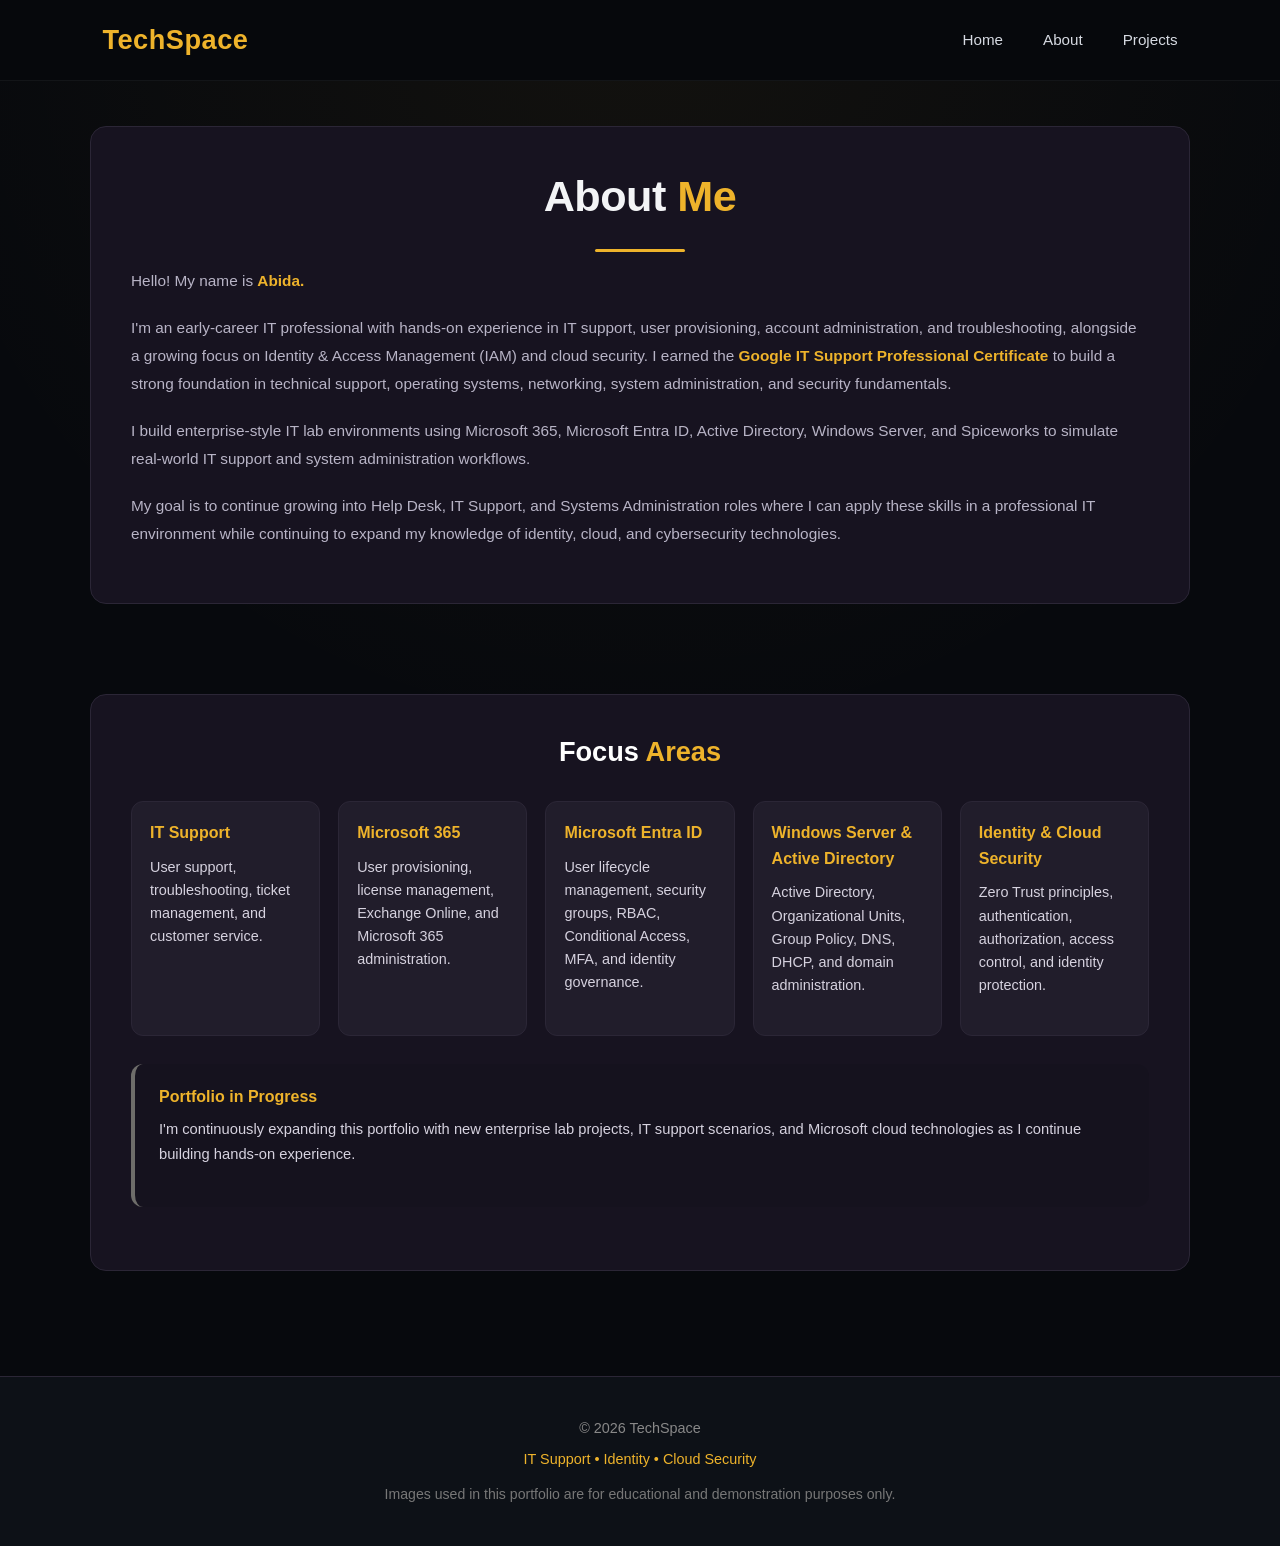
<file: about.html>
<!DOCTYPE html>
<html lang="en">

<head>
  <meta charset="UTF-8">
  <meta name="viewport" content="width=device-width, initial-scale=1.0">
  <link rel="stylesheet" href="./css/style.css">
</head>

<body>

  <nav class="navbar">

    <a href="index.html" class="logo">TechSpace</a>

    <button class="menu-toggle" id="menu-toggle">
      ☰
    </button>

    <ul id="nav-links">
      <li><a href="index.html">home</a></li>
      <li><a href="about.html">about</a></li>
      <li><a href="projects.html">projects</a></li>
    </ul>

  </nav>


  <section class="project-section">

    <h1 class="project-title"> About <span class="gold-text">Me</span></h1>
    <p>
      Hello! My name is <span class="gold-text"><strong>Abida.</strong></span> </p>


    <p>
    I'm an early-career IT professional with hands-on experience in IT support,
    user provisioning, account administration, and troubleshooting, alongside a
    growing focus on Identity & Access Management (IAM) and cloud security.
    I earned the <span class="gold-text"><strong>Google IT Support Professional Certificate</strong></span> to
    build a strong foundation in technical support, operating systems,
    networking, system administration, and security fundamentals.
</p>

    <p>
      I build enterprise-style IT lab environments using Microsoft 365,
      Microsoft Entra ID, Active Directory, Windows Server, and Spiceworks
      to simulate real-world IT support and system administration workflows.
    </p>

    <p>

      My goal is to continue growing into Help Desk, IT Support, and Systems Administration roles where I can apply
      these skills in a professional IT environment while continuing to expand my knowledge of identity, cloud, and
      cybersecurity technologies.

    </p>

  </section>


    <section class="project-section">

      <h2>Focus <span class="gold-text">Areas</span></h2>

      <div class="role-grid">

  <div class="role-card">
    <h4>IT Support</h4>
    <p>User support, troubleshooting, ticket management, and customer service.</p>
  </div>

  <div class="role-card">
    <h4>Microsoft 365</h4>
    <p>User provisioning, license management, Exchange Online, and Microsoft 365 administration.</p>
  </div>

  <div class="role-card">
    <h4>Microsoft Entra ID</h4>
    <p>User lifecycle management, security groups, RBAC, Conditional Access, MFA, and identity governance.</p>
  </div>

  <div class="role-card">
    <h4>Windows Server & Active Directory</h4>
    <p>Active Directory, Organizational Units, Group Policy, DNS, DHCP, and domain administration.</p>
  </div>

  <div class="role-card">
    <h4>Identity & Cloud Security</h4>
    <p>Zero Trust principles, authentication, authorization, access control, and identity protection.</p>
  </div>


</div>

<div class="safe-deployment-note">
  <h4>Portfolio in Progress</h4>
  <p>
    I'm continuously expanding this portfolio with new enterprise lab projects,
    IT support scenarios, and Microsoft cloud technologies as I continue building
    hands-on experience.
  </p>
</div>
    </section>




    <footer class="site-footer">
      <p>© 2026 TechSpace</p>
      <p class="footer-sub">IT Support • Identity • Cloud Security</p>
      <p class="site-disclaimer">
        Images used in this portfolio are for educational and demonstration purposes only.
      </p>
    </footer>


    <div id="lightbox" class="lightbox">
      <span class="lightbox-close">&times;</span>
      <img class="lightbox-content" id="lightbox-img">
    </div>

    <script src="./js/script.js"></script>
</body>
</file>
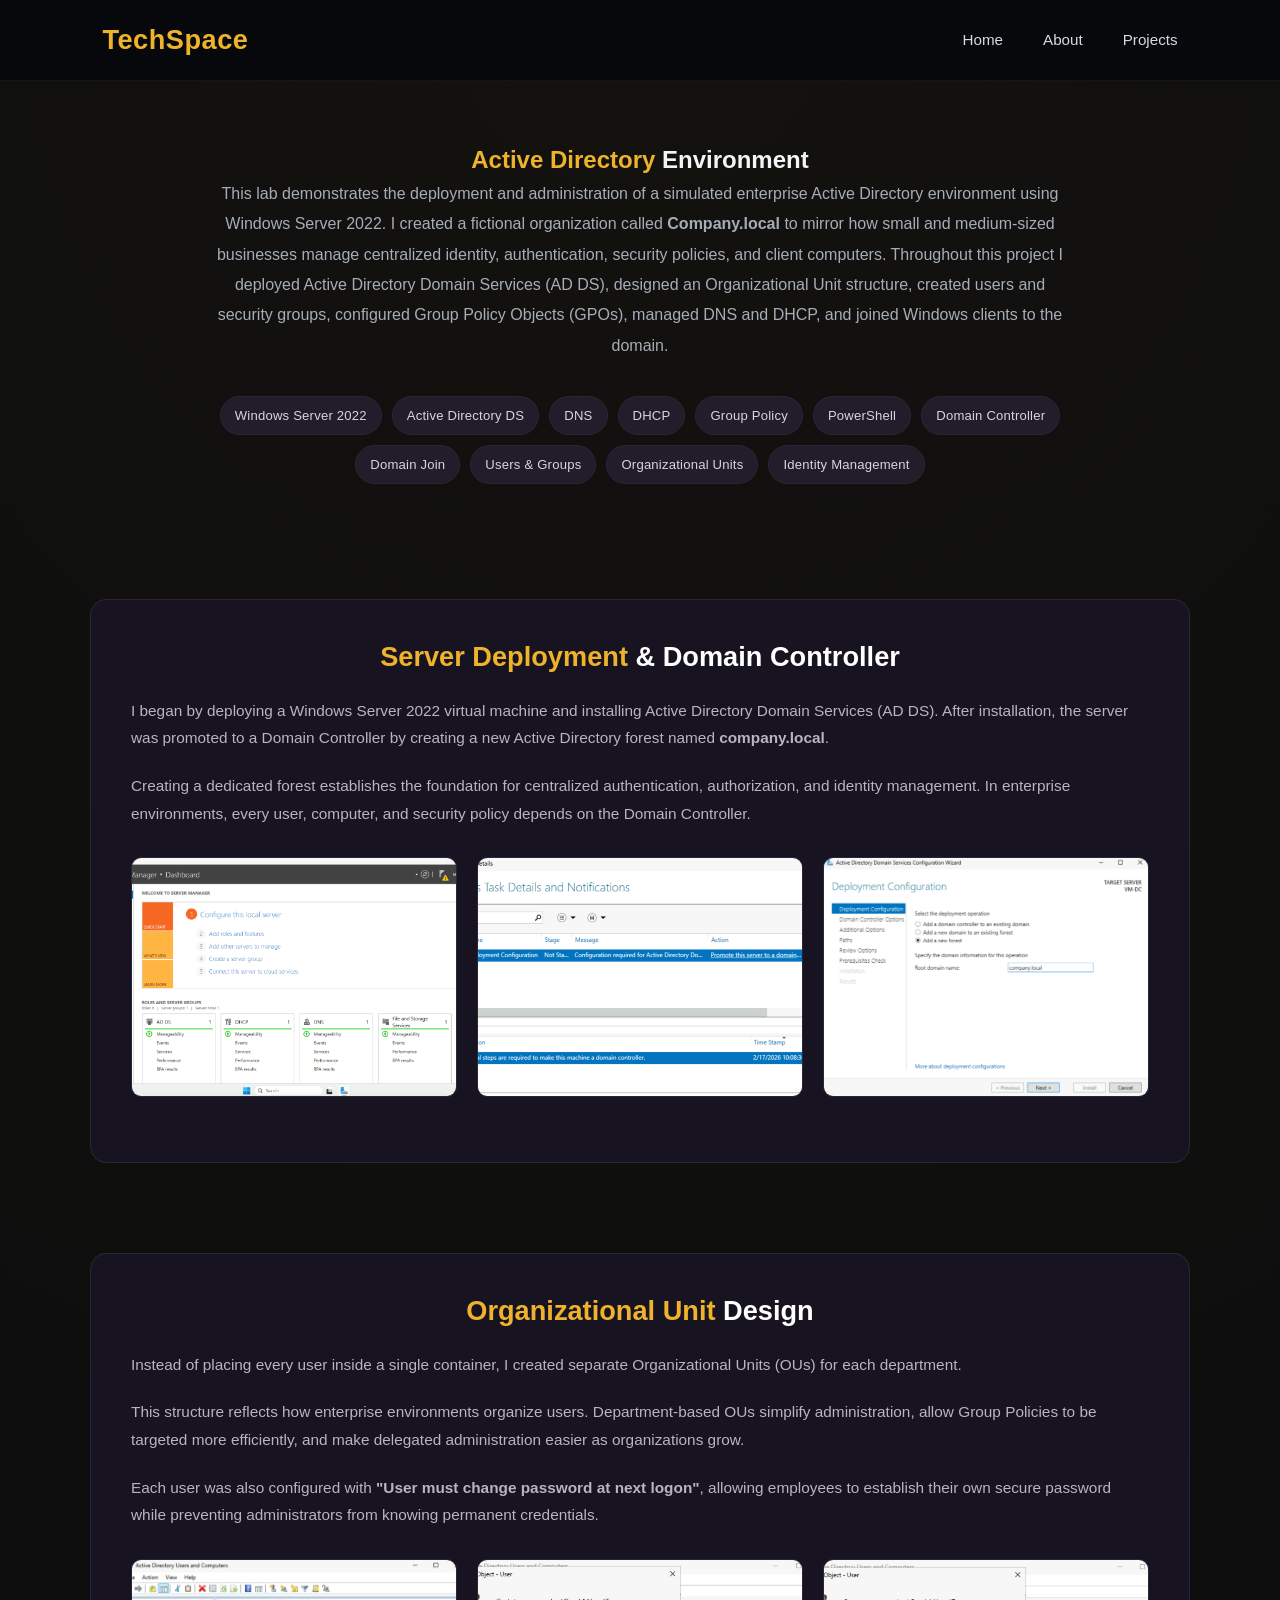
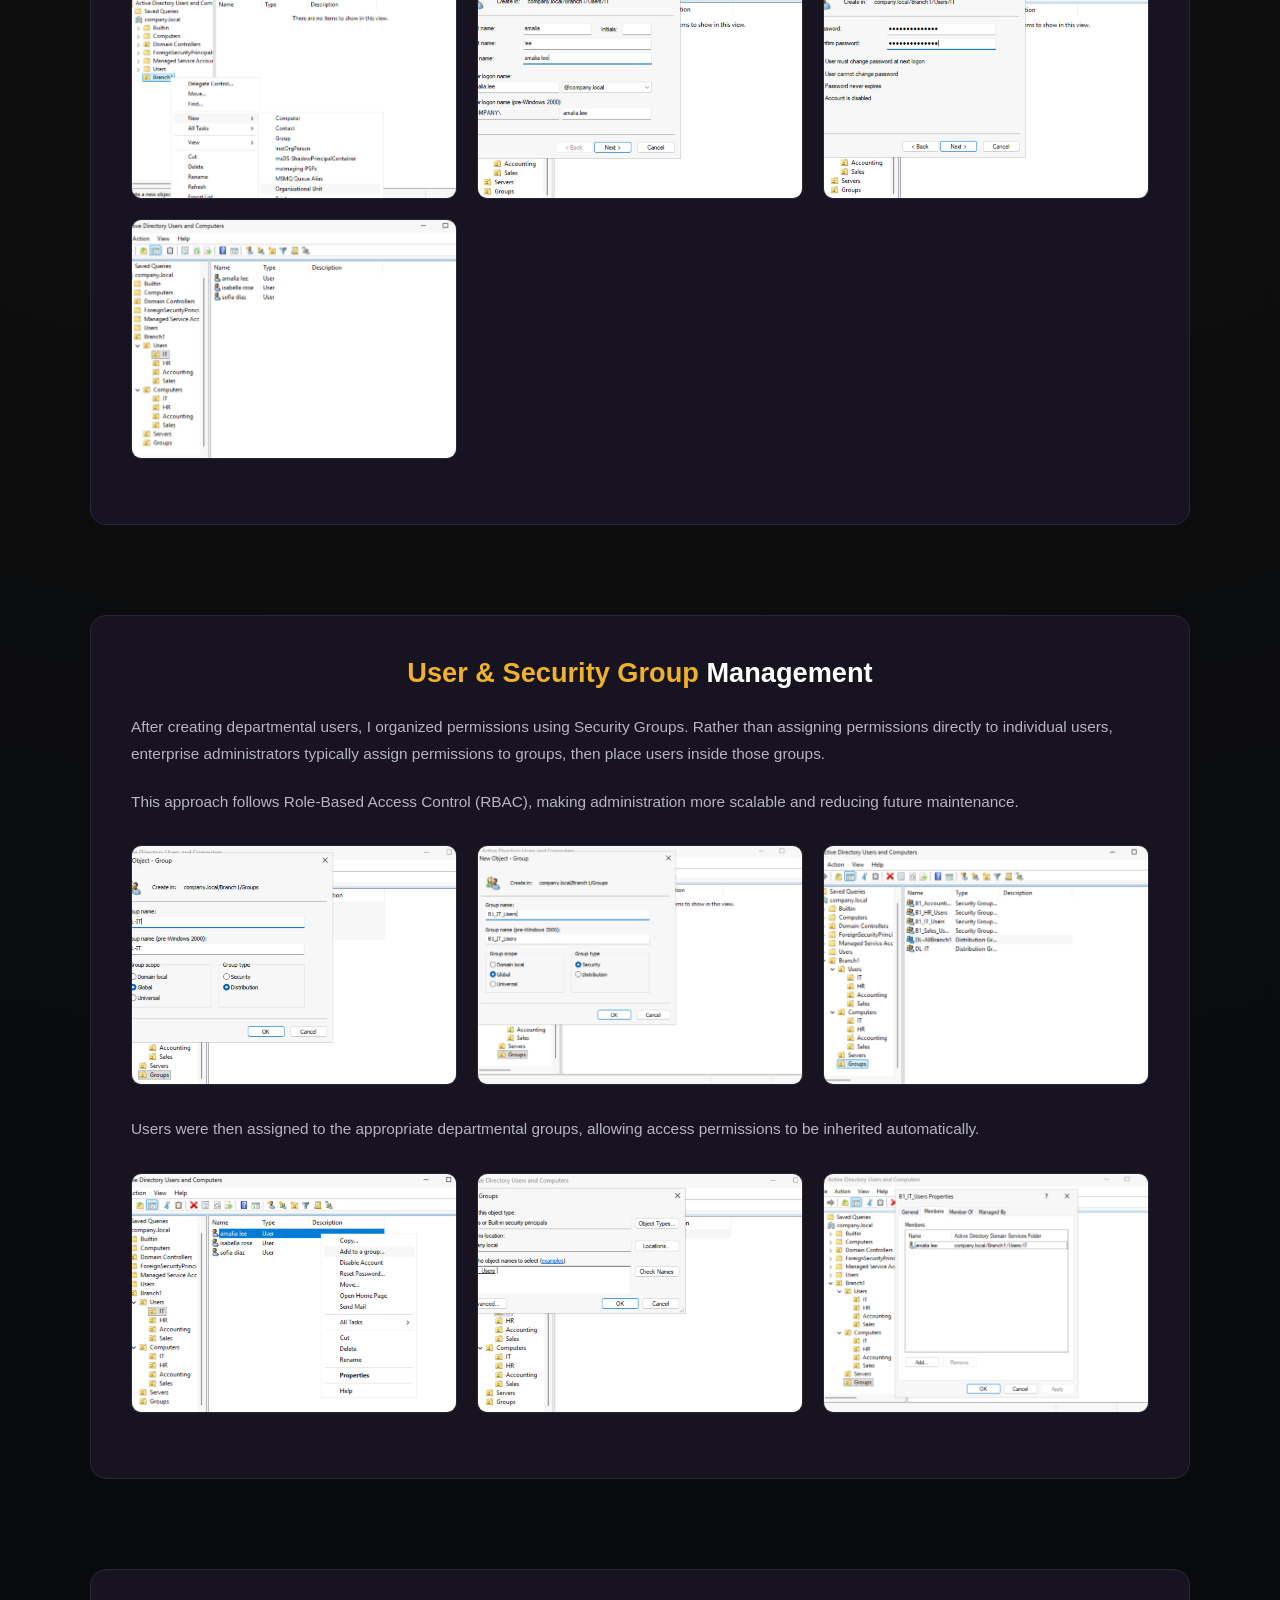
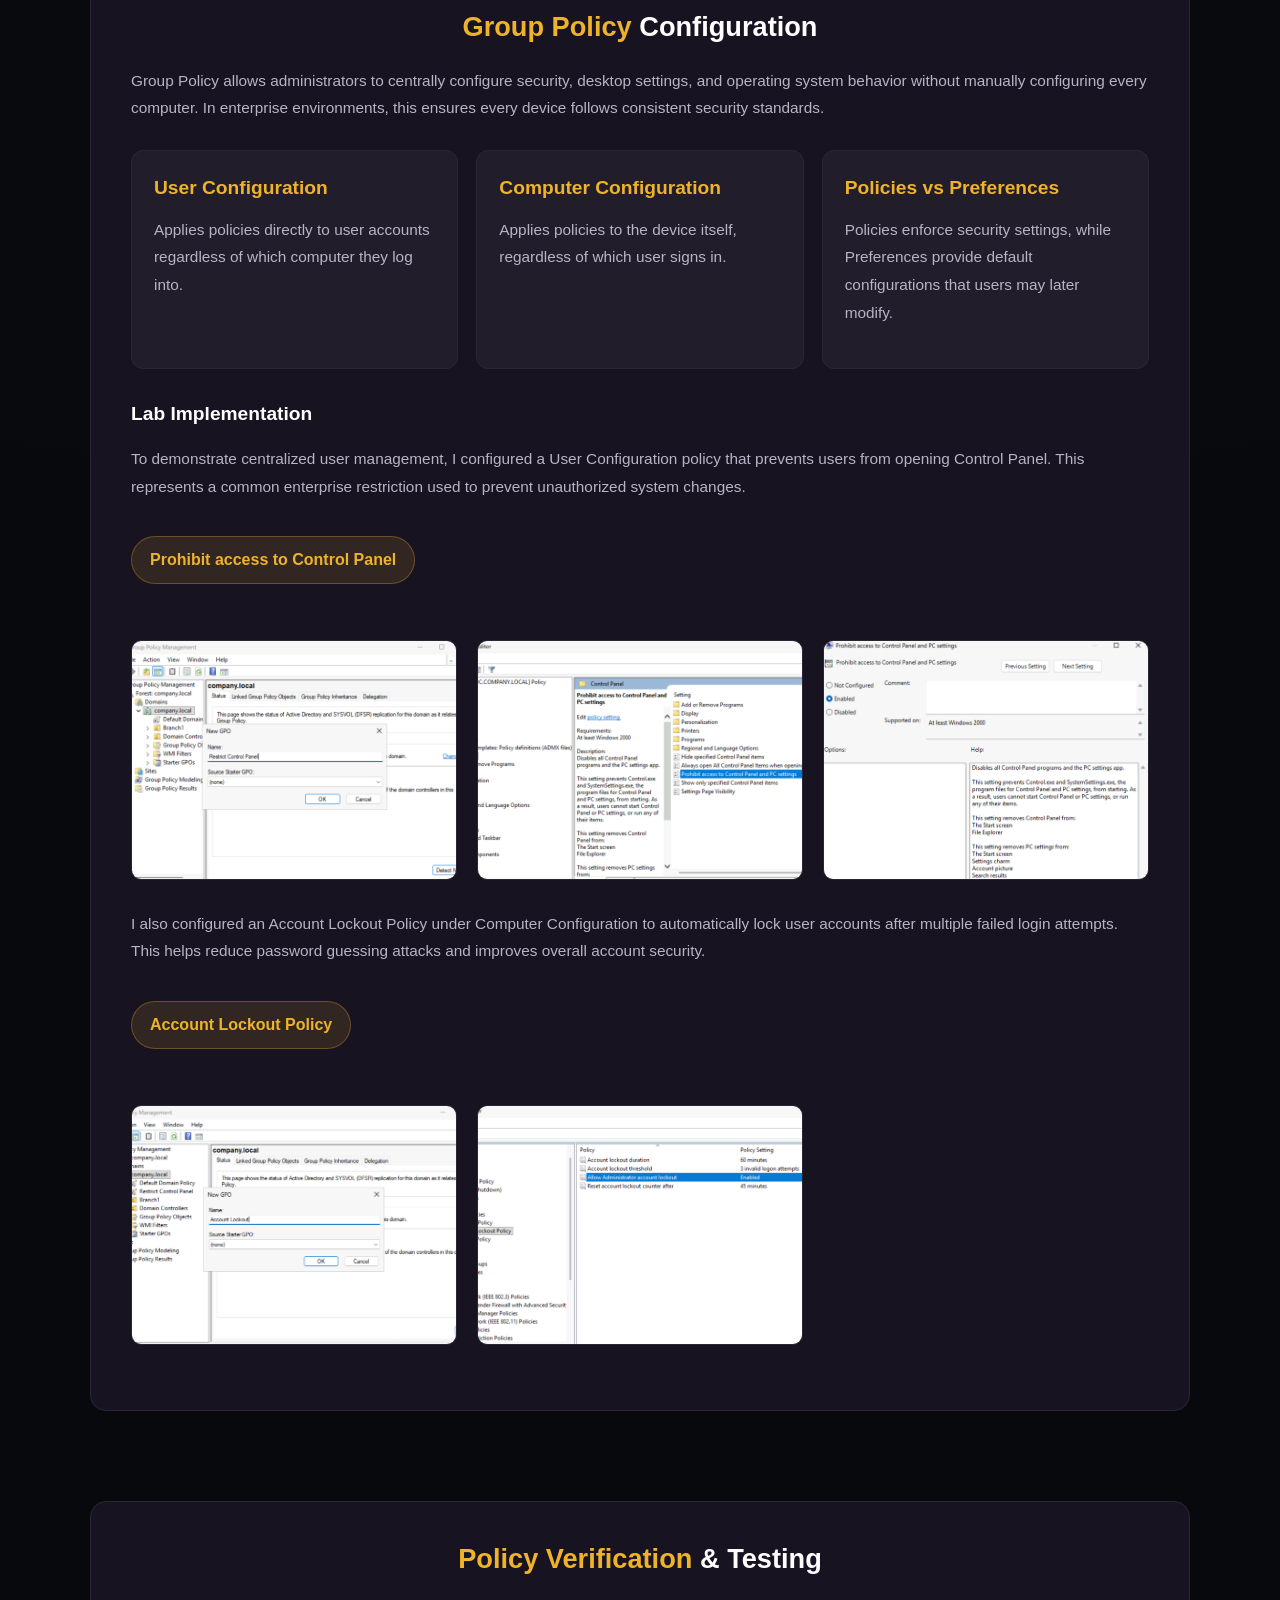
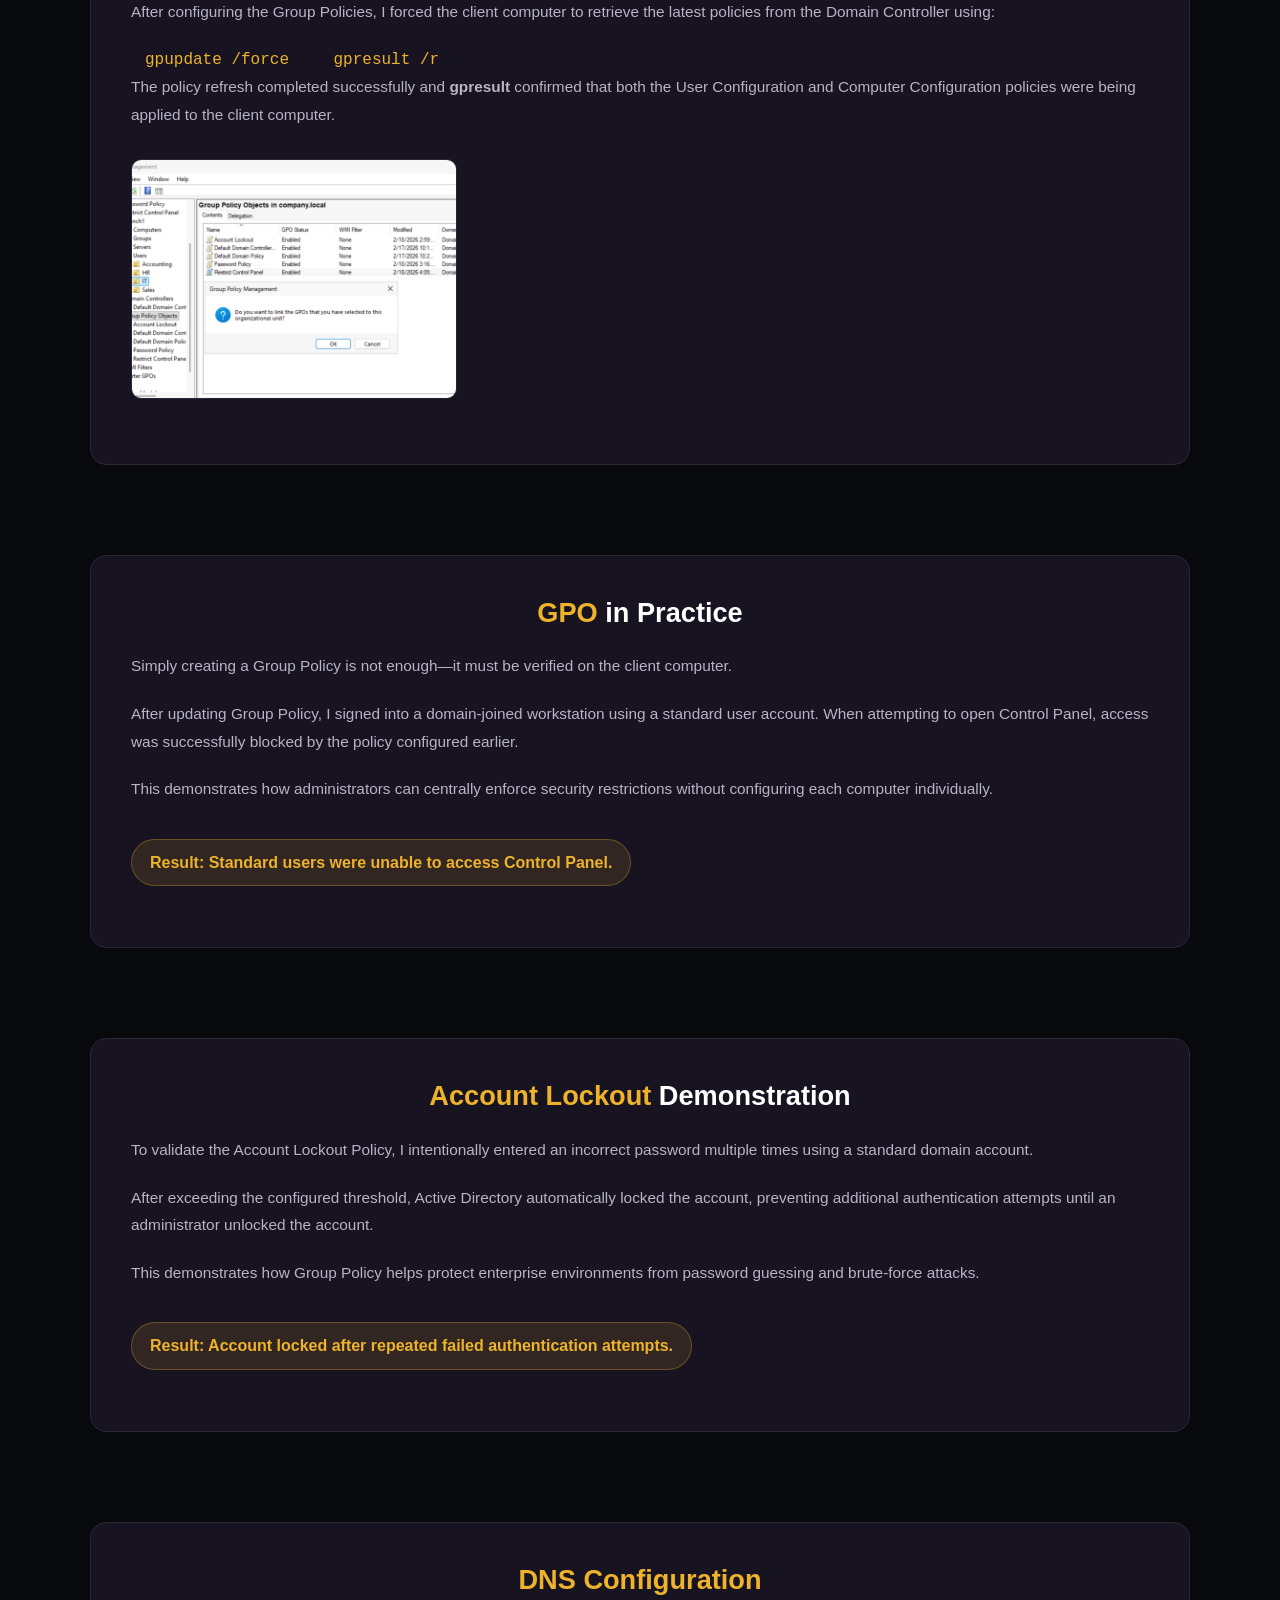
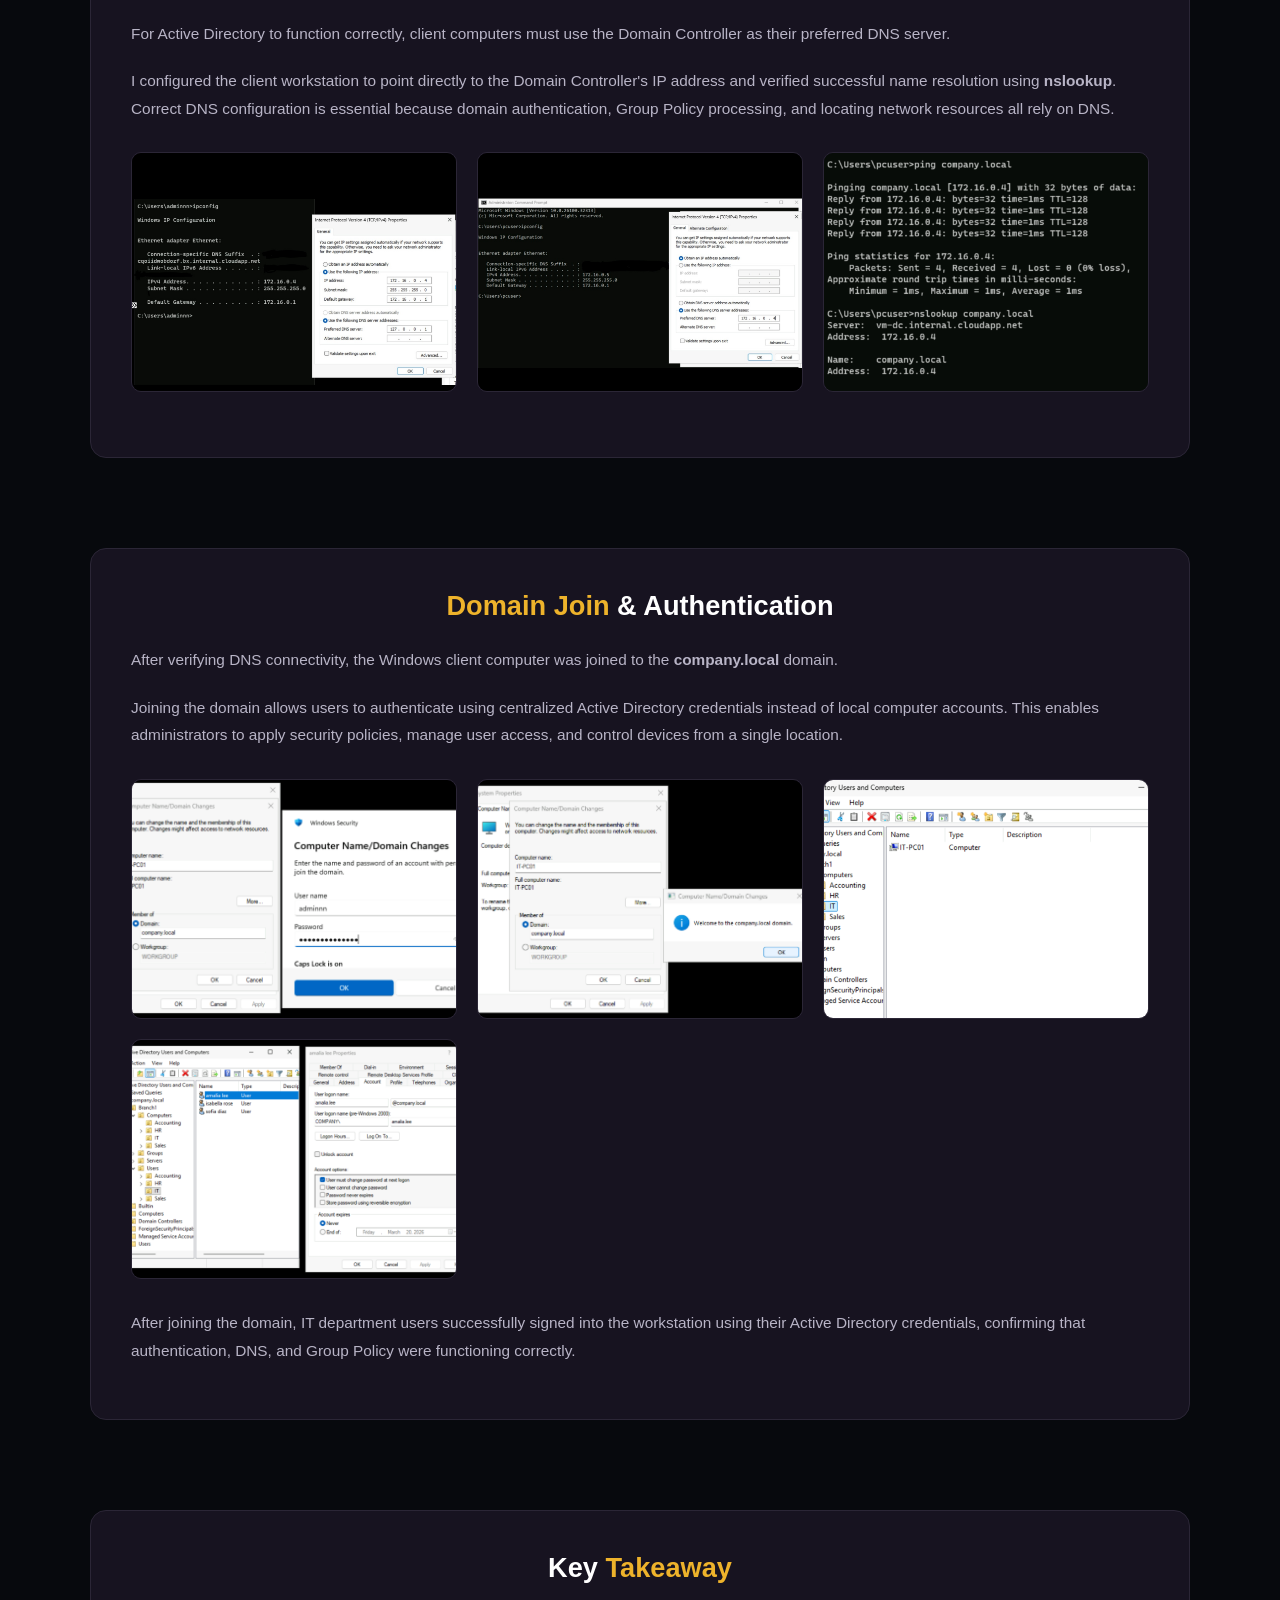
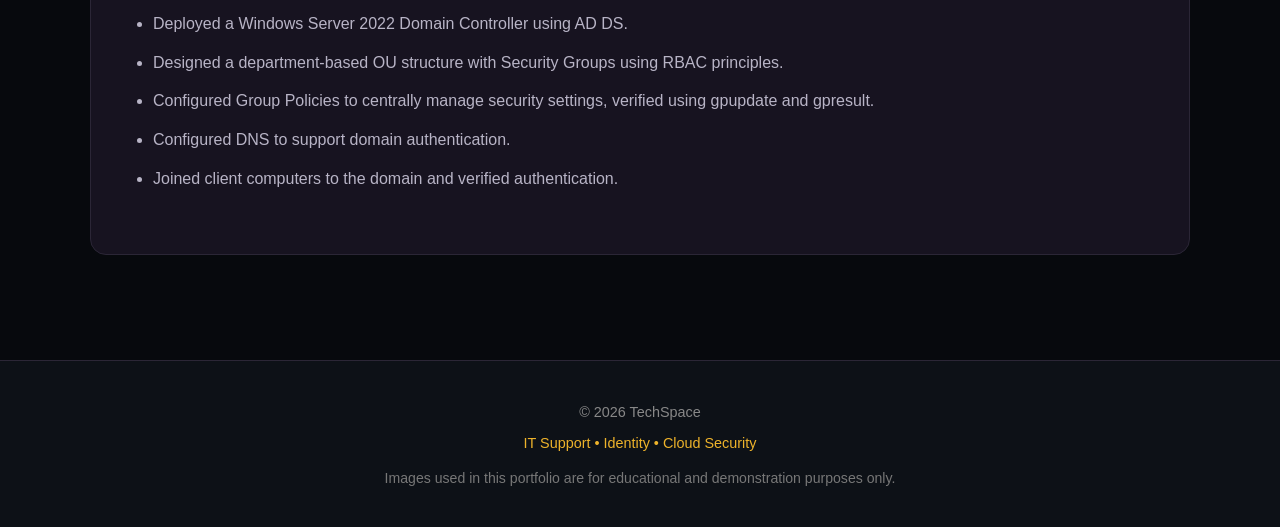
<file: ad.html>
<!DOCTYPE html>
<html lang="en">

<head>

    <meta charset="UTF-8">
    <meta name="viewport" content="width=device-width, initial-scale=1.0">

    <title>Active Directory Lab | Tech Space</title>

    <link rel="stylesheet" href="./css/style.css">

</head>

<body>

<nav class="navbar">

    <a href="index.html" class="logo">TechSpace</a>

    <button class="menu-toggle" id="menu-toggle">
        ☰
    </button>

    <ul id="nav-links">
        <li><a href="index.html">home</a></li>
        <li><a href="about.html">about</a></li>
        <li><a href="projects.html">projects</a></li>
    </ul>

</nav>


<!-- INTRO -->

<section class="project-container">

<h1><span class="gold-text">Active Directory</span> Environment</h1>


<p class="project-intro">

This lab demonstrates the deployment and administration of a simulated enterprise
Active Directory environment using Windows Server 2022.

I created a fictional organization called <strong>Company.local</strong> to mirror how
small and medium-sized businesses manage centralized identity, authentication,
security policies, and client computers.

Throughout this project I deployed Active Directory Domain Services (AD DS),
designed an Organizational Unit structure, created users and security groups,
configured Group Policy Objects (GPOs), managed DNS and DHCP,
and joined Windows clients to the domain.

</p>


        <div class="tech-stack">

<span>Windows Server 2022</span>
<span>Active Directory DS</span>
<span>DNS</span>
<span>DHCP</span>
<span>Group Policy</span>
<span>PowerShell</span>
<span>Domain Controller</span>
<span>Domain Join</span>
<span>Users & Groups</span>
<span>Organizational Units</span>
<span>Identity Management</span>

</div>

</section>


<!-- SECTION 1 -->

<section class="project-section">

<h2><span class="gold-text">Server Deployment</span> & Domain Controller</h2>

<p>

I began by deploying a Windows Server 2022 virtual machine and installing
Active Directory Domain Services (AD DS). After installation, the server
was promoted to a Domain Controller by creating a new Active Directory forest
named <strong>company.local</strong>.

</p>

<p>

Creating a dedicated forest establishes the foundation for centralized
authentication, authorization, and identity management. In enterprise
environments, every user, computer, and security policy depends on
the Domain Controller.

</p>

<div class="lab-gallery">

<img src="./AD pics/1.png" alt="Windows Server">

<img src="./AD pics/2.png" alt="Install AD DS">

<img src="./AD pics/3.png" alt="Domain Controller">

</div>

</section>



<!-- SECTION 2 -->

<section class="project-section">

<h2><span class="gold-text">Organizational Unit</span> Design</h2>

<p>

Instead of placing every user inside a single container,
I created separate Organizational Units (OUs) for each department.

</p>

<p>

This structure reflects how enterprise environments organize users.
Department-based OUs simplify administration, allow Group Policies to
be targeted more efficiently, and make delegated administration easier
as organizations grow.

</p>

<p>

Each user was also configured with
<strong>"User must change password at next logon"</strong>,
allowing employees to establish their own secure password while preventing
administrators from knowing permanent credentials.

</p>

<div class="lab-gallery">

<img src="./AD pics/5.png">

<img src="./AD pics/6.png">

<img src="./AD pics/7.png">

<img src="./AD pics/8.png">

</div>

</section>



<!-- SECTION 3 -->

<section class="project-section">

<h2><span class="gold-text">User & Security Group</span> Management</h2>
<p>

After creating departmental users,
I organized permissions using Security Groups.

Rather than assigning permissions directly to individual users,
enterprise administrators typically assign permissions to groups,
then place users inside those groups.

</p>

<p>

This approach follows Role-Based Access Control (RBAC),
making administration more scalable and reducing future maintenance.

</p>

<div class="lab-gallery">

<img src="./AD pics/10.png">

<img src="./AD pics/11.png">

<img src="./AD pics/12.png">

</div>

<p>

Users were then assigned to the appropriate departmental groups,
allowing access permissions to be inherited automatically.

</p>

<div class="lab-gallery">

<img src="./AD pics/13.png">

<img src="./AD pics/14.png">

<img src="./AD pics/15.png">

</div>

</section>



<!-- SECTION 4 -->

<section class="project-section">

<h2><span class="gold-text">Group Policy</span> Configuration</h2>
<p>

Group Policy allows administrators to centrally configure security,
desktop settings, and operating system behavior without manually
configuring every computer.

In enterprise environments,
this ensures every device follows consistent security standards.

</p>


<div class="membership-grid">

<div class="membership-box">

<h3>User Configuration</h3>

<p>

Applies policies directly to user accounts regardless of which
computer they log into.

</p>

</div>


<div class="membership-box">

<h3>Computer Configuration</h3>

<p>

Applies policies to the device itself,
regardless of which user signs in.

</p>

</div>


<div class="membership-box">

<h3>Policies vs Preferences</h3>

<p>

Policies enforce security settings,
while Preferences provide default configurations
that users may later modify.

</p>

</div>

</div>



<h3>Lab Implementation</h3>

<p>

To demonstrate centralized user management,
I configured a User Configuration policy
that prevents users from opening Control Panel.

This represents a common enterprise restriction
used to prevent unauthorized system changes.

</p>

<div class="gpo-highlight">

Prohibit access to Control Panel

</div>

<div class="lab-gallery">

<img src="./AD pics/19.png">

<img src="./AD pics/20.png">

<img src="./AD pics/21.png">

</div>



<p>

I also configured an Account Lockout Policy
under Computer Configuration to automatically
lock user accounts after multiple failed login attempts.

This helps reduce password guessing attacks
and improves overall account security.

</p>

<div class="gpo-highlight">

Account Lockout Policy

</div>

<div class="lab-gallery">

<img src="./AD pics/22.png">

<img src="./AD pics/23.png">

</div>

</section>

<!-- POLICY VERIFICATION -->

<section class="project-section">

<h2><span class="gold-text">Policy Verification</span> & Testing</h2>

    <p>

        After configuring the Group Policies, I forced the client computer to
        retrieve the latest policies from the Domain Controller using:

    </p>

    <div class="code-block">

        <code>gpupdate /force</code>
        <code>gpresult /r</code>

    </div>

    <p>

        The policy refresh completed successfully and <strong>gpresult</strong>
        confirmed that both the User Configuration and Computer Configuration
        policies were being applied to the client computer.

    </p>

    <div class="lab-gallery">

        <img src="./AD pics/244.png" alt="gpresult Output">

    </div>

</section>



<!-- GPO RESULTS -->

<section class="project-section">

<h2><span class="gold-text">GPO</span> in Practice</h2>

    <p>

        Simply creating a Group Policy is not enough—it must be verified on the
        client computer.

    </p>

    <p>

        After updating Group Policy, I signed into a domain-joined workstation
        using a standard user account. When attempting to open Control Panel,
        access was successfully blocked by the policy configured earlier.

    </p>

    <p>

        This demonstrates how administrators can centrally enforce security
        restrictions without configuring each computer individually.

    </p>

    <!-- Replace with screenshots if you have them -->
    <div class="gpo-highlight">

        Result: Standard users were unable to access Control Panel.

    </div>

</section>



<!-- ACCOUNT LOCKOUT -->

<section class="project-section">

    <h2><span>Account Lockout</span> Demonstration</h2>

    <p>

        To validate the Account Lockout Policy, I intentionally entered an
        incorrect password multiple times using a standard domain account.

    </p>

    <p>

        After exceeding the configured threshold, Active Directory automatically
        locked the account, preventing additional authentication attempts until
        an administrator unlocked the account.

    </p>

    <p>

        This demonstrates how Group Policy helps protect enterprise environments
        from password guessing and brute-force attacks.

    </p>

    <div class="gpo-highlight">

        Result: Account locked after repeated failed authentication attempts.

    </div>

    <!-- Add screenshots later if available -->

</section>



<!-- DNS -->

<section class="project-section">

<h2><span class="gold-text">DNS Configuration</span></h2>

<p>

For Active Directory to function correctly, client computers must use the
Domain Controller as their preferred DNS server.

</p>

<p>

I configured the client workstation to point directly to the Domain
Controller's IP address and verified successful name resolution using
<strong>nslookup</strong>.

Correct DNS configuration is essential because domain authentication,
Group Policy processing, and locating network resources all rely on DNS.

</p>

<div class="lab-gallery">

<img src="./AD pics/26.jpg">

<img src="./AD pics/27.jpg">

<img src="./AD pics/28.png">

</div>

</section>



<!-- DOMAIN JOIN -->

<section class="project-section">

<h2><span class="gold-text">Domain Join</span> & Authentication</h2>

<p>

After verifying DNS connectivity,
the Windows client computer was joined to the
<strong>company.local</strong> domain.

</p>

<p>

Joining the domain allows users to authenticate using centralized
Active Directory credentials instead of local computer accounts.

This enables administrators to apply security policies,
manage user access,
and control devices from a single location.

</p>

<div class="lab-gallery">

<img src="./AD pics/30.png">

<img src="./AD pics/31.png">

<img src="./AD pics/32.png">

<img src="./AD pics/33.png">

</div>

<p>

After joining the domain,
IT department users successfully signed into the workstation
using their Active Directory credentials,
confirming that authentication,
DNS,
and Group Policy were functioning correctly.

</p>

</section>



<!-- SUMMARY -->

<section class="project-section">

    <h2>Key <span class="gold-text">Takeaway</span></h2>


    <ul class="bullet-list">

    <li>Deployed a Windows Server 2022 Domain Controller using AD DS.</li>
    <li>Designed a department-based OU structure with Security Groups using RBAC principles.</li>
    <li>Configured Group Policies to centrally manage security settings, verified using gpupdate and gpresult.</li>
    <li>Configured DNS to support domain authentication.</li>
    <li>Joined client computers to the domain and verified authentication.</li>

</ul>
</section>



  <footer class="site-footer">
    <p>© 2026 TechSpace</p>
    <p class="footer-sub">IT Support • Identity • Cloud Security</p>
    <p class="site-disclaimer">
        Images used in this portfolio are for educational and demonstration purposes only.
    </p>
</footer>


    <div id="lightbox" class="lightbox">
        <span class="lightbox-close">&times;</span>
        <img class="lightbox-content" id="lightbox-img">
    </div>

    <script src="./js/script.js"></script>
</body>
</file>
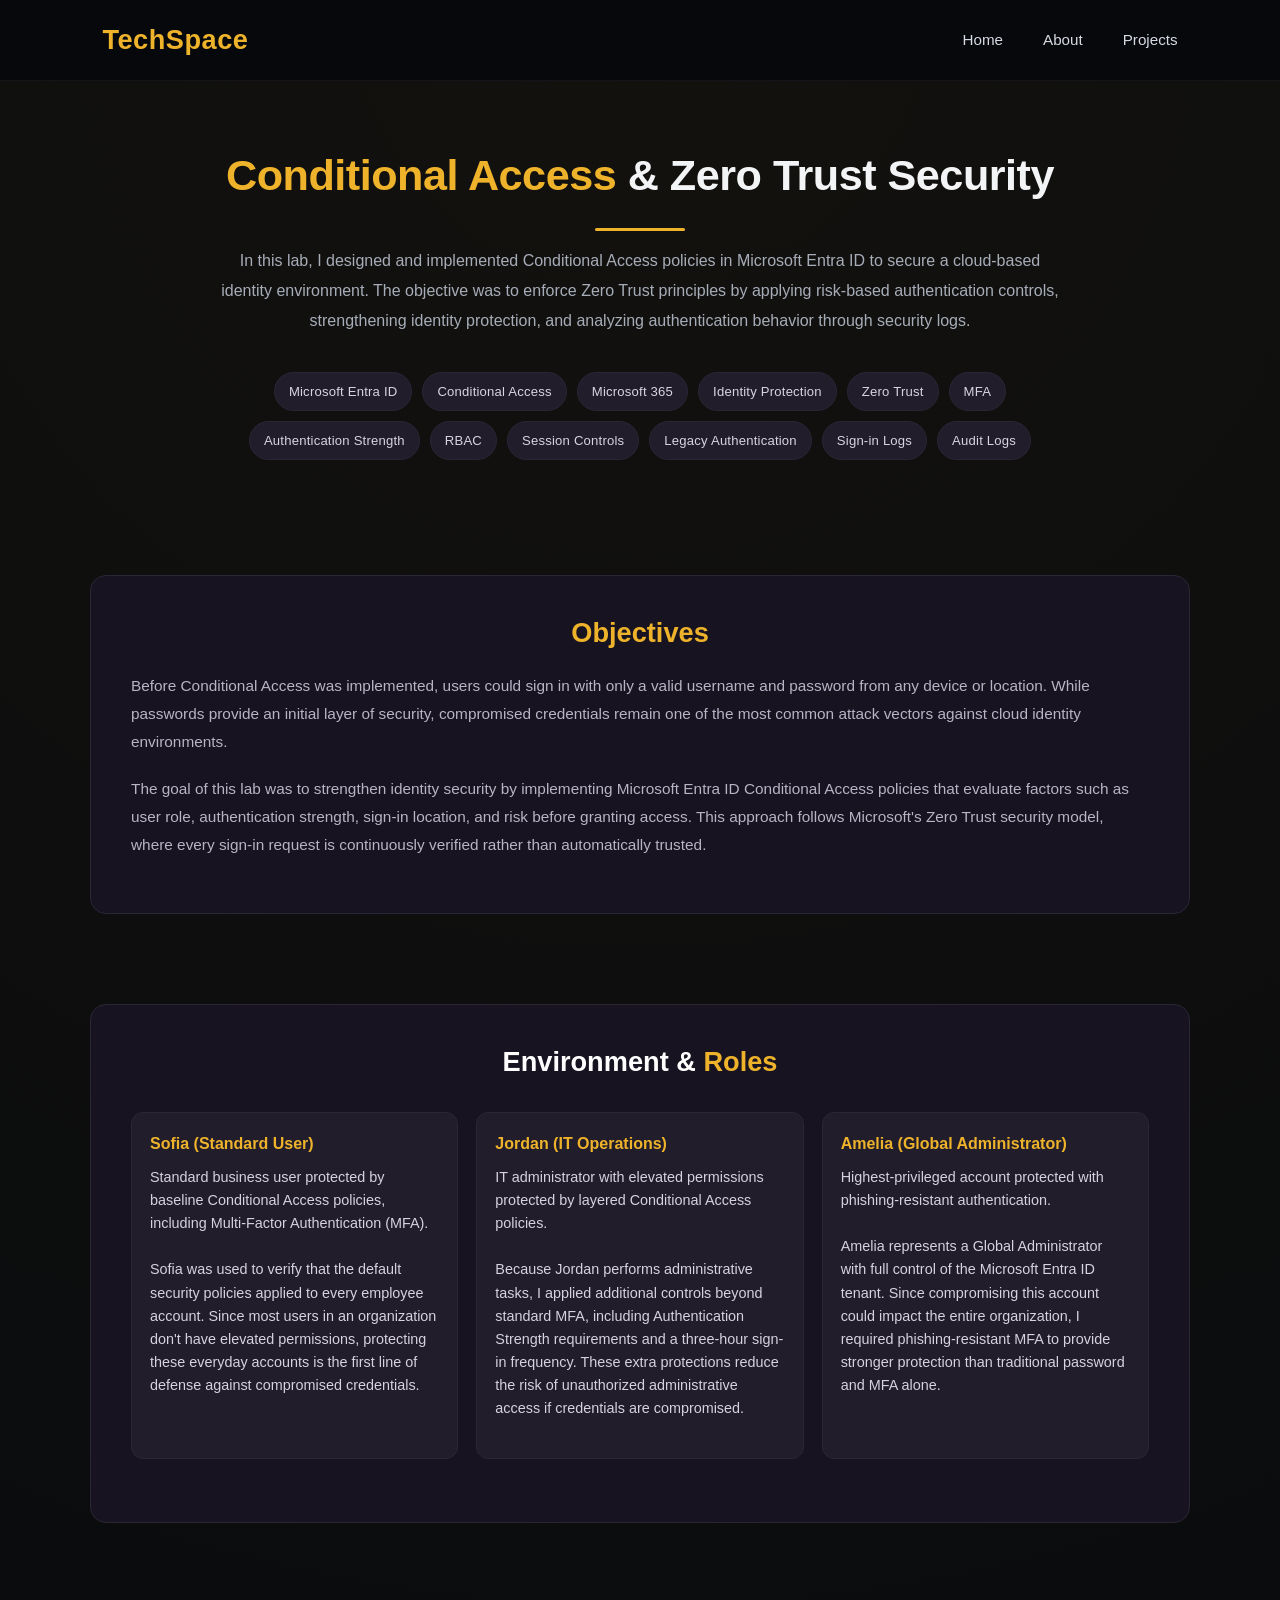
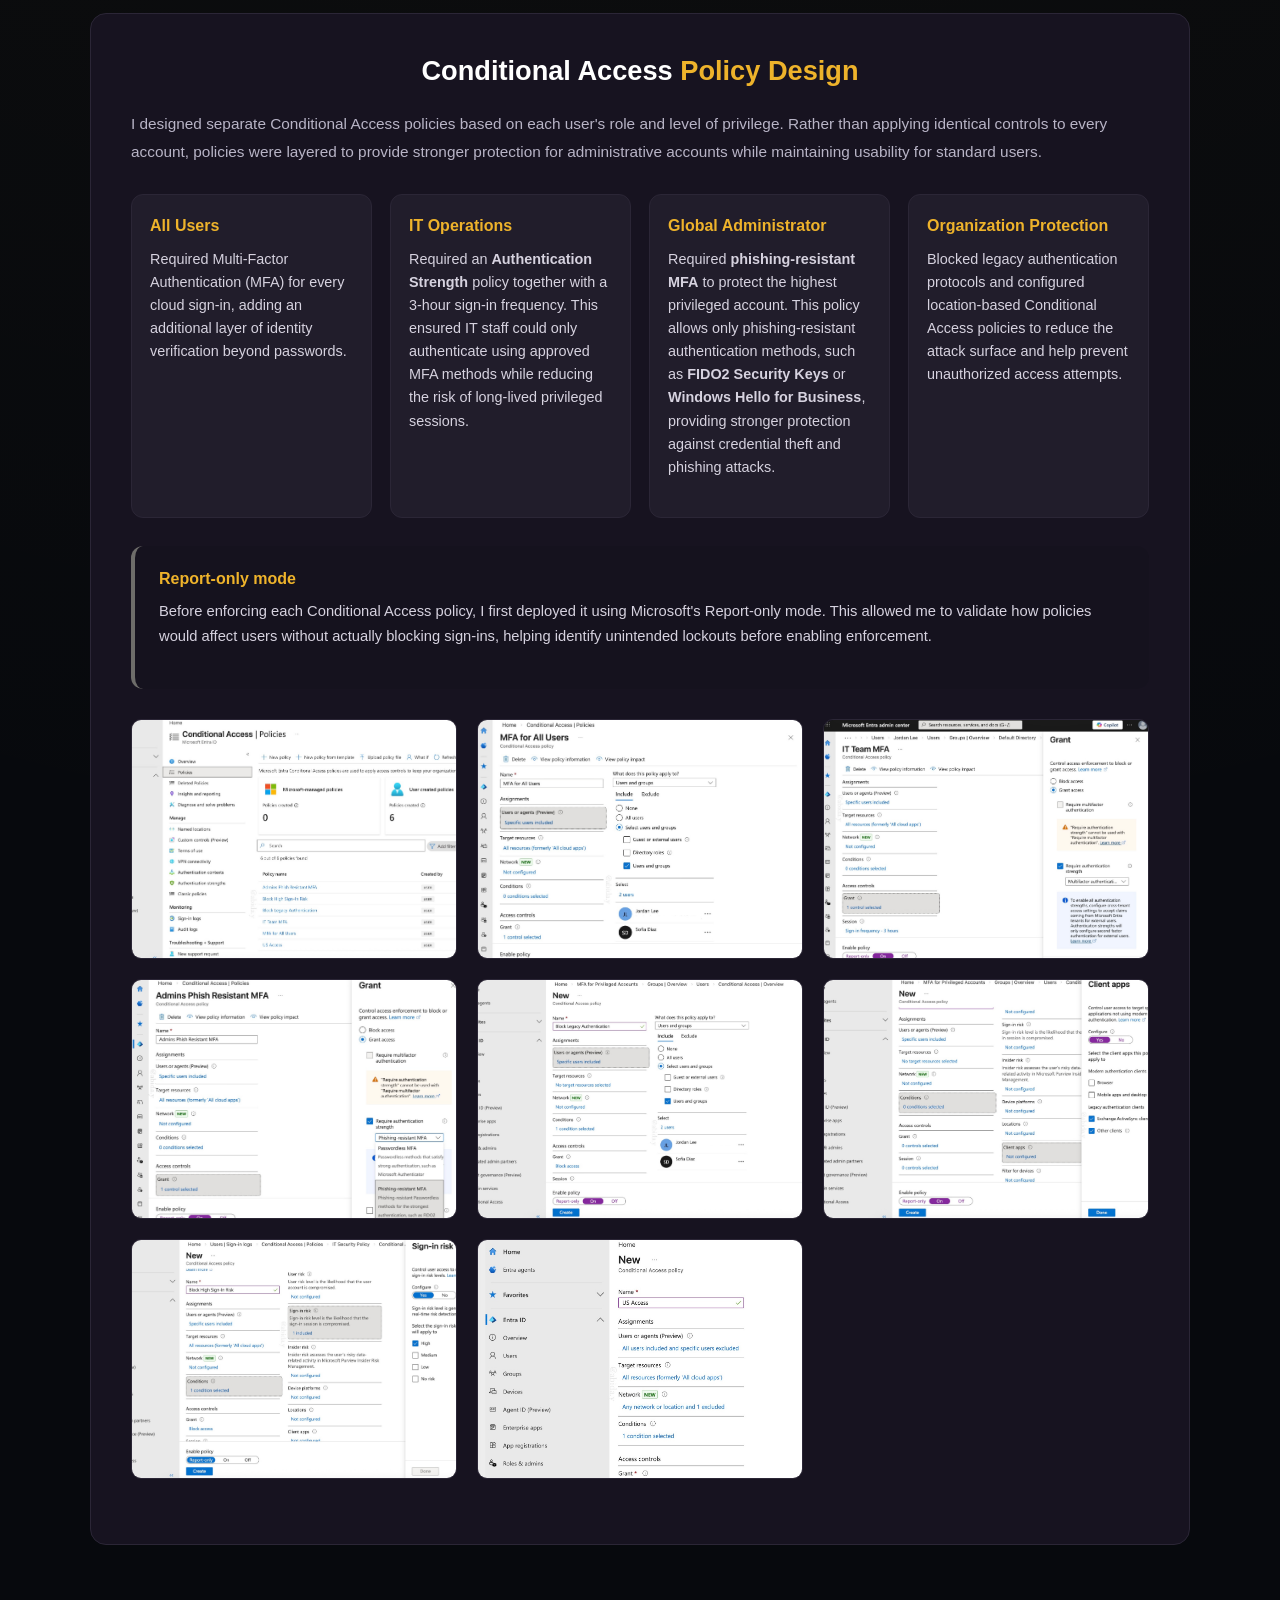
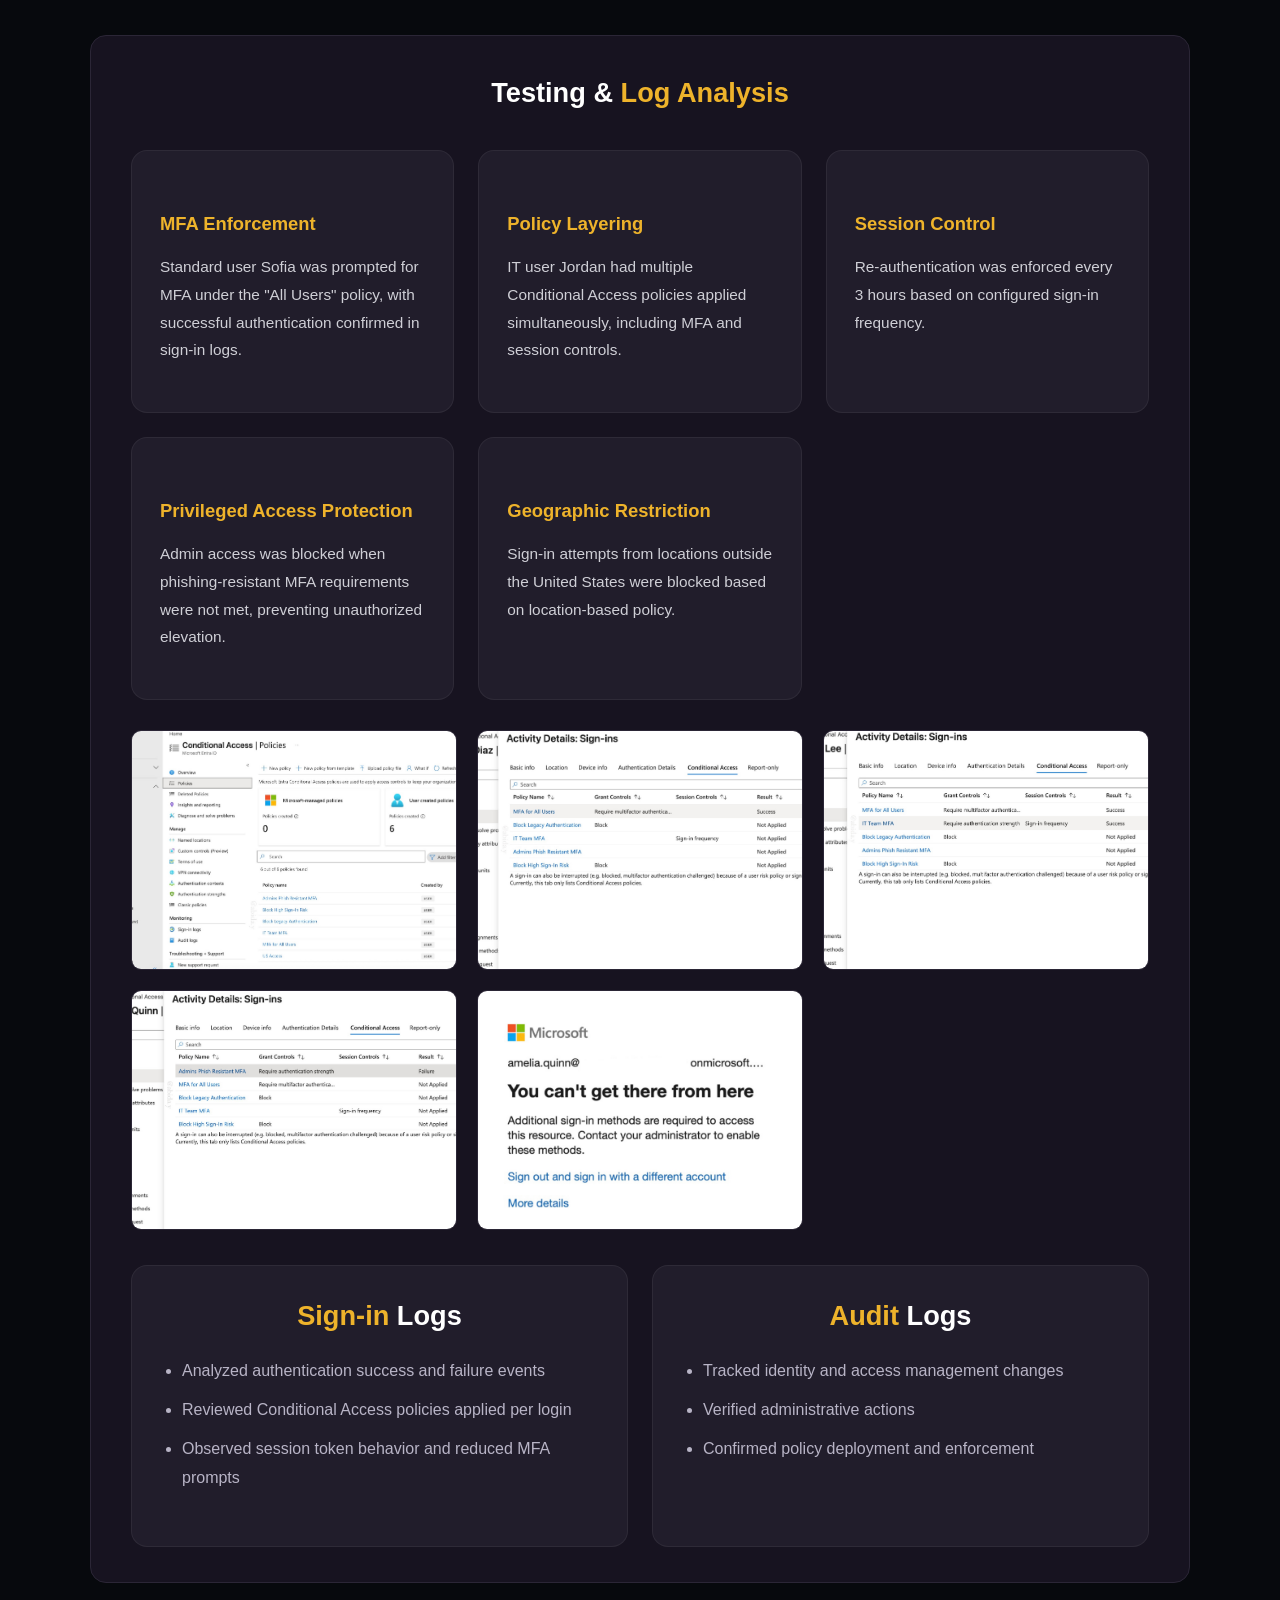
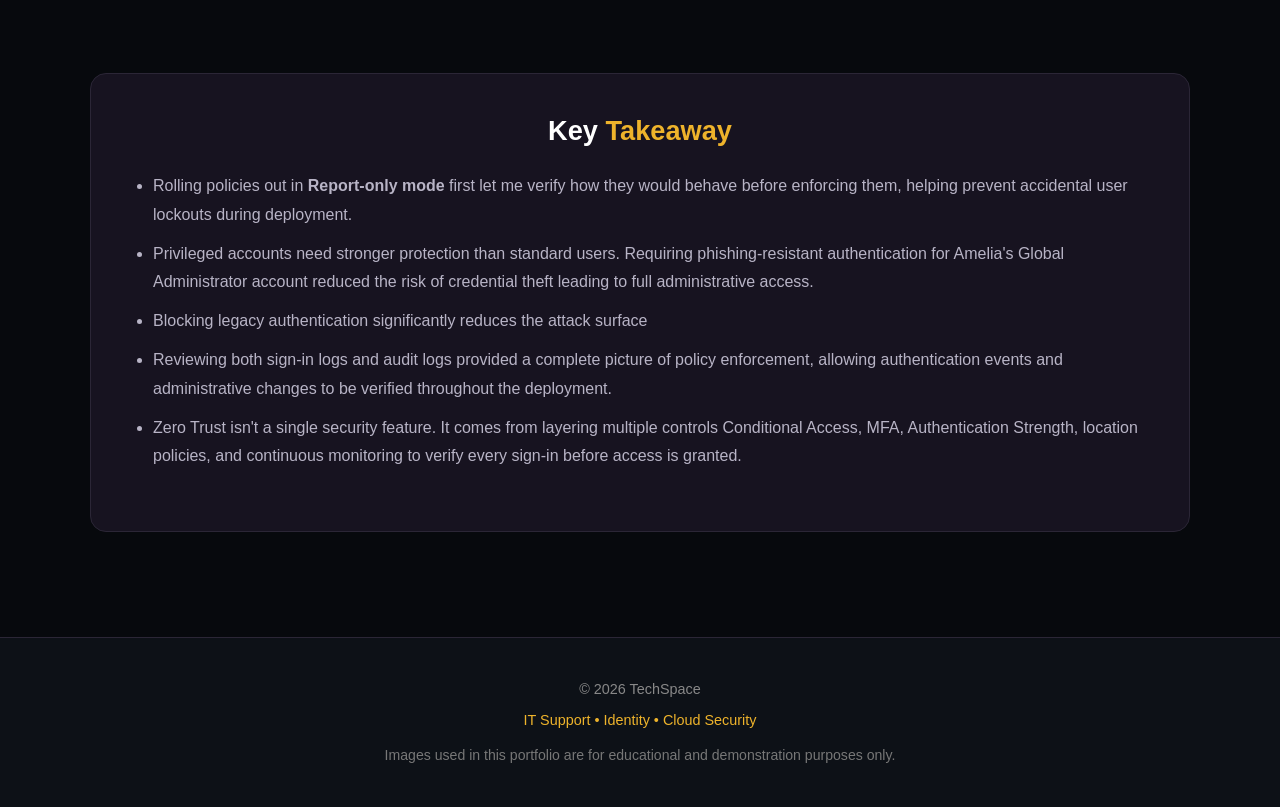
<file: conditional-access.html>
<!DOCTYPE html>
<html lang="en">

<head>
  <meta charset="UTF-8">
  <meta name="viewport" content="width=device-width, initial-scale=1.0">
  <title>welcome to my tech space</title>
  <link rel="stylesheet" href="./css/style.css">
</head>

<body>


  <nav class="navbar">

    <a href="index.html" class="logo">TechSpace</a>

    <button class="menu-toggle" id="menu-toggle">
        ☰
    </button>

    <ul id="nav-links">
        <li><a href="index.html">home</a></li>
        <li><a href="about.html">about</a></li>
        <li><a href="projects.html">projects</a></li>
    </ul>

</nav>


  <section class="project-container">

<h1 class="project-title">
    <span class="gold-text">Conditional Access</span> & Zero Trust Security
</h1>
    <p class="project-intro">
      In this lab, I designed and implemented Conditional Access policies in Microsoft Entra ID to secure a cloud-based
      identity environment.
      The objective was to enforce Zero Trust principles by applying risk-based authentication controls, strengthening
      identity protection,
      and analyzing authentication behavior through security logs.
    </p>
    <div class="tech-stack">

    <span>Microsoft Entra ID</span>

    <span>Conditional Access</span>

    <span>Microsoft 365</span>

    <span>Identity Protection</span>

    <span>Zero Trust</span>

    <span>MFA</span>

    <span>Authentication Strength</span>

    <span>RBAC</span>

    <span>Session Controls</span>

    <span>Legacy Authentication</span>

    <span>Sign-in Logs</span>

    <span>Audit Logs</span>

</div>

  </section>


  <section class="project-section">

    <h2><span class="gold-text">Objectives</h2>


    <!-- <ul class="bullet-list">
      <li>Design and implement Conditional Access policies based on identity risk and role sensitivity</li>
      <li>Enforce multi-factor authentication (MFA) and advanced authentication strength policies</li>
      <li>Apply Role-Based Access Control (RBAC) and least privilege principles</li>
      <li>Validate authentication flows across different user personas</li>
      <li>Analyze sign-in and audit logs for security monitoring and investigation</li>
    </ul> -->
    <!-- <h2><span>Security</span> Challenge</h2> -->

<p>
  Before Conditional Access was implemented, users could sign in with only a valid
  username and password from any device or location. While passwords provide an
  initial layer of security, compromised credentials remain one of the most common
  attack vectors against cloud identity environments.
</p>

<p>
  The goal of this lab was to strengthen identity security by implementing
  Microsoft Entra ID Conditional Access policies that evaluate factors such as
  user role, authentication strength, sign-in location, and risk before granting
  access. This approach follows Microsoft's Zero Trust security model, where every
  sign-in request is continuously verified rather than automatically trusted.
</p>

  </section>


  <section class="project-section">

<h2>Environment & <span class="gold-text">Roles</span></h2>

    <div class="role-grid">


        <div class="role-card">
  <h4>Sofia (Standard User)</h4>

  <p>
    Standard business user protected by baseline Conditional Access policies,
    including Multi-Factor Authentication (MFA).
    <br><br>
    Sofia was used to verify that the default security policies applied to every
    employee account. Since most users in an organization don't have elevated
    permissions, protecting these everyday accounts is the first line of defense
    against compromised credentials.
  </p>
</div>

<div class="role-card">
  <h4>Jordan (IT Operations)</h4>

  <p>
    IT administrator with elevated permissions protected by layered Conditional
    Access policies.
    <br><br>
    Because Jordan performs administrative tasks, I applied additional controls
    beyond standard MFA, including Authentication Strength requirements and a
    three-hour sign-in frequency. These extra protections reduce the risk of
    unauthorized administrative access if credentials are compromised.
  </p>
</div>

<div class="role-card">
  <h4>Amelia (Global Administrator)</h4>

  <p>
    Highest-privileged account protected with phishing-resistant authentication.
    <br><br>
    Amelia represents a Global Administrator with full control of the Microsoft
    Entra ID tenant. Since compromising this account could impact the entire
    organization, I required phishing-resistant MFA to provide stronger protection
    than traditional password and MFA alone.
  </p>
</div>

  </section>




<section class="project-section">

<h2>Conditional Access <span class="gold-text">Policy Design</span></h2>

    <p>
        I designed separate Conditional Access policies based on each user's role
        and level of privilege. Rather than applying identical controls to every
        account, policies were layered to provide stronger protection for
        administrative accounts while maintaining usability for standard users.
    </p>


        <!-- <div class="role-card">
            <h4>All Users</h4>
            <p>
                Required Multi-Factor Authentication (MFA) for all cloud sign-ins
                to verify user identity beyond a password.
            </p>
        </div>

        <div class="role-card">
            <h4>IT Operations</h4>
            <p>
                Applied MFA together with a 3-hour sign-in frequency to reduce
                the risk of long-lived privileged sessions.
            </p>
        </div>

        <div class="role-card">
            <h4>Privileged Admins</h4>
            <p>
                Required Authentication Strength policies for privileged accounts
                to enforce stronger authentication methods.
            </p>
        </div>

        <div class="role-card">
            <h4>Organization Protection</h4>
            <p>
                Blocked legacy authentication and configured geographic access
                restrictions to reduce the organization's attack surface.
            </p>
        </div>

    </div> -->





    

    <div class="role-grid">

    <div class="role-card">
        <h4>All Users</h4>
        <p>
            Required Multi-Factor Authentication (MFA) for every cloud sign-in,
            adding an additional layer of identity verification beyond passwords.
        </p>
    </div>

    <div class="role-card">
        <h4>IT Operations</h4>
        <p>
            Required an <strong>Authentication Strength</strong> policy together
            with a 3-hour sign-in frequency. This ensured IT staff could only
            authenticate using approved MFA methods while reducing the risk of
            long-lived privileged sessions.
        </p>
    </div>

    <div class="role-card">
        <h4>Global Administrator</h4>
        <p>
            Required <strong>phishing-resistant MFA</strong> to protect the
            highest privileged account. This policy allows only phishing-resistant
            authentication methods, such as <strong>FIDO2 Security Keys</strong>
            or <strong>Windows Hello for Business</strong>, providing stronger
            protection against credential theft and phishing attacks.
        </p>
    </div>

    <div class="role-card">
        <h4>Organization Protection</h4>
        <p>
            Blocked legacy authentication protocols and configured
            location-based Conditional Access policies to reduce the attack
            surface and help prevent unauthorized access attempts.
        </p>
    </div>

    </div>
    

    <div class="safe-deployment-note">
        
    <h4>Report-only mode</h4>
    <p>
        Before enforcing each Conditional Access policy, I first deployed it using Microsoft's
        Report-only mode. This allowed me to validate how policies would affect users without
        actually blocking sign-ins, helping identify unintended lockouts before enabling enforcement.
    </p>
</div>




</div>
    <div class="lab-gallery">

        <img src="./conditional access/0.jpg">
        <img src="./conditional access/1.jpg">
        <img src="./conditional access/2.jpg">
        <img src="./conditional access/3.jpg">
        <img src="./conditional access/4.jpg">
        <img src="./conditional access/5.jpg">
        <img src="./conditional access/6.jpg">
        <img src="./conditional access/6.6.jpg">

    </div>

</section>



<section class="project-section">

<h2>Testing & <span class="gold-text">Log Analysis</span></h2>

    <div class="outcome-grid">

        <div class="outcome-card">
            <h3>MFA Enforcement</h3>
            <p>Standard user Sofia was prompted for MFA under the "All Users" policy, with successful authentication confirmed in sign-in logs.</p>
        </div>

        <div class="outcome-card">
            <h3>Policy Layering</h3>
            <p>IT user Jordan had multiple Conditional Access policies applied simultaneously, including MFA and session controls.</p>
        </div>

        <div class="outcome-card">
            <h3>Session Control</h3>
            <p>Re-authentication was enforced every 3 hours based on configured sign-in frequency.</p>
        </div>

        <div class="outcome-card">
            <h3>Privileged Access Protection</h3>
            <p>Admin access was blocked when phishing-resistant MFA requirements were not met, preventing unauthorized elevation.</p>
        </div>

        <div class="outcome-card">
            <h3>Geographic Restriction</h3>
            <p>Sign-in attempts from locations outside the United States were blocked based on location-based policy.</p>
        </div>

    </div>

    <div class="lab-gallery">
        <img src="./conditional access/0.jpg">
        <img src="./conditional access/7.jpg">
        <img src="./conditional access/8.jpg">
        <img src="./conditional access/9.jpg">
        <img src="./conditional access/9.9.jpg">
    </div>






    <!-- <div class="ticket-two-column"> -->
    <div class="outcome-grid">

               <div class="outcome-card">

            <h2><span class="gold-text">Sign-in</span> Logs</h2>
            <ul class="bullet-list">
                <li>Analyzed authentication success and failure events</li>
                <li>Reviewed Conditional Access policies applied per login</li>
                <li>Observed session token behavior and reduced MFA prompts</li>
            </ul>
        </div>

               <div class="outcome-card">

            <h2><span class="gold-text">Audit</span> Logs</h2>
            <ul class="bullet-list">
                <li>Tracked identity and access management changes</li>
                <li>Verified administrative actions</li>
                <li>Confirmed policy deployment and enforcement</li>
            </ul>
        </div>

    </div>

</section>


<section class="project-section">
    <h2>Key <span class="gold-text">Takeaway</span></h2>
    <ul class="bullet-list">

    <li>
        Rolling policies out in <strong>Report-only mode</strong> first let me verify
        how they would behave before enforcing them, helping prevent accidental
        user lockouts during deployment.
    </li>

    <li>
        Privileged accounts need stronger protection than standard users. Requiring
        phishing-resistant authentication for Amelia's Global Administrator account
        reduced the risk of credential theft leading to full administrative access.
    </li>

    <li>
       Blocking legacy authentication significantly reduces the attack surface

    </li>

    <li>
        Reviewing both sign-in logs and audit logs provided a complete picture of
        policy enforcement, allowing authentication events and administrative
        changes to be verified throughout the deployment.
    </li>

    <li>
        Zero Trust isn't a single security feature. It comes
        from layering multiple controls Conditional Access, MFA, Authentication
        Strength, location policies, and continuous monitoring to verify every
        sign-in before access is granted.
    </li>

</ul>

</section>



  <footer class="site-footer">
    <p>© 2026 TechSpace</p>
    <p class="footer-sub">IT Support • Identity • Cloud Security</p>
    <p class="site-disclaimer">
        Images used in this portfolio are for educational and demonstration purposes only.
    </p>
</footer>


    <div id="lightbox" class="lightbox">
        <span class="lightbox-close">&times;</span>
        <img class="lightbox-content" id="lightbox-img">
    </div>

    <script src="./js/script.js"></script>
</body>
</file>
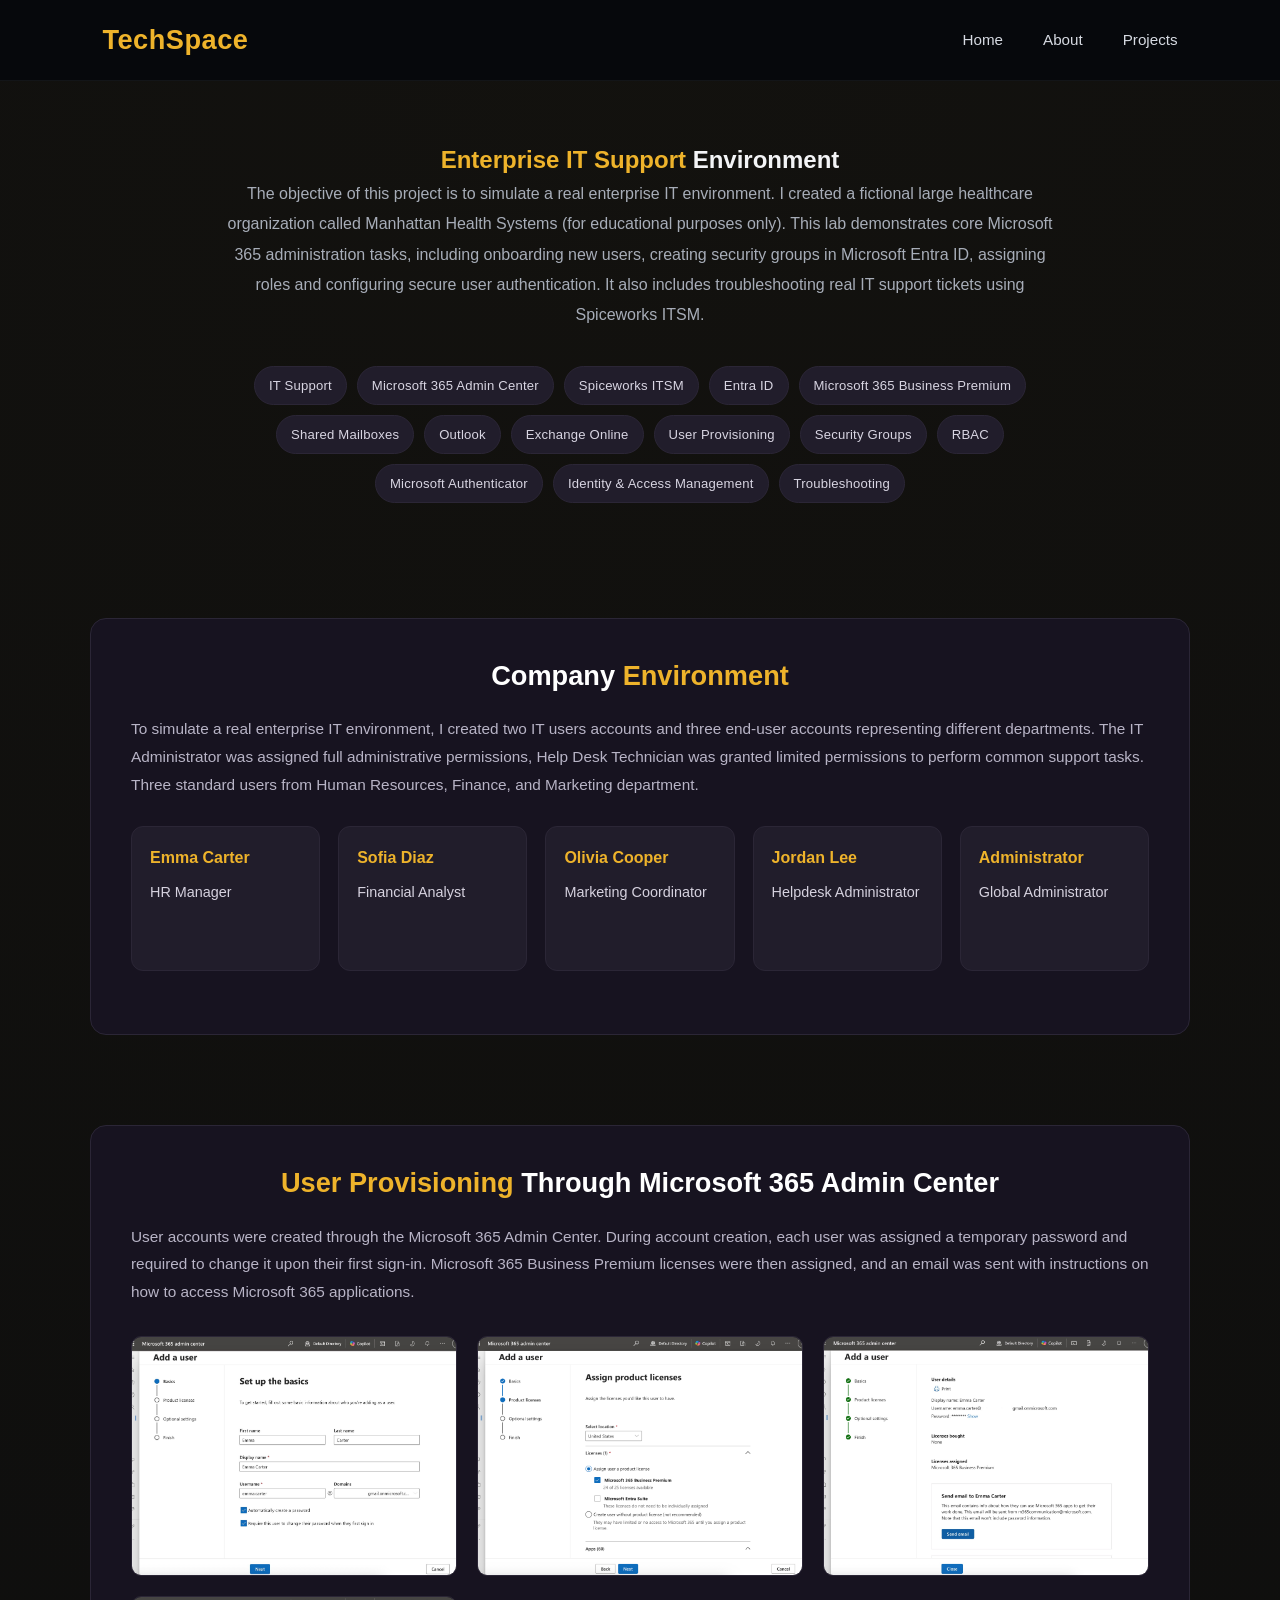
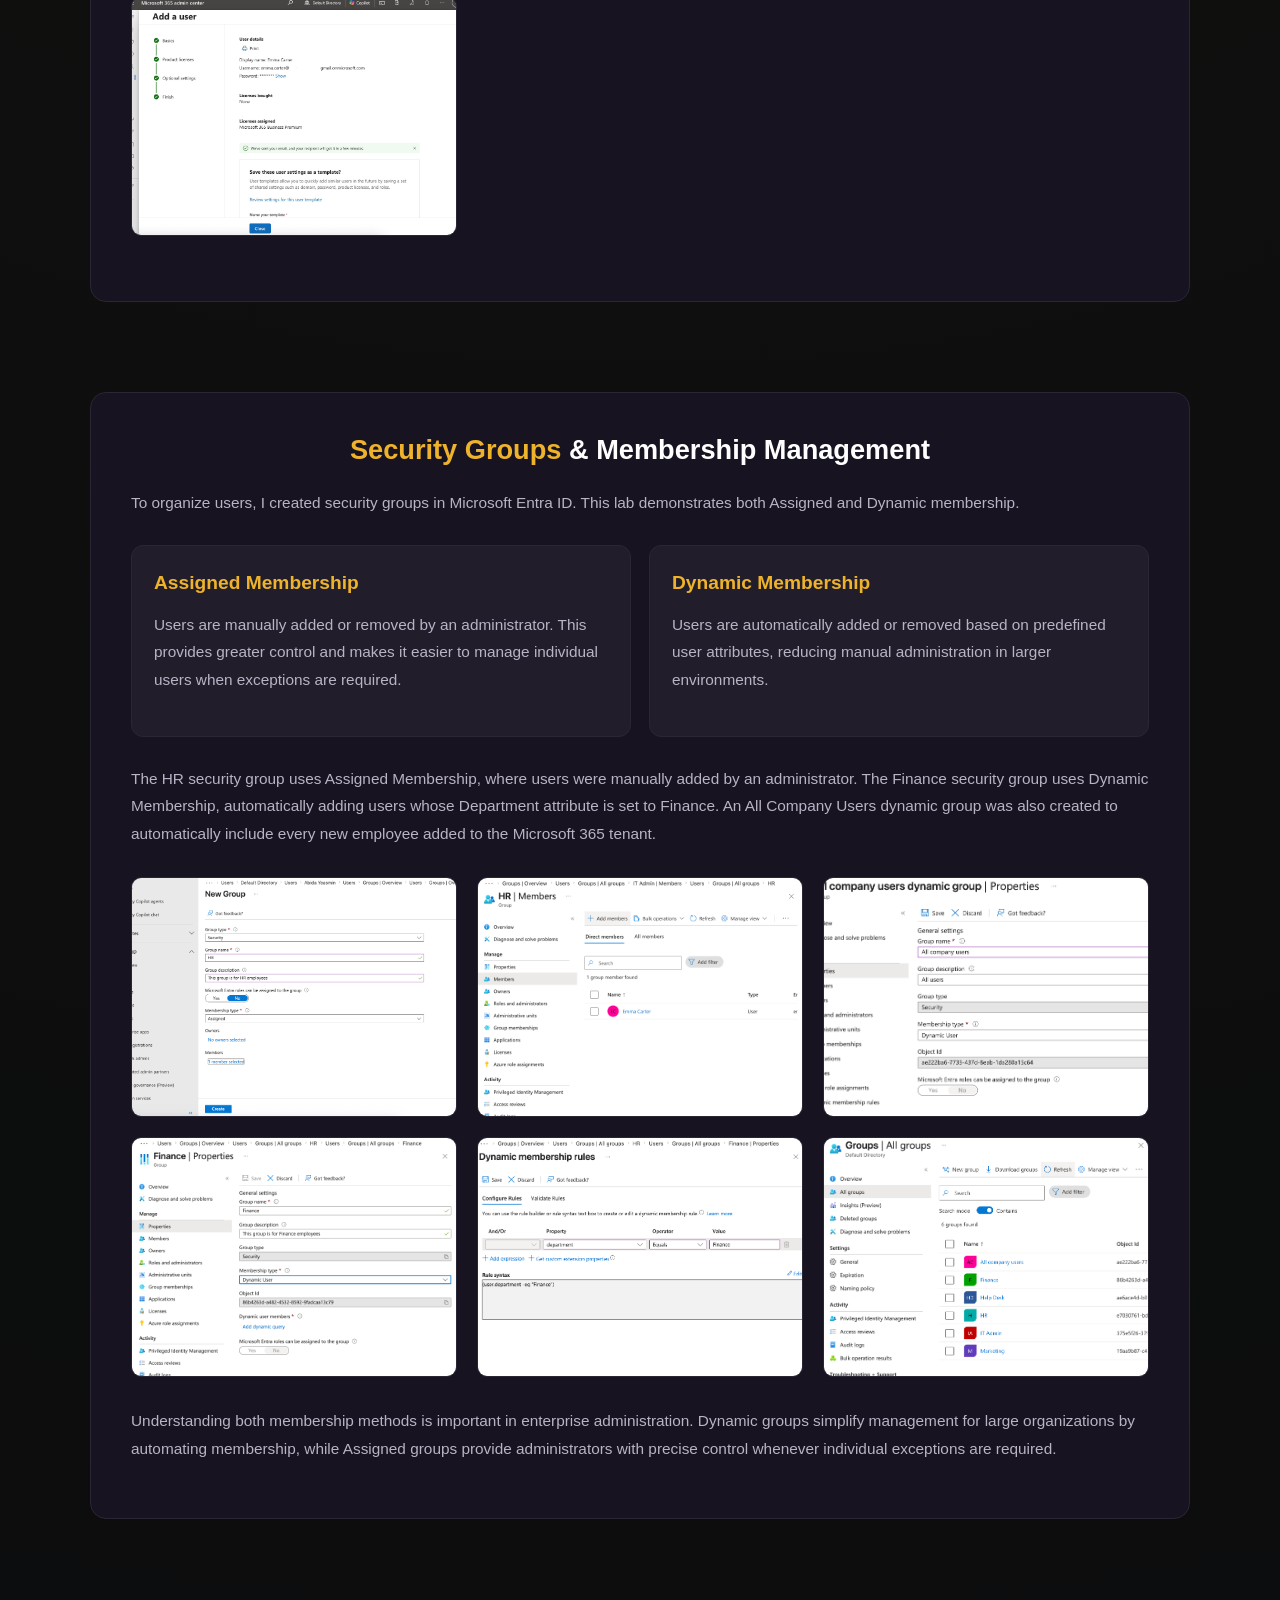
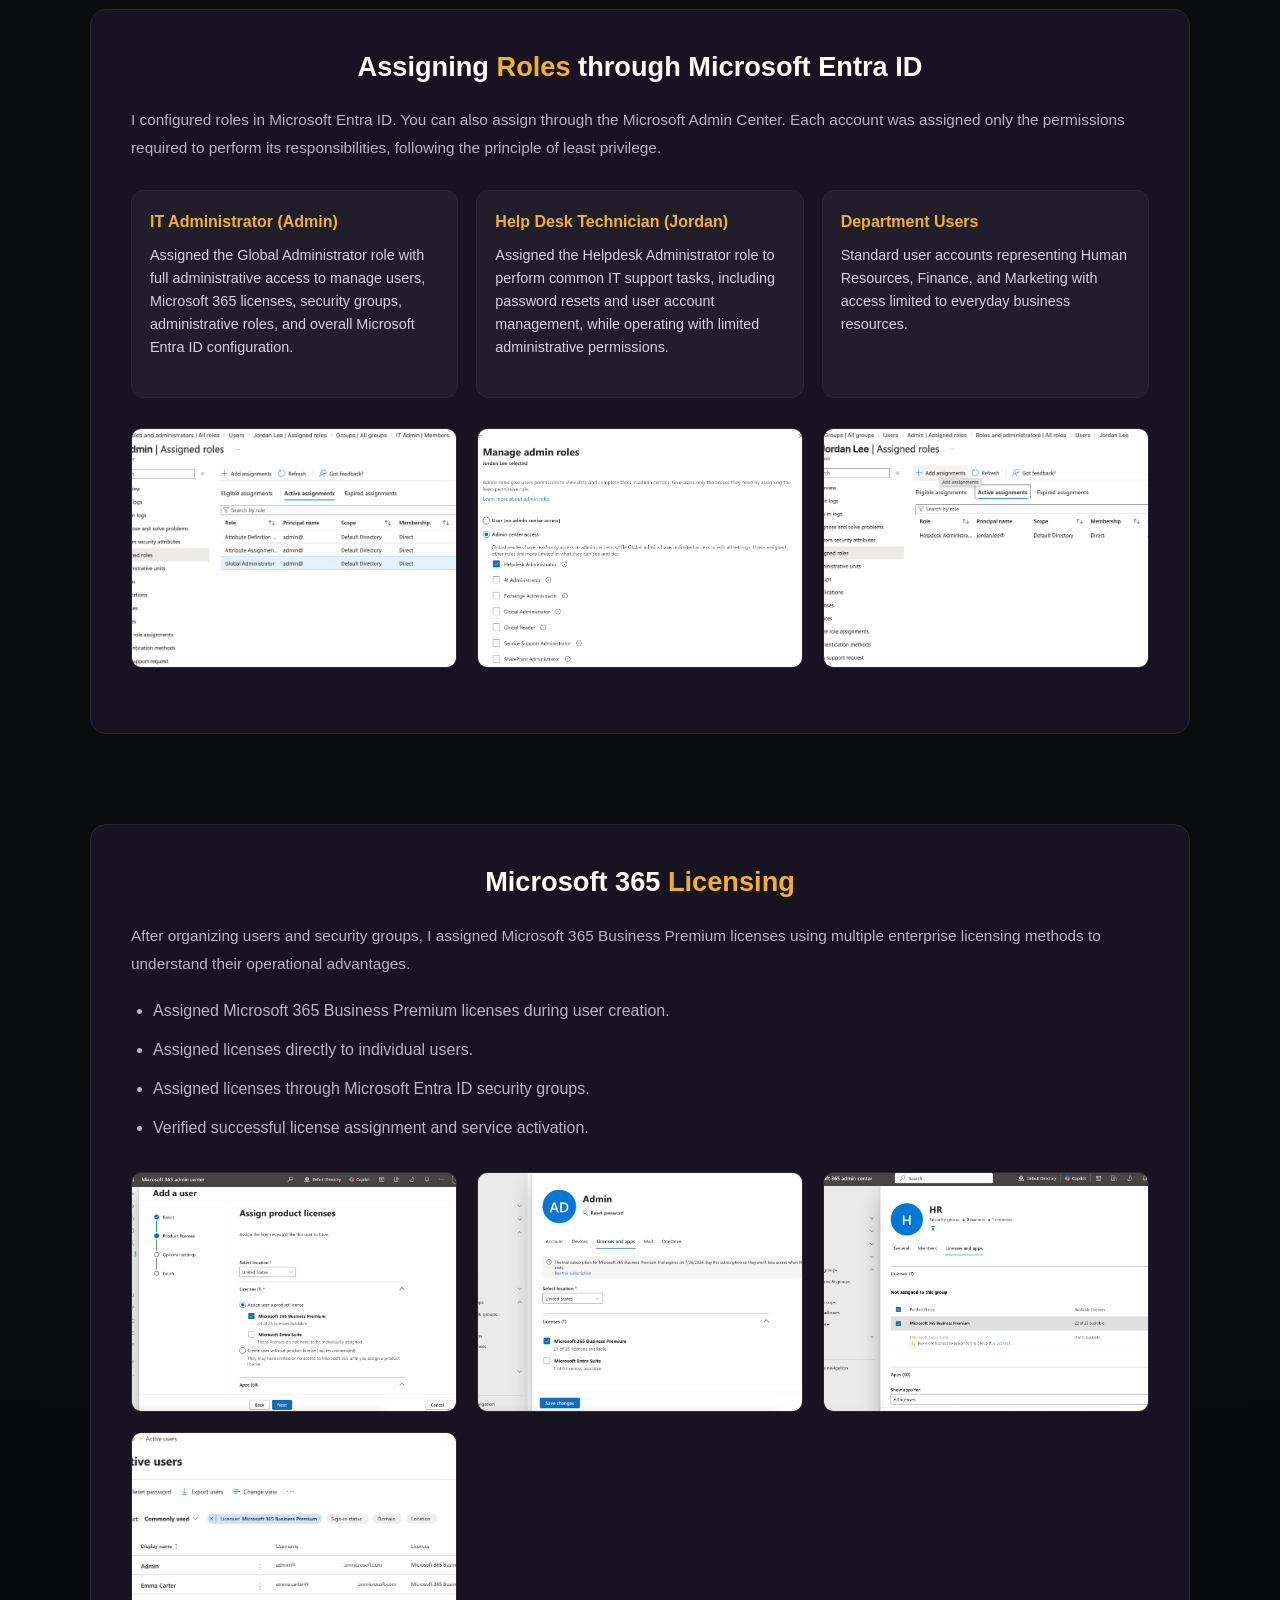
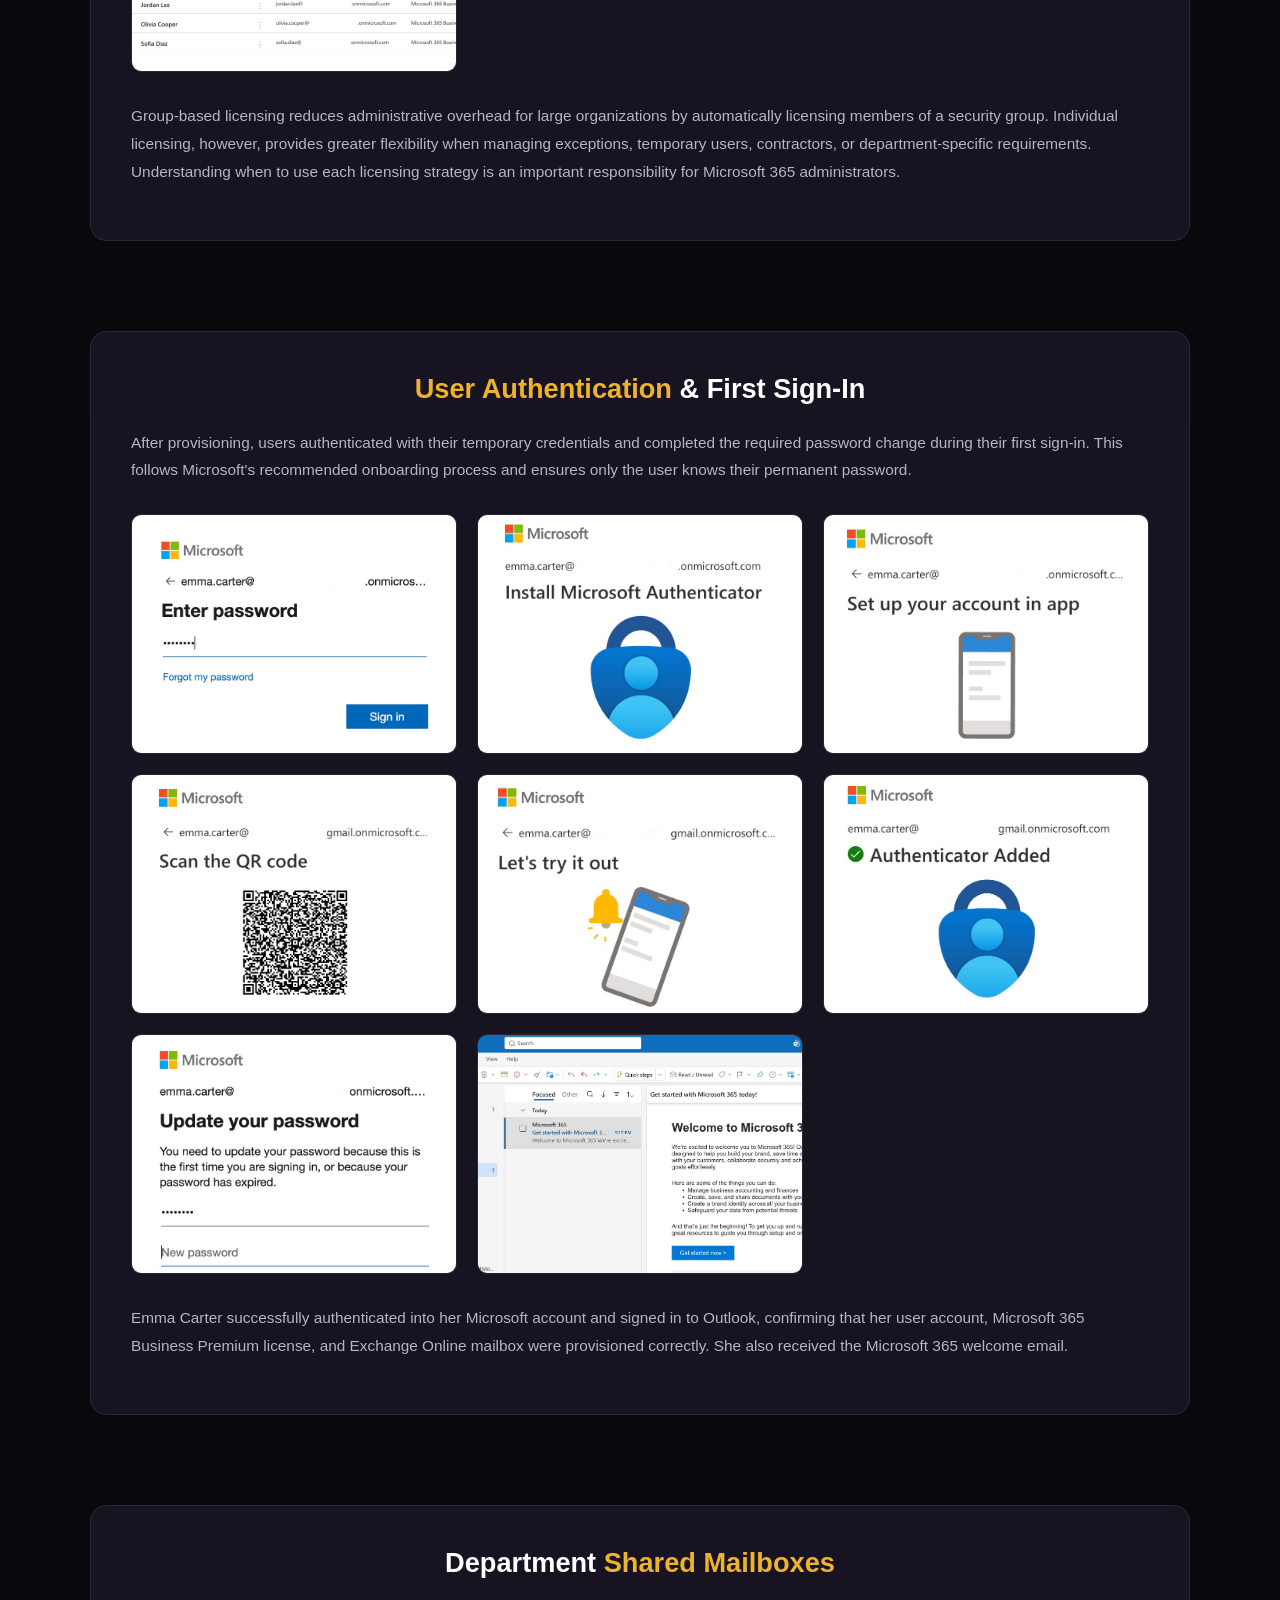
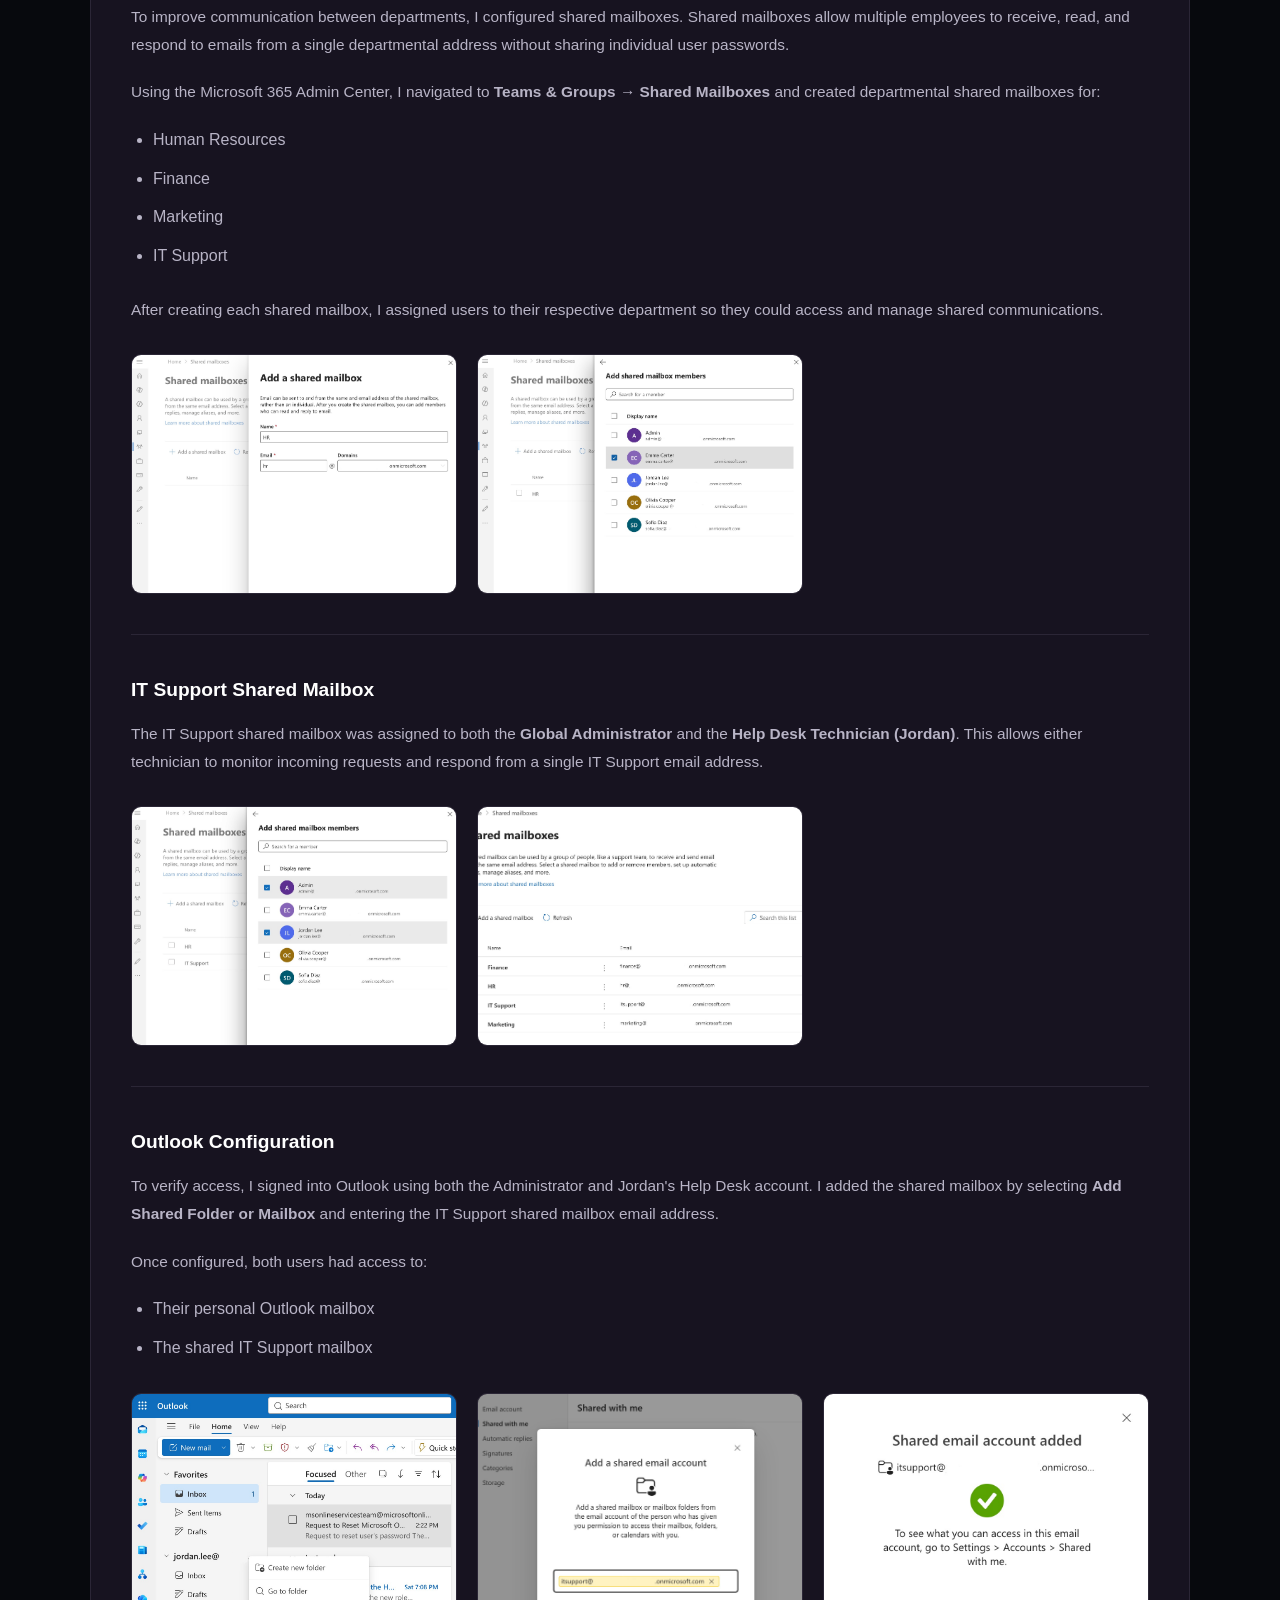
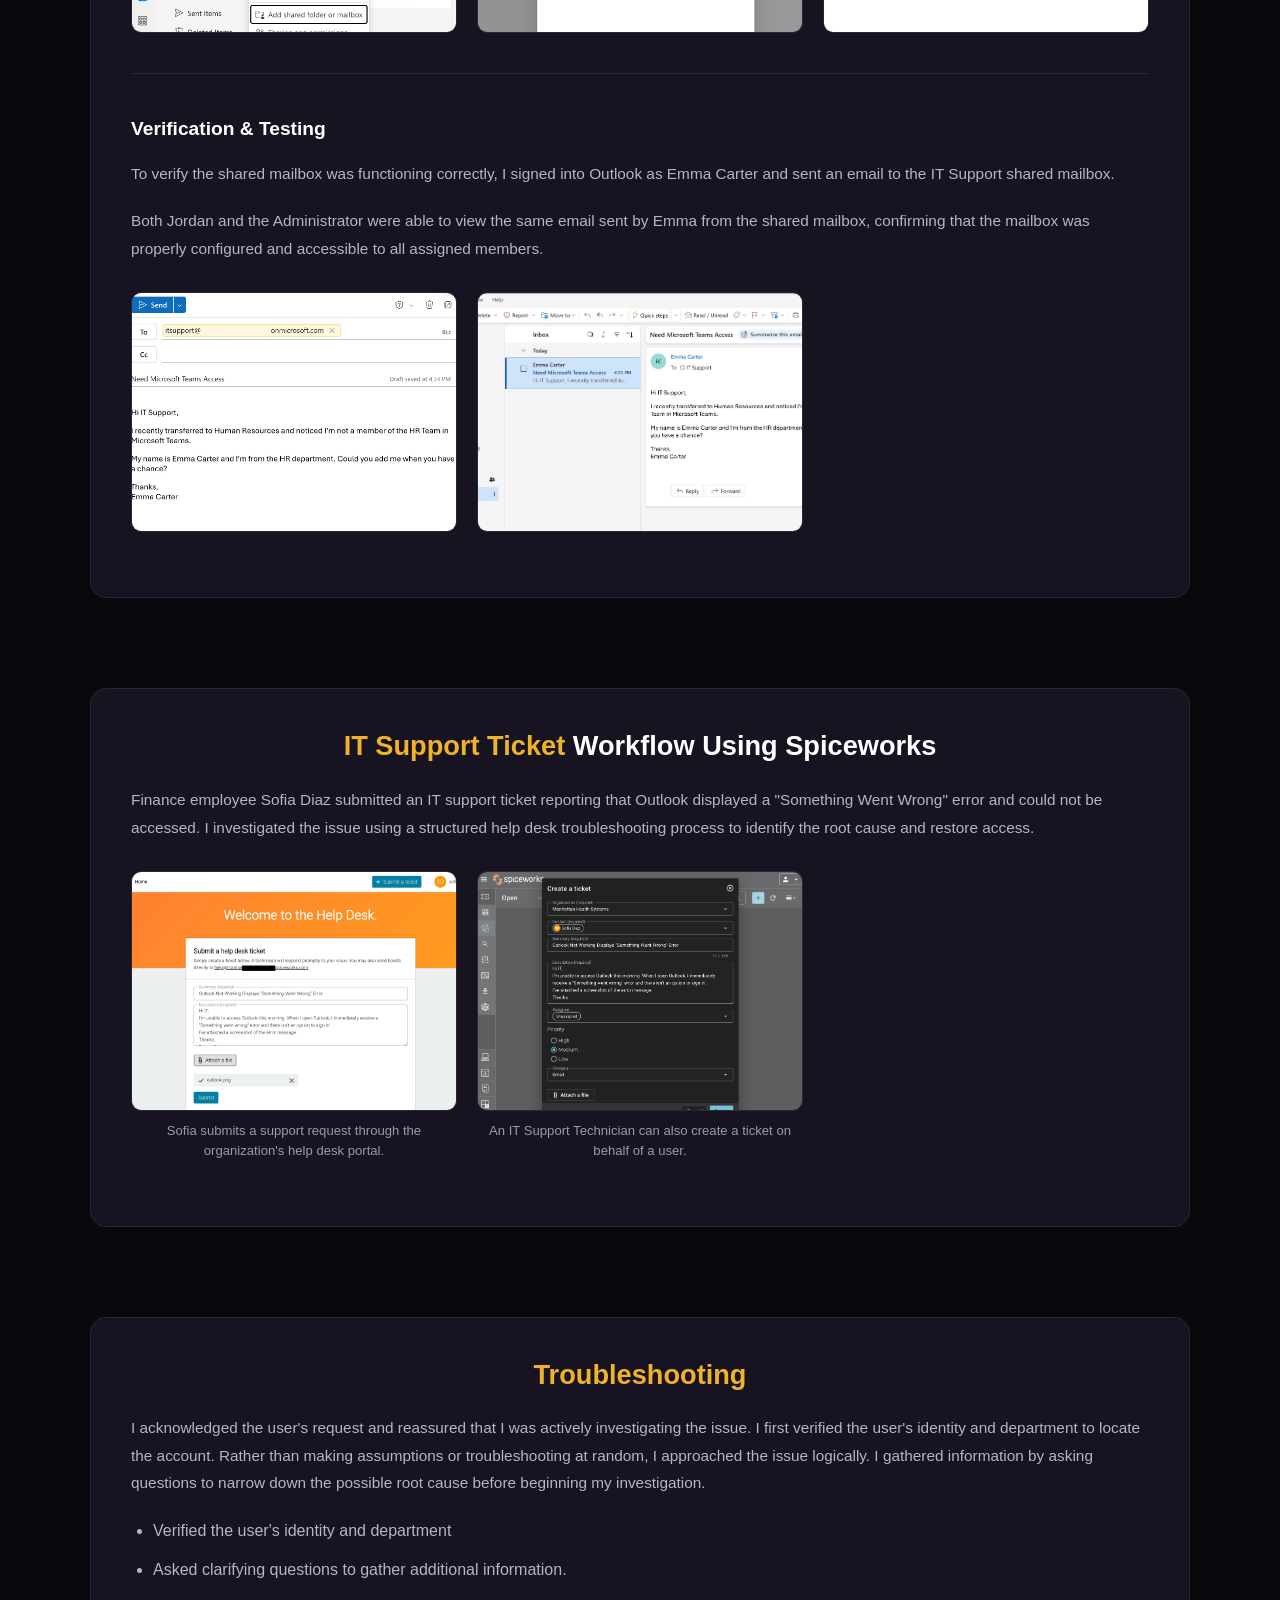
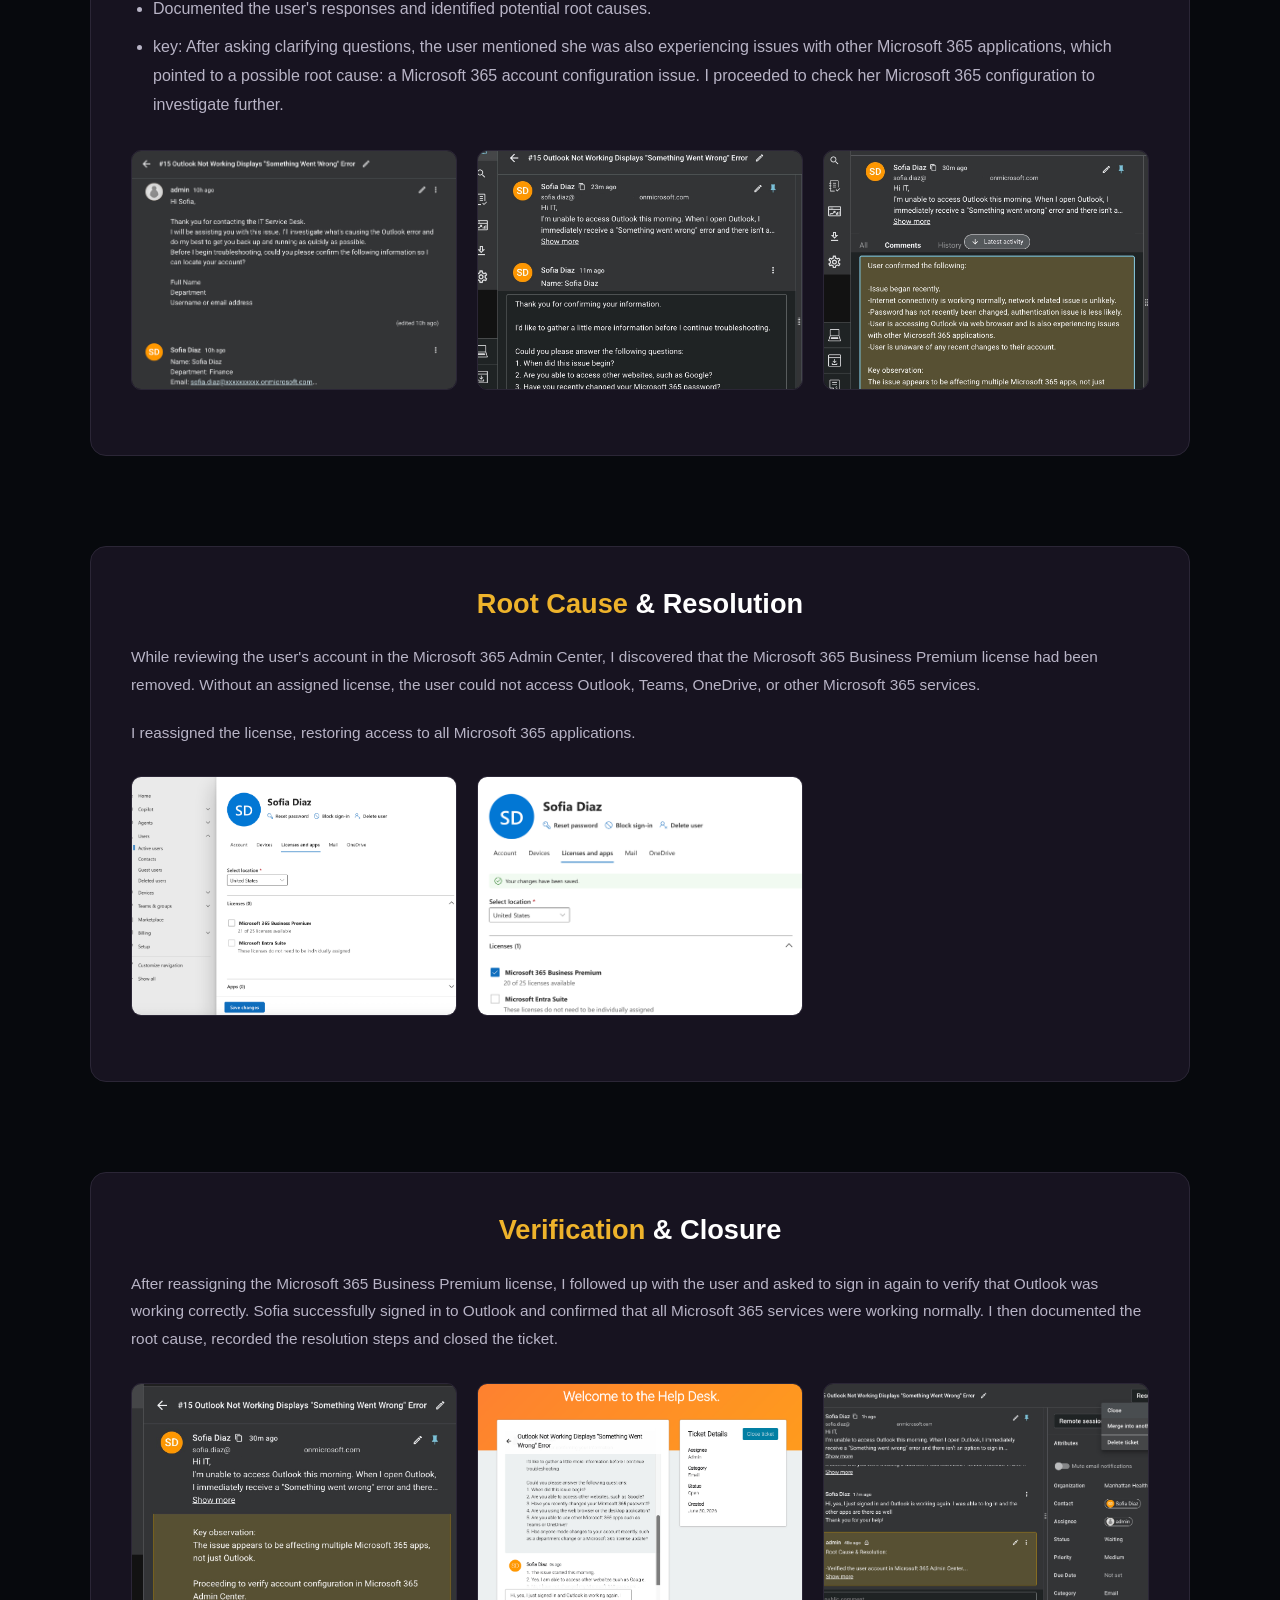
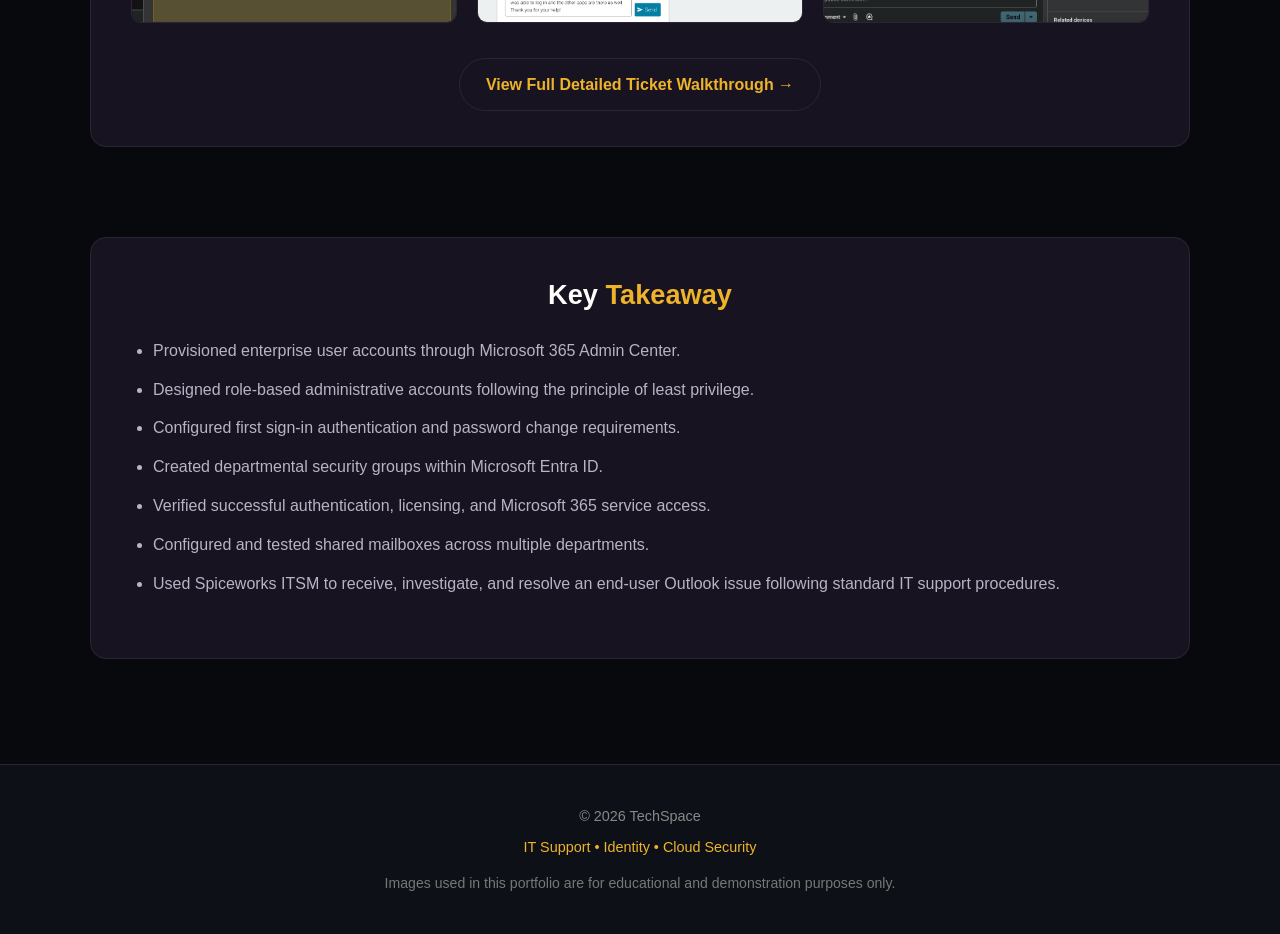
<file: enterprise-setup.html>
<!DOCTYPE html>
<html lang="en">

<head>
    <meta charset="UTF-8">
    <meta name="viewport" content="width=device-width, initial-scale=1.0">
    <title>welcome to my tech space</title>
    <link rel="stylesheet" href="./css/style.css">

</head>

<body>


    <nav class="navbar">

    <a href="index.html" class="logo">TechSpace</a>

    <button class="menu-toggle" id="menu-toggle">
        ☰
    </button>

    <ul id="nav-links">
        <li><a href="index.html">home</a></li>
        <li><a href="about.html">about</a></li>
        <li><a href="projects.html">projects</a></li>
    </ul>

</nav>


    <section class="project-container">

        <h1><span class="gold-text">Enterprise IT Support</span> Environment</h1>


        <p class="project-intro">

            The objective of this project is to simulate a real enterprise IT environment. I created a fictional large
            healthcare organization called Manhattan Health Systems (for educational purposes only). This lab
            demonstrates core Microsoft 365 administration tasks, including onboarding new users, creating security
            groups in Microsoft Entra ID, assigning roles and configuring secure user authentication. It also includes
            troubleshooting real IT support tickets using Spiceworks ITSM.
        </p>

        <div class="tech-stack">
            <span>IT Support</span>
            <span>Microsoft 365 Admin Center</span>
            <span>Spiceworks ITSM</span>
            <span>Entra ID</span>
            <span>Microsoft 365 Business Premium</span>
            <span>Shared Mailboxes</span>
            <span>Outlook</span>
            <span>Exchange Online</span>
            <span>User Provisioning</span>
            <span>Security Groups</span>
            <span>RBAC</span>
            <span>Microsoft Authenticator</span>
            <span>Identity & Access Management</span>
            <span>Troubleshooting</span>

        </div>

    </section>



    <section class="project-section">

        <h2>Company <span class="gold-text">Environment</span></h2>

        <p>

            To simulate a real enterprise IT environment, I created two IT users accounts and three end-user accounts
            representing different departments.

            The IT Administrator was assigned full administrative permissions, Help Desk Technician was granted limited
            permissions to perform common support tasks. Three standard users from Human Resources, Finance, and
            Marketing department.
        </p>

        <div class="role-grid">

            <div class="role-card">
                <h4>Emma Carter</h4>
                <!-- <p>Human Resources</p> -->
                <p>HR Manager</p>
            </div>

            <div class="role-card">
                <h4>Sofia Diaz</h4>
                <p>Financial Analyst</p>
            </div>

            <div class="role-card">
                <h4>Olivia Cooper</h4>
                <p>Marketing Coordinator</p>
            </div>

            <div class="role-card">
                <h4>Jordan Lee</h4>
                <p>Helpdesk Administrator</p>
            </div>

            <div class="role-card">
                <h4>Administrator</h4>
                <p>Global Administrator</p>
            </div>

        </div>

    </section>



    <section class="project-section">

        <h2><span class="gold-text">User Provisioning</span> Through Microsoft 365 Admin Center</h2>

        <p>
            <!-- User accounts were created through the Microsoft 365 Admin Center. During account creation, each user was
            assigned a temporary password and required to change it upon their first sign-in. Microsoft 365 Business
            Premium licenses were then assigned, and a email was sent with instructions on how to access Microsoft 365
            applications. -->


            User accounts were created through the Microsoft 365 Admin Center. During account creation, each user was
            assigned a temporary password and required to change it upon their first sign-in. Microsoft 365 Business
            Premium licenses were then assigned, and an email was sent with instructions on how to access Microsoft 365
            applications.



        </p>

        <div class="lab-gallery">

            <img src="./IT project/m1.jpg">
            <img src="./IT project/m2.png">
            <img src="./IT project/m3.jpg">
            <img src="./IT project/m4.jpg">

        </div>


    </section>






    <section class="project-section">

        <h2><span class="gold-text">Security Groups</span> & Membership Management</h2>

        <p>
            To organize users, I created security groups in Microsoft Entra ID.
            This lab demonstrates both Assigned and Dynamic membership.
        </p>

        <div class="membership-grid">

            <div class="membership-box">
                <h3>Assigned Membership</h3>

                <p>
                    Users are manually added or removed by an administrator.
                    This provides greater control and makes it easier to manage
                    individual users when exceptions are required.
                </p>
            </div>

            <div class="membership-box">
                <h3>Dynamic Membership</h3>

                <p>
                    Users are automatically added or removed based on predefined
                    user attributes, reducing manual administration in larger
                    environments.
                </p>
            </div>

        </div>

        <p>

            The HR security group uses Assigned Membership, where users were manually added by an administrator.
            The Finance security group uses Dynamic Membership, automatically adding users whose Department attribute is
            set to Finance.
            An All Company Users dynamic group was also created to automatically include every new employee added to the
            Microsoft 365 tenant.

        </p>

        <div class="lab-gallery">
            <img src="./IT project/s1.png">
            <img src="./IT project/s11.png">
            <img src="./IT project/s2.png">
            <img src="./IT project/s4.png">
            <img src="./IT project/s5.png">
            <img src="./IT project/s6.png">
        </div>


        <p>
            Understanding both membership methods is important in enterprise administration. Dynamic groups simplify
            management for large organizations by automating membership, while Assigned groups provide administrators
            with precise control whenever individual exceptions are required.

        </p>
    </section>





    <section class="project-section">

        <h2>Assigning <span class="gold-text">Roles</span> through Microsoft Entra ID</h2>


        <p>
            I configured roles in Microsoft Entra ID. You can also assign through the Microsoft Admin Center. Each
            account was assigned only the permissions required to perform its responsibilities, following the principle
            of least privilege.

        </p>

        <div class="role-grid">

            <div class="role-card">
                <h4>IT Administrator (Admin)</h4>
                <p>Assigned the Global Administrator role with full administrative access to manage users, Microsoft 365
                    licenses, security groups, administrative roles, and overall Microsoft Entra ID configuration.


                </p>
            </div>

            <div class="role-card">
                <h4>Help Desk Technician (Jordan)</h4>
                <p>
                    Assigned the Helpdesk Administrator role to perform common IT support tasks, including password
                    resets and user account management, while operating with limited administrative permissions.


                </p>
            </div>

            <div class="role-card">
                <h4>Department Users</h4>
                <p>
                    Standard user accounts representing Human Resources,
                    Finance, and Marketing with access limited to everyday business resources.
                </p>
            </div>


        </div>
        <div class="lab-gallery">

            <img src="./IT project/h3.jpg">
            <img src="./IT project/h5.png">
            <img src="./IT project/h4.jpg">



        </div>

    </section>






    <section class="project-section">

        <h2>Microsoft 365 <span class="gold-text">Licensing</span></h2>

        <p>
            After organizing users and security groups, I assigned Microsoft 365 Business Premium licenses
            using multiple enterprise licensing methods to understand their operational advantages.
        </p>

        <ul class="bullet-list">

            <li>Assigned Microsoft 365 Business Premium licenses during user creation.</li>

            <li>Assigned licenses directly to individual users.</li>

            <li>Assigned licenses through Microsoft Entra ID security groups.</li>

            <li>Verified successful license assignment and service activation.</li>

        </ul>

        <div class="lab-gallery">

            <img src="./IT project/L1.png">
            <img src="./IT project/L2.png">
            <img src="./IT project/L3.png">
            <img src="./IT project/L4.jpg">

        </div>

        <p>
            Group-based licensing reduces administrative overhead for large organizations by automatically licensing
            members of a security group. Individual licensing, however, provides greater flexibility when managing
            exceptions, temporary users, contractors, or department-specific requirements.
            Understanding when to use each licensing strategy is an important responsibility for Microsoft 365
            administrators.
        </p>

    </section>



    <section class="project-section">

        <h2><span class="gold-text">User Authentication</span> & First Sign-In</h2>

        <p>
            After provisioning, users authenticated with their temporary credentials and completed the required password
            change during their first sign-in. This follows Microsoft's recommended onboarding process and ensures only
            the user knows their permanent password.
        </p>

        <div class="lab-gallery">

            <img src="./IT project/A1.jpg">
            <img src="./IT project/A2.jpg">
            <img src="./IT project/A3.jpg">
            <img src="./IT project/A4.jpg">
            <img src="./IT project/A5.jpg">
            <img src="./IT project/A6.jpg">
            <img src="./IT project/A7.jpg">
            <img src="./IT project/A8.jpg">

        </div>

        <p>
            Emma Carter successfully authenticated into her Microsoft account and
            signed in to Outlook, confirming that her user account, Microsoft 365 Business Premium license, and Exchange
            Online mailbox were provisioned correctly. She also received the Microsoft 365 welcome email.
        </p>

    </section>


    <!-- SHARED MAILBOXS -->

    <section class="project-section">

        <h2>Department <span class="gold-text">Shared Mailboxes</span></h2>

        <p>
            To improve communication between departments, I configured shared mailboxes. Shared mailboxes allow multiple
            employees to
            receive, read, and respond to emails from a single departmental address without
            sharing individual user passwords.
        </p>

        <p>
            Using the Microsoft 365 Admin Center, I navigated to
            <strong>Teams & Groups → Shared Mailboxes</strong> and created departmental
            shared mailboxes for:
        </p>

        <ul class="bullet-list">
            <li>Human Resources</li>
            <li>Finance</li>
            <li>Marketing</li>
            <li>IT Support</li>
        </ul>

        <p>
            After creating each shared mailbox, I assigned users to their respective
            department so they could access and manage shared communications.
        </p>

        <div class="lab-gallery">
            <img src="./sharedmailbox/smb1.jpg" alt="Creating Shared Mailboxes">
            <img src="./sharedmailbox/smb2.jpg" alt="Creating Shared Mailboxes">

        </div>

        <hr>

        <h3>IT Support Shared Mailbox</h3>

        <p>
            The IT Support shared mailbox was assigned to both the
            <strong>Global Administrator</strong> and the
            <strong>Help Desk Technician (Jordan)</strong>. This allows either technician to
            monitor incoming requests and respond from a single IT Support email address.
        </p>

        <div class="lab-gallery">
            <img src="./sharedmailbox/smb4.jpg" alt="IT Shared Mailbox Members">
            <img src="./sharedmailbox/smb5.jpg" alt="IT Shared Mailbox Members">

        </div>

        <hr>

        <h3>Outlook Configuration</h3>

        <p>
            To verify access, I signed into Outlook using both the Administrator and
            Jordan's Help Desk account. I added the shared mailbox by selecting
            <strong>Add Shared Folder or Mailbox</strong> and entering the IT Support shared
            mailbox email address.
        </p>

        <p>
            Once configured, both users had access to:
        </p>

        <ul class="bullet-list">
            <li>Their personal Outlook mailbox</li>
            <li>The shared IT Support mailbox</li>
        </ul>

        <div class="lab-gallery">
            <img src="./sharedmailbox/smb7.jpg" alt="IT Shared Mailbox Members">
            <img src="./sharedmailbox/smb8.jpg" alt="IT Shared Mailbox Members">
            <img src="./sharedmailbox/smb9.jpg" alt="IT Shared Mailbox Members">

        </div>

        <hr>

        <h3>Verification & Testing</h3>

        <p>
            To verify the shared mailbox was functioning correctly, I signed into Outlook
            as Emma Carter and sent an email to the IT Support shared mailbox.
        </p>

        <p>
            Both Jordan and the Administrator were able to view the same email sent by Emma from the shared mailbox,
            confirming that the mailbox was properly configured and accessible to all assigned members.
        </p>

        <div class="lab-gallery">
            <img src="./sharedmailbox/smb10.jpg" alt="IT Shared Mailbox Members">
            <img src="./sharedmailbox/smb11.jpg" alt="IT Shared Mailbox Members">
        </div>

    </section>


    <section class="project-section">

        <h2><span class="gold-text">IT Support Ticket</span> Workflow Using Spiceworks</h2>

        <p>
            Finance employee Sofia Diaz submitted an IT support ticket reporting that Outlook displayed a "Something
            Went Wrong" error and could not be accessed. I investigated the issue using a structured help desk
            troubleshooting process to identify the root cause and restore access.
        </p>

        <div class="lab-gallery">

            <figure>
                <img src="./spiceworks/tk3.jpg">
                <figcaption>Sofia submits a support request through the organization's help desk portal.</figcaption>
            </figure>

            <figure>
                <img src="./spiceworks/tk4.jpg">
                <figcaption>An IT Support Technician can also create a ticket on behalf of a user.</figcaption>
            </figure>

        </div>

    </section>


    <section class="project-section">

        <h2><span class="gold-text">Troubleshooting</span></h2>

        <p>
            I acknowledged the user's request and reassured that I was actively investigating the issue. I first
            verified the user's identity and department to locate the account. Rather than making assumptions or
            troubleshooting at random, I approached the issue logically. I gathered information by asking
            questions to narrow down the possible root cause before beginning my investigation.
        </p>

        <ul class="bullet-list">
            <li>Verified the user's identity and department</li>
            <li>Asked clarifying questions to gather additional information.</li>
            <li>Documented the user's responses and identified potential root causes.</li>
            <li>key: After asking clarifying questions, the user mentioned she was also experiencing issues with other
                Microsoft 365 applications, which pointed to a possible root cause: a Microsoft 365 account
                configuration issue. I proceeded to check her Microsoft 365 configuration to investigate further.</li>
        </ul>

        <div class="lab-gallery">

            <img src="./spiceworks/tk5.jpg">
            <img src="./spiceworks/tk6.jpg">
            <img src="./spiceworks/tk8.jpg">

        </div>

    </section>


    <section class="project-section">

        <h2><span class="gold-text">Root Cause</span> & Resolution</h2>

        <p>
            While reviewing the user's account in the Microsoft 365 Admin Center, I discovered
            that the Microsoft 365 Business Premium license had been removed.
            Without an assigned license, the user could not access Outlook, Teams, OneDrive,
            or other Microsoft 365 services.
        </p>

        <p>
            I reassigned the license, restoring access to all Microsoft 365 applications.
        </p>

        <div class="lab-gallery">

            <img src="./spiceworks/tk9.jpg">
            <img src="./spiceworks/tk10.jpg">

        </div>

    </section>


    <section class="project-section">

        <h2><span class="gold-text">Verification</span> & Closure</h2>

        <p>
            After reassigning the Microsoft 365 Business Premium license, I followed up with the user and asked to
            sign in again to verify that Outlook was working correctly.
            Sofia successfully signed in to Outlook and confirmed that all Microsoft 365 services were working
            normally.
            I then documented the root cause, recorded the resolution steps and closed the ticket.
        </p>

        <div class="lab-gallery">
            <img src="./spiceworks/tk11.jpg">
            <img src="./spiceworks/tk12.jpg">
            <img src="./spiceworks/tk14.jpg">

        </div>

        <div class="button-wrapper">
            <a href="spiceworks.html" class="project-btn">
                View Full Detailed Ticket Walkthrough →
            </a>
        </div>
    </section>


    <!-- <section class="project-section">

        <h2>Key Takeaways</h2>

        <ul class="bullet-list">

            <li>Provisioned enterprise user accounts through Microsoft 365 Admin Center.</li>
            <li>Designed role-based administrative accounts following the principle of least privilege.</li>
            <li>Configured first sign-in authentication and password change requirements.</li>
            <li>Created departmental security groups within Microsoft Entra ID.</li>
            <li>Verified successful authentication, licensing, and Microsoft 365 service access.</li>
            <li>Configured and tested shared mailboxes across multiple departments.</li>
            <li>Used Spiceworks ITSM to receive, investigate, and resolved an end-user Outlook issue
                following standard IT support procedures.</li>

        </ul>

    </section> -->


    <section class="project-section">

    <h2>Key <span class="gold-text">Takeaway</span></h2>

    <!-- <ul class="takeaway-list"> -->
            <ul class="bullet-list">

        <li>Provisioned enterprise user accounts through Microsoft 365 Admin Center.</li>
        <li>Designed role-based administrative accounts following the principle of least privilege.</li>
        <li>Configured first sign-in authentication and password change requirements.</li>
        <li>Created departmental security groups within Microsoft Entra ID.</li>
        <li>Verified successful authentication, licensing, and Microsoft 365 service access.</li>
        <li>Configured and tested shared mailboxes across multiple departments.</li>
        <li>Used Spiceworks ITSM to receive, investigate, and resolve an end-user Outlook issue following standard IT support procedures.</li>
    </ul>

</section>

   <footer class="site-footer">
    <p>© 2026 TechSpace</p>
    <p class="footer-sub">IT Support • Identity • Cloud Security</p>
    <p class="site-disclaimer">
        Images used in this portfolio are for educational and demonstration purposes only.
    </p>
</footer>


    <div id="lightbox" class="lightbox">
        <span class="lightbox-close">&times;</span>
        <img class="lightbox-content" id="lightbox-img">
    </div>

    <script src="./js/script.js"></script>
</body>
</file>
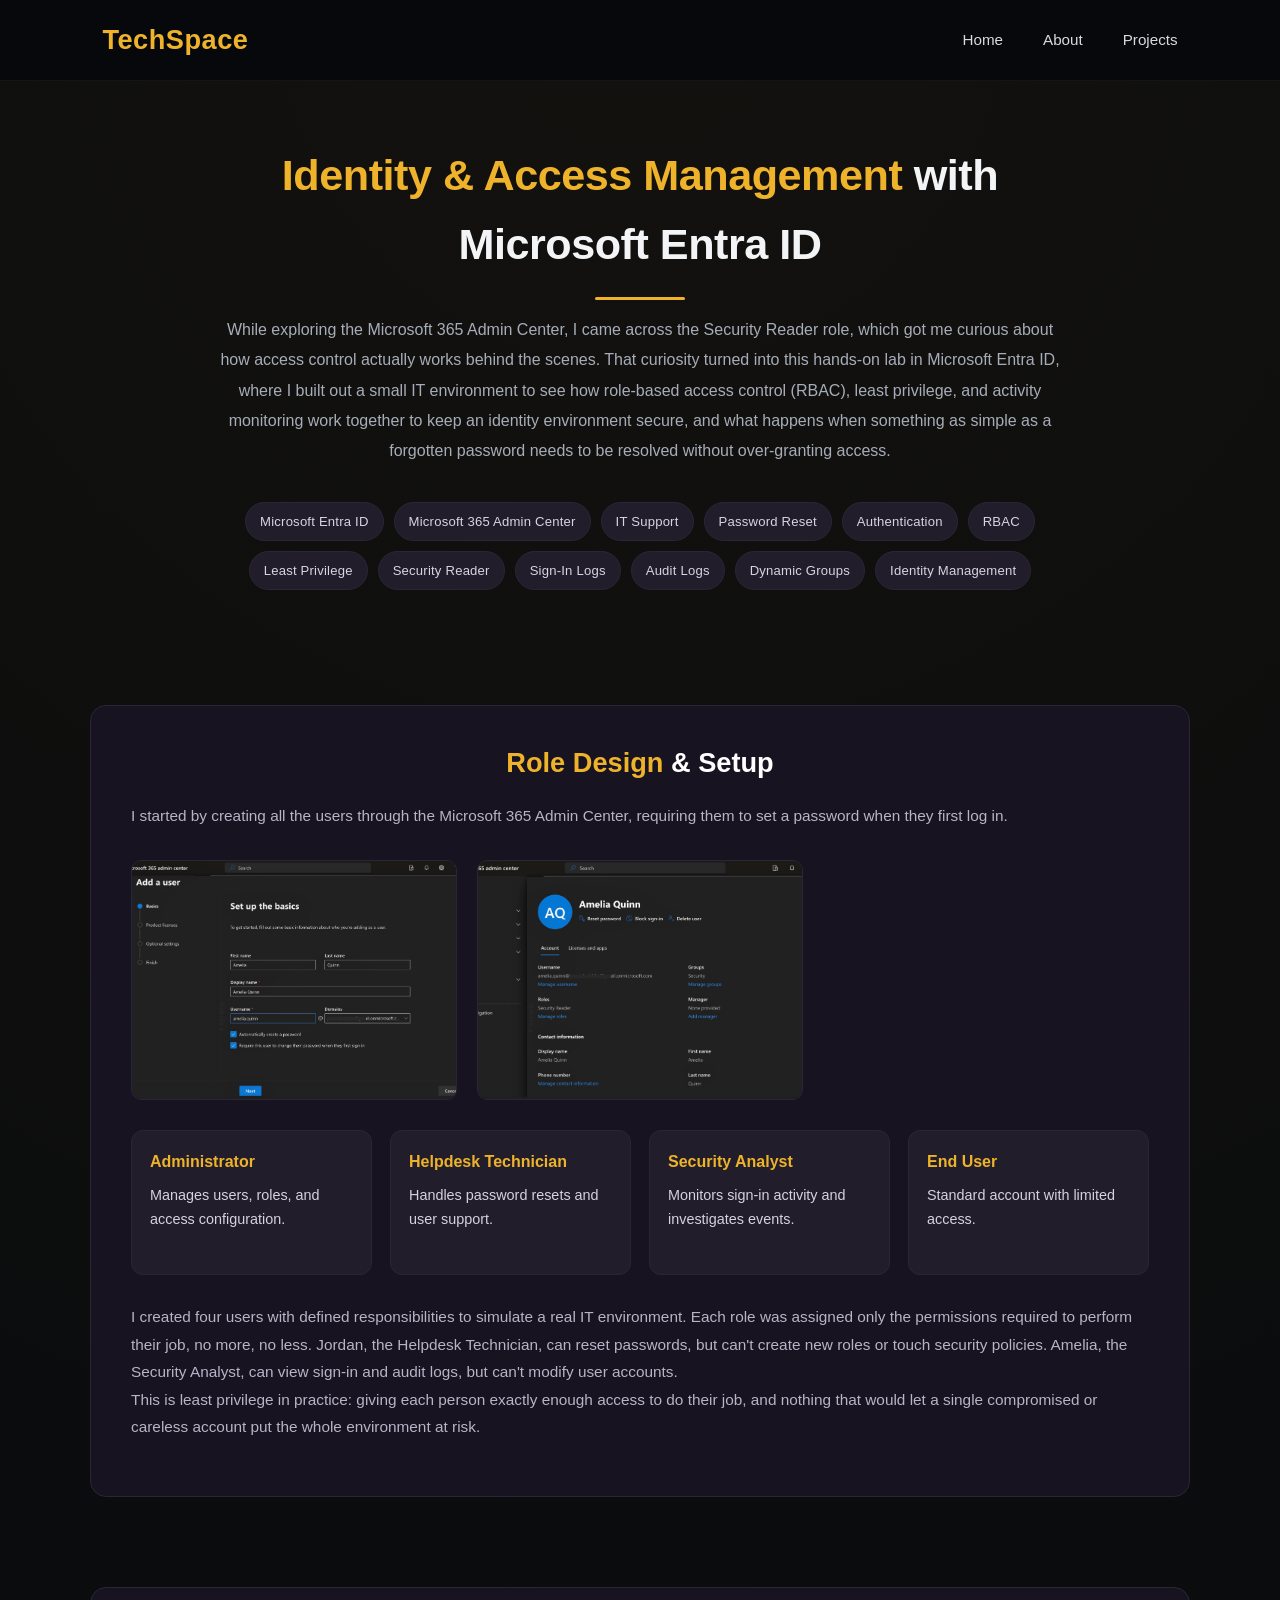
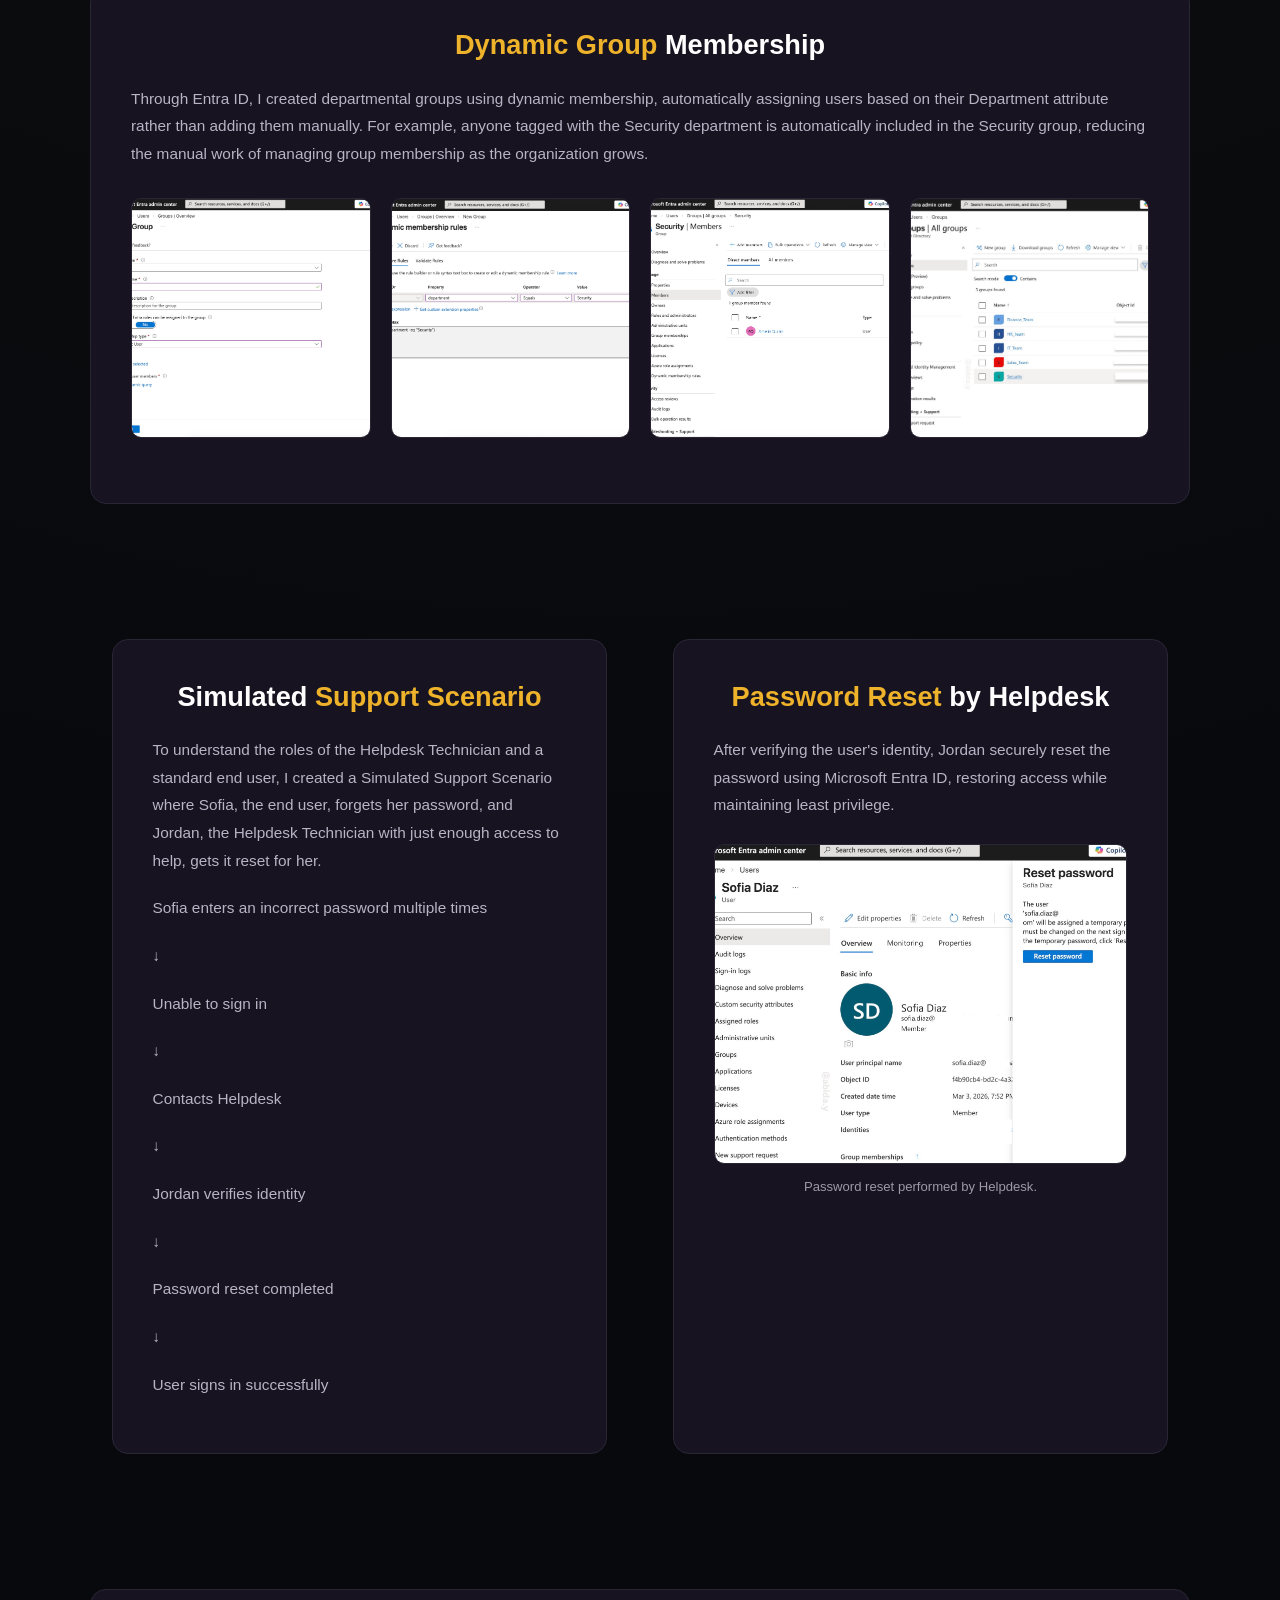
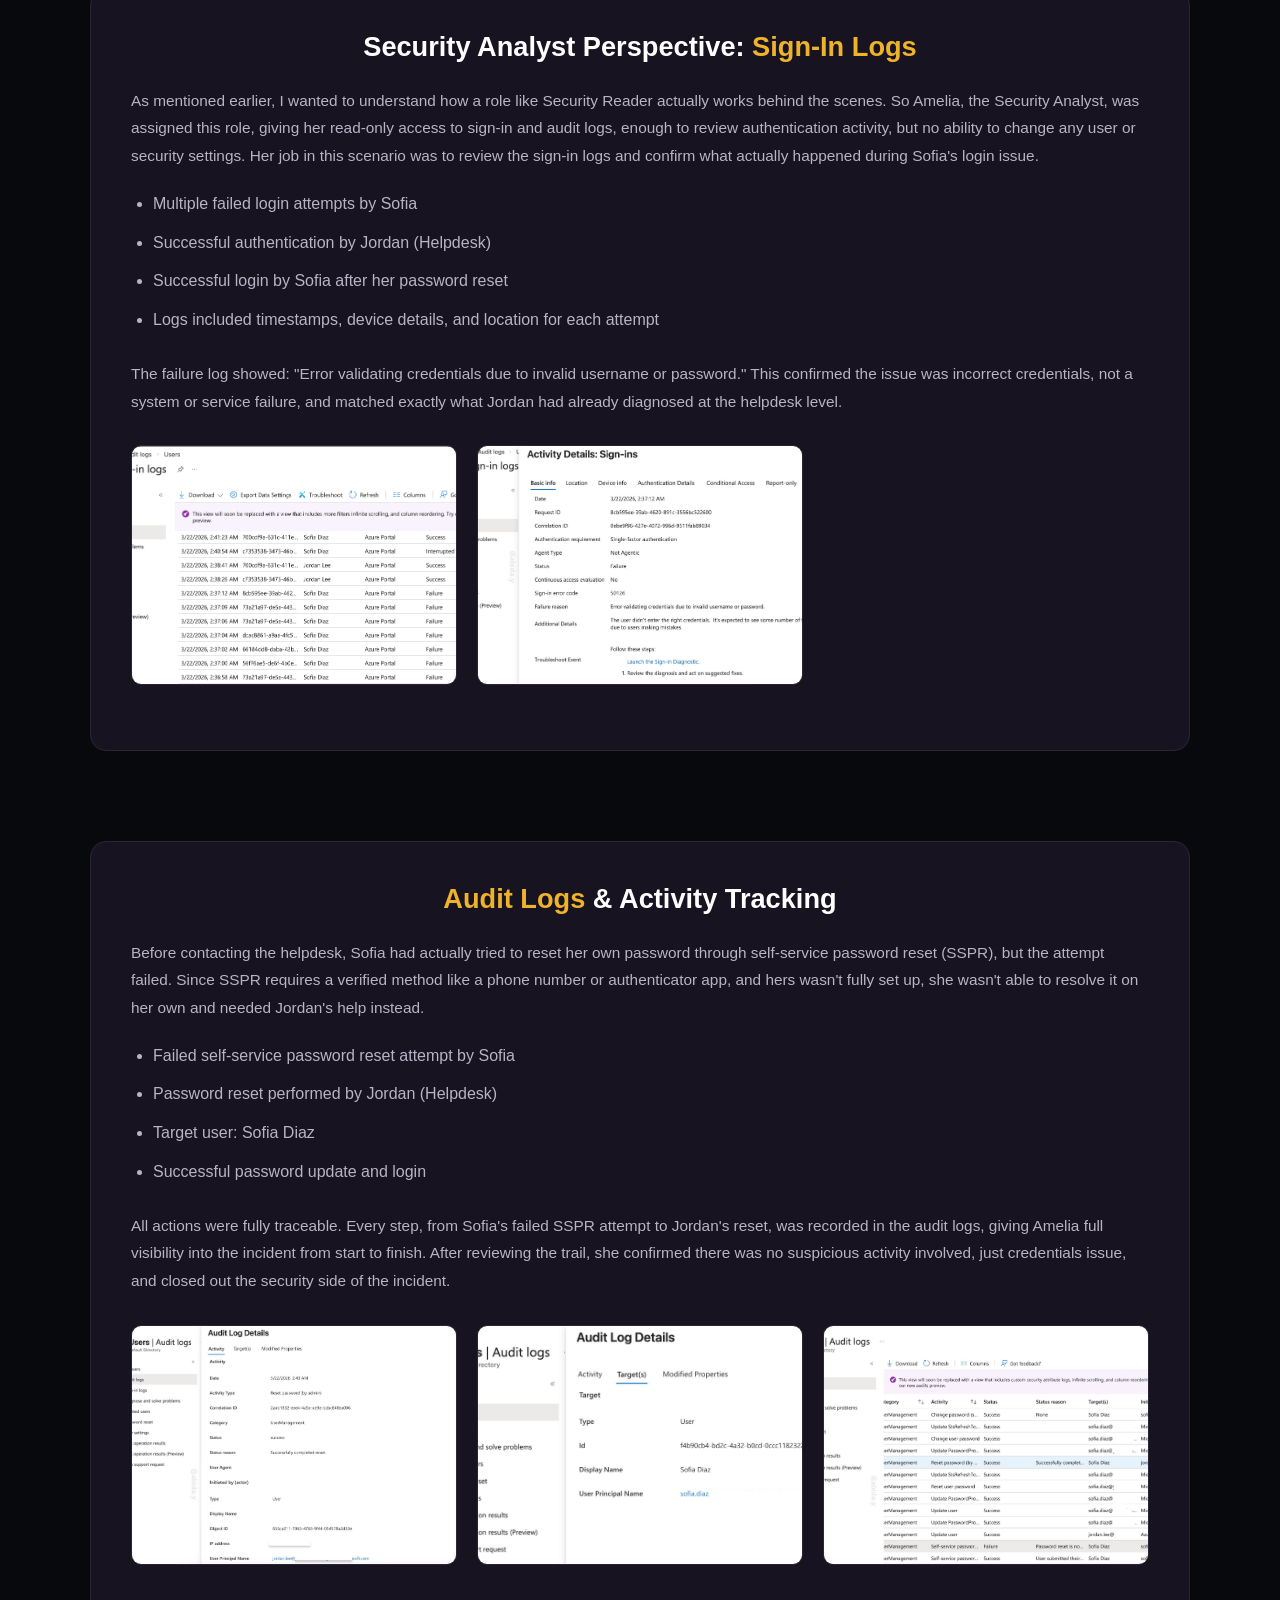
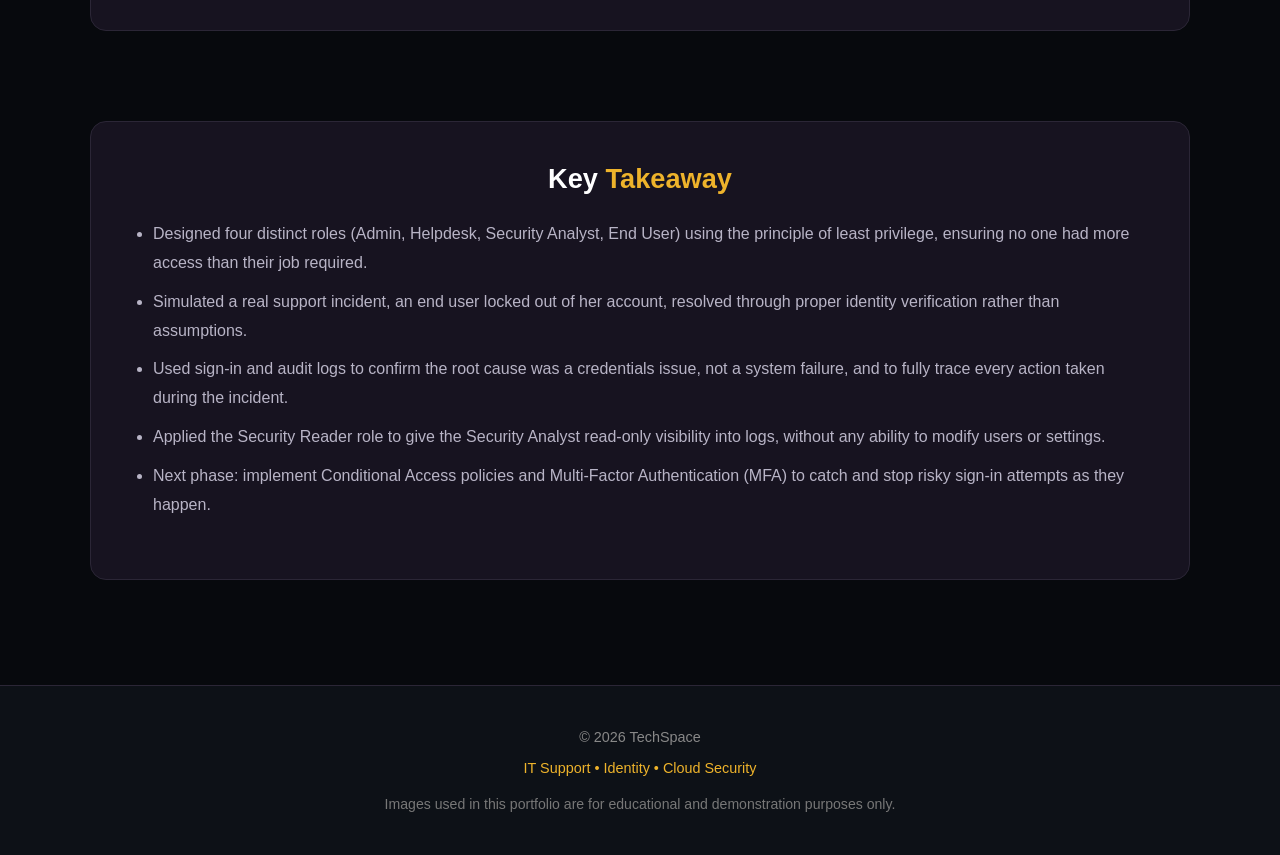
<file: m365.html>
<!DOCTYPE html>
<html lang="en">

<head>
  <meta charset="UTF-8">
  <meta name="viewport" content="width=device-width, initial-scale=1.0">
  <title>welcome to my tech space</title>
  <link rel="stylesheet" href="./css/style.css">

</head>

<body>


  <nav class="navbar">

    <a href="index.html" class="logo">TechSpace</a>

    <button class="menu-toggle" id="menu-toggle">
      ☰
    </button>

    <ul id="nav-links">
      <li><a href="index.html">home</a></li>
      <li><a href="about.html">about</a></li>
      <li><a href="projects.html">projects</a></li>
    </ul>

  </nav>


  <section class="project-container">

    <!-- <h1 class="project-title">Microsoft Entra ID & Microsoft 365 Role-Based Access Control</h1> -->
    <h1 class="project-title">
      <!-- Microsoft Entra ID & Microsoft 365 <br>
      <span class="gold-text">Role-Based Access Control</span>
       -->

      <span class="gold-text">Identity & Access Management </span> with Microsoft Entra ID


    </h1>
    <p class="project-intro">

      While exploring the Microsoft 365 Admin Center, I came across the Security Reader role, which got me curious about
      how access control actually works behind the scenes. That curiosity turned into this hands-on lab in Microsoft
      Entra ID, where I built out a small IT environment to see how role-based access control (RBAC), least privilege,
      and activity monitoring work together to keep an identity environment secure, and what happens when something as
      simple as a forgotten password needs to be resolved without over-granting access.
    </p>

    <div class="tech-stack">

      <span>Microsoft Entra ID</span>
      <span>Microsoft 365 Admin Center</span>
      <span>IT Support</span>
      <span>Password Reset</span>
      <span>Authentication</span>
      <span>RBAC</span>
      <span>Least Privilege</span>
      <span>Security Reader</span>
      <span>Sign-In Logs</span>
      <span>Audit Logs</span>
      <span>Dynamic Groups</span>
      <span>Identity Management</span>


    </div>

  </section>

  <section class="project-section">

    <h2><span class="gold-text">Role Design</span> & Setup</h2>
    <p>I started by creating all the users through the Microsoft 365 Admin Center, requiring them to set a password
      when they first log in.</p>
    <div class="lab-gallery">
      <img src="./EntraID photo/1.jpg">
      <img src="./EntraID photo/1.1.jpg">
    </div>



    <div class="role-grid">

      <div class="role-card">
        <h4>Administrator</h4>
        <p>Manages users, roles, and access configuration.</p>
      </div>

      <div class="role-card">
        <h4>Helpdesk Technician</h4>
        <p>Handles password resets and user support.</p>
      </div>

      <div class="role-card">
        <h4>Security Analyst</h4>
        <p>Monitors sign-in activity and investigates events.</p>
      </div>

      <div class="role-card">
        <h4>End User</h4>
        <p>Standard account with limited access.</p>
      </div>


    </div>
    <p>
      I created four users with defined responsibilities to simulate a real IT environment. Each role was assigned only
      the permissions required to perform their job, no more, no less. Jordan, the Helpdesk Technician, can reset
      passwords, but can't create new roles or touch security policies. Amelia, the Security Analyst, can view sign-in
      and audit logs, but can't modify user accounts.<br> This is least privilege in practice: giving each person
      exactly
      enough access to do their job, and nothing that would let a single compromised or careless account put the whole
      environment at risk.

    </p>

  </section>

  <section class="project-section">

    <h2><span class="gold-text">Dynamic Group</span> Membership</h2>

 <p>
    Through Entra ID, I created departmental groups using dynamic membership, automatically assigning users
    based on their Department attribute rather than adding them manually. For example, anyone tagged with
    the Security department is automatically included in the Security group, reducing the manual work of
    managing group membership as the organization grows.
</p>

   <div class="lab-gallery gallery-four">
    <img src="./EntraID photo/2.jpg">
    <img src="./EntraID photo/3.jpg">
    <img src="./EntraID photo/4.jpg">
    <img src="./EntraID photo/5.jpg">
</div>
   

  


  </section>




  <!-- <section class="project-section">

    <h2>Simulated Support Scenario</h2>

    <div class="scenario-box">

      <p>Sofia enters an incorrect password multiple times</p>
      <p>↓</p>
      <p>Sofia is unable to log in</p>
      <p>↓</p>
      <p>Sofia contacts Helpdesk</p>
      <p>↓</p>
      <p>Jordan verifies identity and resets the password</p>
      <p>↓</p>
      <p>Sofia logs in successfully</p>

    </div>


  </section>

  <section class="project-section">

    <h2>Password Reset by Helpdesk</h2>

    <p>
      After verifying the user’s identity, the helpdesk technician (Jordan) performed a secure password reset through
      Microsoft Entra ID. This restored access while maintaining proper security controls.
    </p>

    <div class="lab-gallery">
      <figure>
        <img src="./EntraID photo/8.jpg" alt="Password reset in Entra ID">
        <figcaption>
          Helpdesk technician resetting user password in Microsoft Entra ID
        </figcaption>
      </figure>
    </div>

  </section> -->


  <div class="two-column-grid">

    <!-- Scenario -->

    <div class="project-section">

      <h2>Simulated <span class="gold-text">Support Scenario</span></h2>
      <p>To understand the roles of the Helpdesk Technician and a standard end user, I created a Simulated Support
        Scenario where Sofia, the end user, forgets her password, and Jordan, the Helpdesk Technician with just enough
        access to help, gets it reset for her.</p>
      <div class="scenario-box">


        <p>Sofia enters an incorrect password multiple times</p>

        <p>↓</p>

        <p>Unable to sign in</p>

        <p>↓</p>

        <p>Contacts Helpdesk</p>

        <p>↓</p>

        <p>Jordan verifies identity</p>

        <p>↓</p>

        <p>Password reset completed</p>

        <p>↓</p>

        <p>User signs in successfully</p>

      </div>

    </div>

    <!-- Password Reset -->

    <div class="project-section">

      <h2><span class="gold-text">Password Reset</span> by Helpdesk</h2>
      <p>

        After verifying the user's identity, Jordan securely reset the
        password using Microsoft Entra ID, restoring access while
        maintaining least privilege.

      </p>

      <!-- <div class="lab-gallery">

            <figure>

                <img src="./EntraID photo/8.jpg">

                <figcaption>

                    Password reset performed by Helpdesk.

                </figcaption>

            </figure>

        </div> -->

      <div class="single-image">

        <figure>

          <img src="./EntraID photo/8.jpg">

          <figcaption>
            Password reset performed by Helpdesk.
          </figcaption>

        </figure>

      </div>

    </div>

  </div>


  <section class="project-section">

    <h2>Security Analyst Perspective: <span class="gold-text">Sign-In Logs</span></h2>
    <p>
      <!-- I analyzed sign-in logs to track authentication activity and identify issues. -->

      As mentioned earlier, I wanted to understand how a role like Security Reader actually works behind the scenes. So
      Amelia, the Security Analyst, was assigned this role, giving her read-only access to sign-in and audit logs,
      enough to review authentication activity, but no ability to change any user or security settings. Her job in this
      scenario was to review the sign-in logs and confirm what actually happened during Sofia's login issue.

    </p>

    <ul class="bullet-list">
      <li> Multiple failed login attempts by Sofia
      </li>
      <li> Successful authentication by Jordan (Helpdesk)
      </li>
      <li> Successful login by Sofia after her password reset
      </li>
      <li> Logs included timestamps, device details, and location for each attempt
      </li>
    </ul>

    <p>
      The failure log showed: "Error validating credentials due to invalid username or password." This confirmed the
      issue was incorrect credentials, not a system or service failure, and matched exactly what Jordan had already
      diagnosed at the helpdesk level.
    </p>
    <!-- 
    <div class="lab-gallery">
<img src="./EntraID photo/9.png">     
   <img src="./EntraID photo/9.9.jpg">
    </div> -->

    <div class="lab-gallery">

      <img src="./EntraID photo/9.png" class="log-image">

      <img src="./EntraID photo/9.9.jpg">

    </div>

  </section>


  <section class="project-section">

    <h2><span class="gold-text">Audit Logs</span> & Activity Tracking</h2>
    <p>Before contacting the helpdesk, Sofia had actually tried to reset her own password through self-service password
      reset (SSPR), but the attempt failed. Since SSPR requires a verified method like a phone number or authenticator
      app, and hers wasn't fully set up, she wasn't able to resolve it on her own and needed Jordan's help instead.</p>
    <ul class="bullet-list">
      <li>Failed self-service password reset attempt by Sofia
      </li>
      <li>Password reset performed by Jordan (Helpdesk)
      </li>
      <li>Target user: Sofia Diaz
      </li>
      <li>Successful password update and login

      </li>
    </ul>

    <p>
      <!-- All actions were fully traceable. Every activity performed by both Sofia and Jordan
      was recorded in audit logs, providing full visibility into the incident. -->

      All actions were fully traceable. Every step, from Sofia's failed SSPR attempt to Jordan's reset, was recorded in
      the audit logs, giving Amelia full visibility into the incident from start to finish. After reviewing the trail,
      she confirmed there was no suspicious activity involved, just credentials issue, and closed out the
      security side of the incident.


    </p>

    <div class="lab-gallery">
      <img src="./EntraID photo/8.8.jpg">
      <img src="./EntraID photo/8.8.8.jpg">
      <img src="./EntraID photo/8.8.8.8.jpg">
    </div>

  </section>

  <section class="project-section">

    <h2>Key <span class="gold-text">Takeaway</span></h2>


    <ul class="bullet-list">

      <li>Designed four distinct roles (Admin, Helpdesk, Security Analyst, End User) using the principle of least
        privilege, ensuring no one had more access than their job required.</li>

      <li>Simulated a real support incident, an end user locked out of her account, resolved through proper identity
        verification rather than assumptions.</li>

      <li>Used sign-in and audit logs to confirm the root cause was a credentials issue, not a system failure, and to
        fully trace every action taken during the incident.</li>

      <li>Applied the Security Reader role to give the Security Analyst read-only visibility into logs, without any
        ability to modify users or settings.</li>

      <li>Next phase: implement Conditional Access policies and Multi-Factor Authentication (MFA) to catch and stop
        risky sign-in attempts as they happen.</li>

    </ul>

  </section>




  <footer class="site-footer">
    <p>© 2026 TechSpace</p>
    <p class="footer-sub">IT Support • Identity • Cloud Security</p>
    <p class="site-disclaimer">
      Images used in this portfolio are for educational and demonstration purposes only.
    </p>
  </footer>


  <div id="lightbox" class="lightbox">
    <span class="lightbox-close">&times;</span>
    <img class="lightbox-content" id="lightbox-img">
  </div>

  <script src="./js/script.js"></script>
</body>
</file>
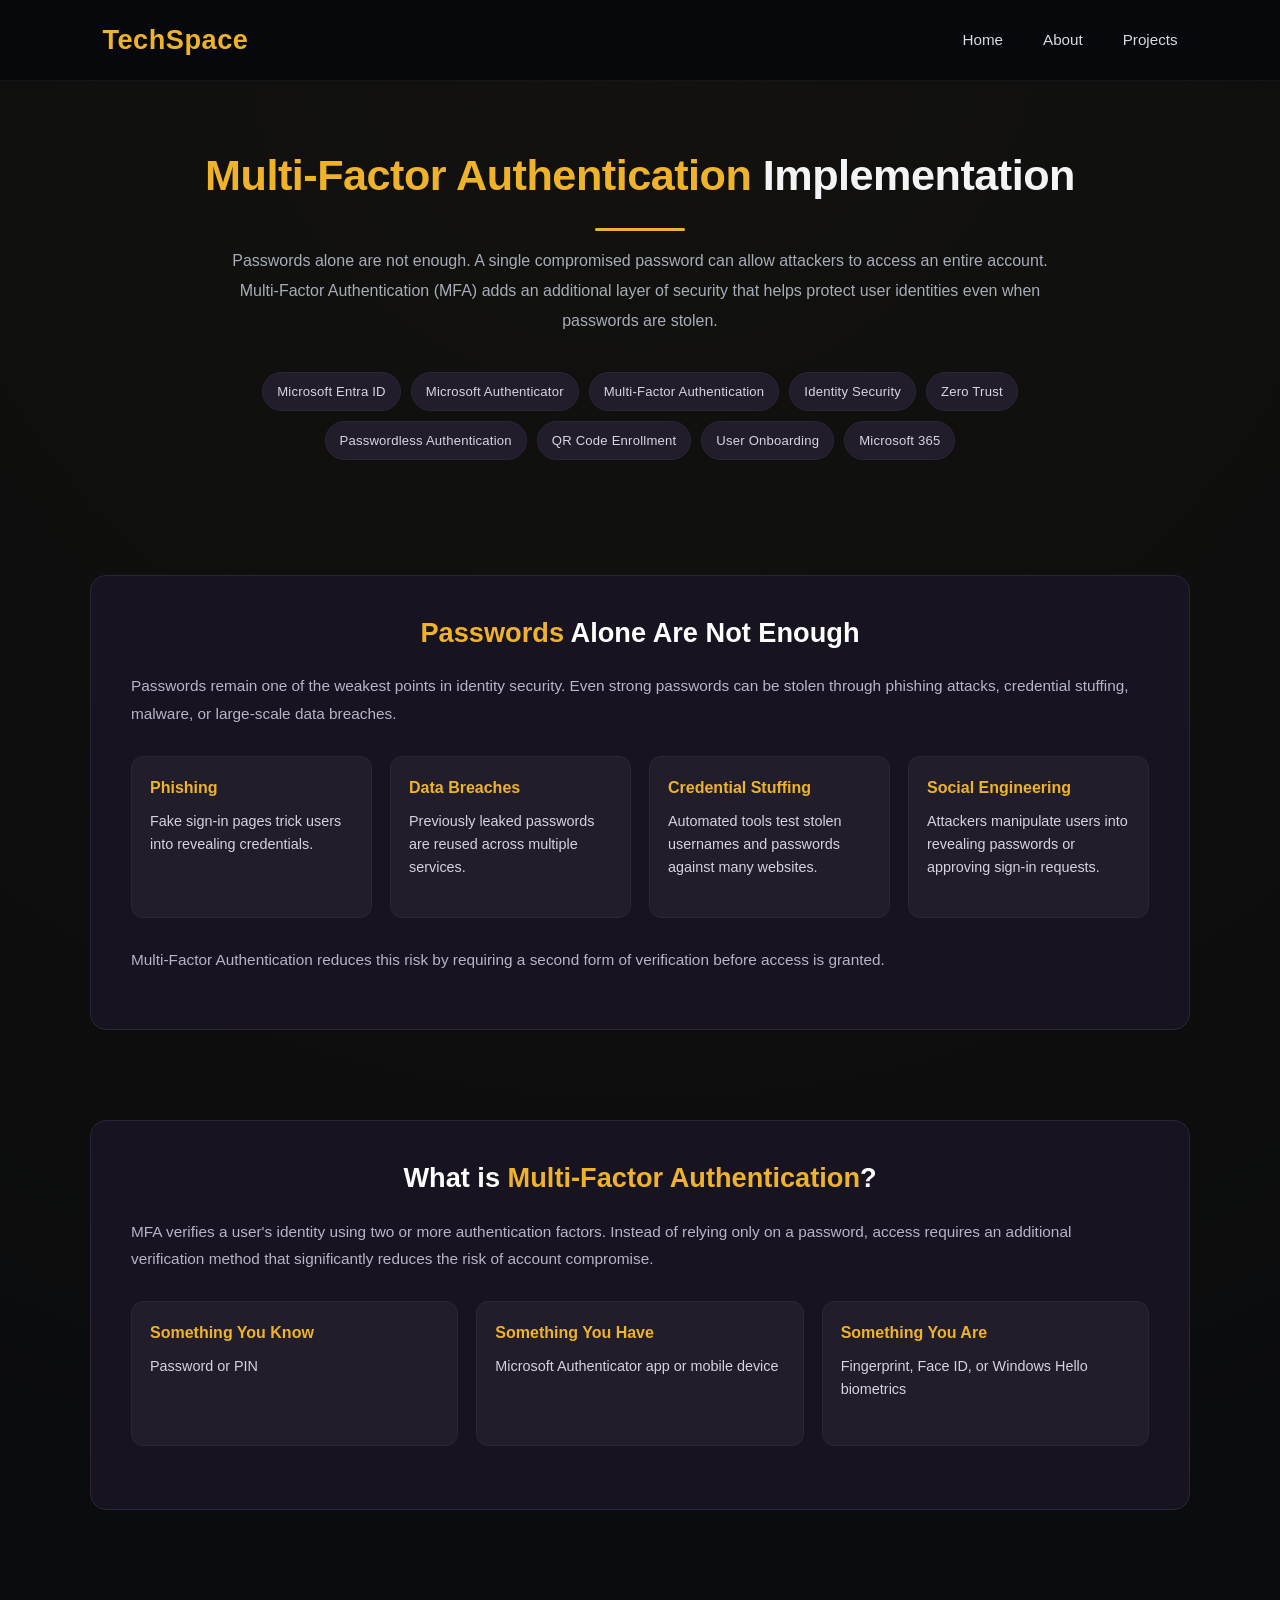
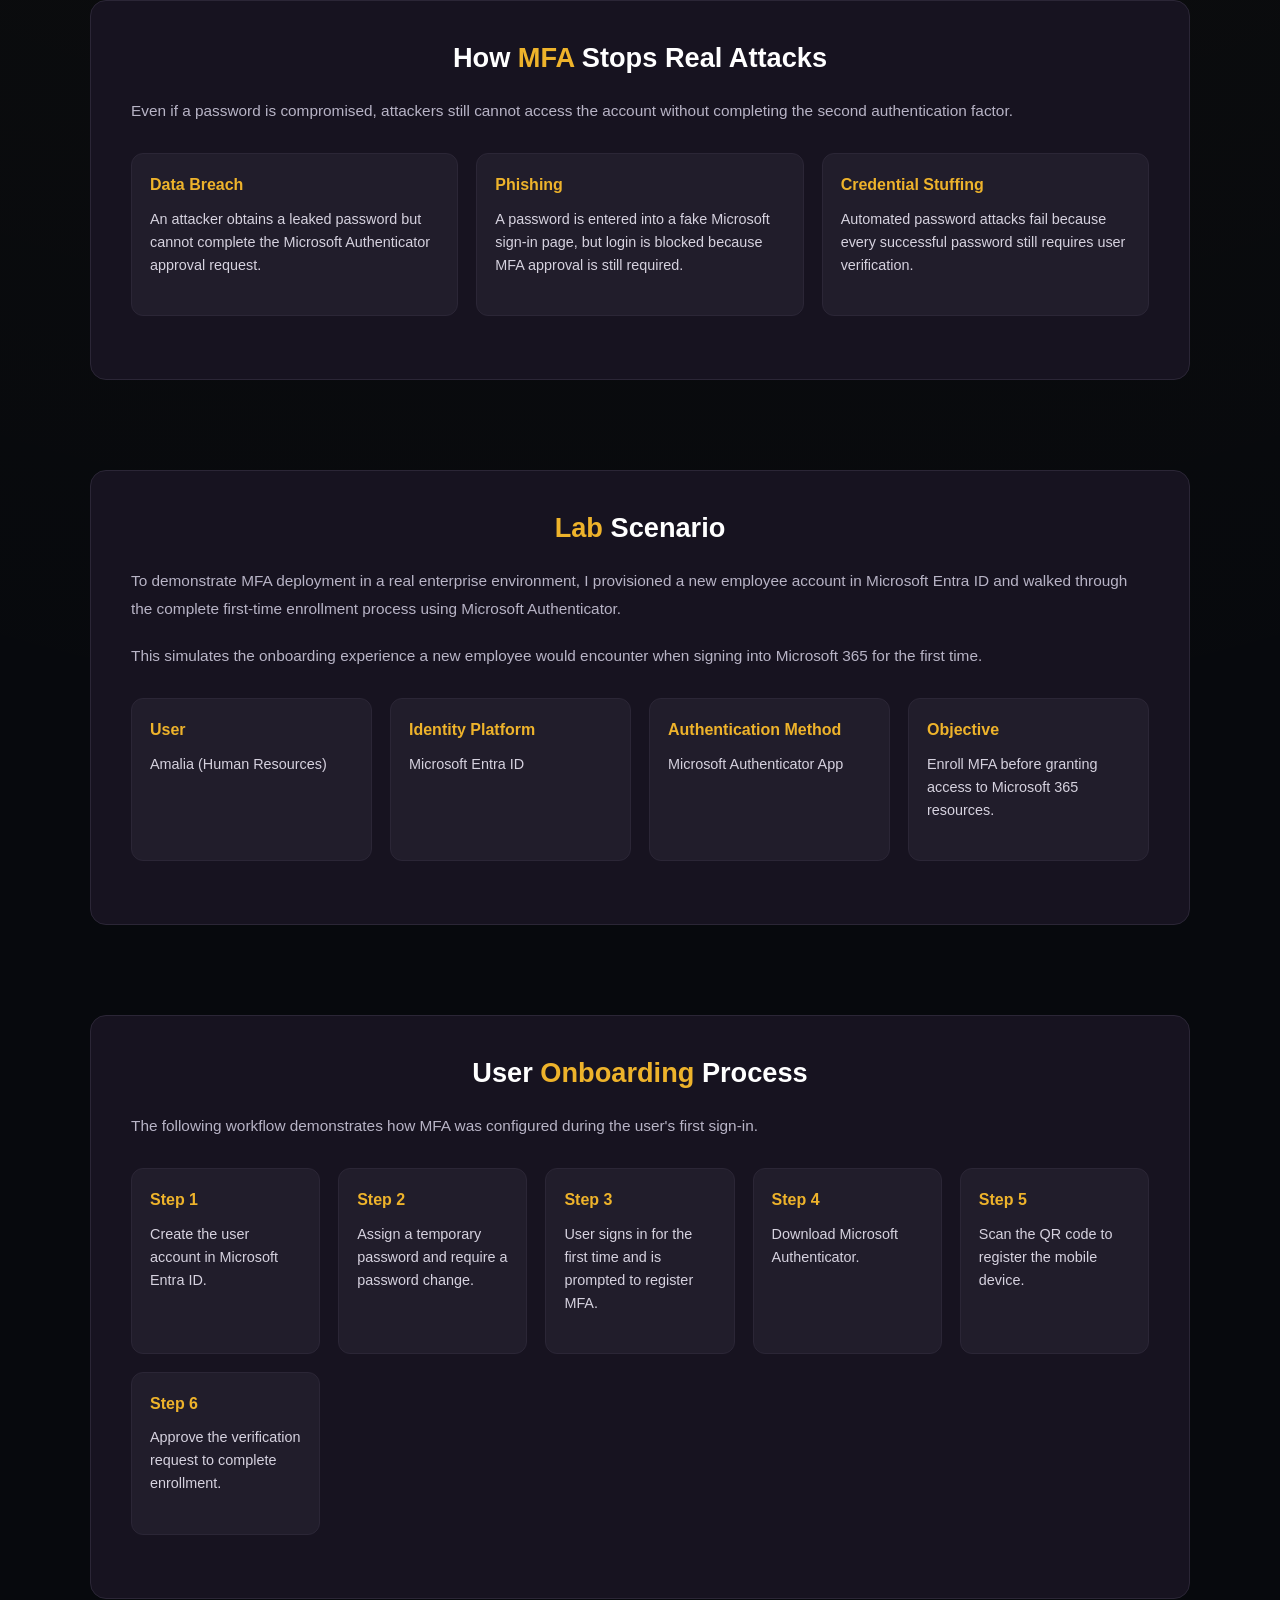
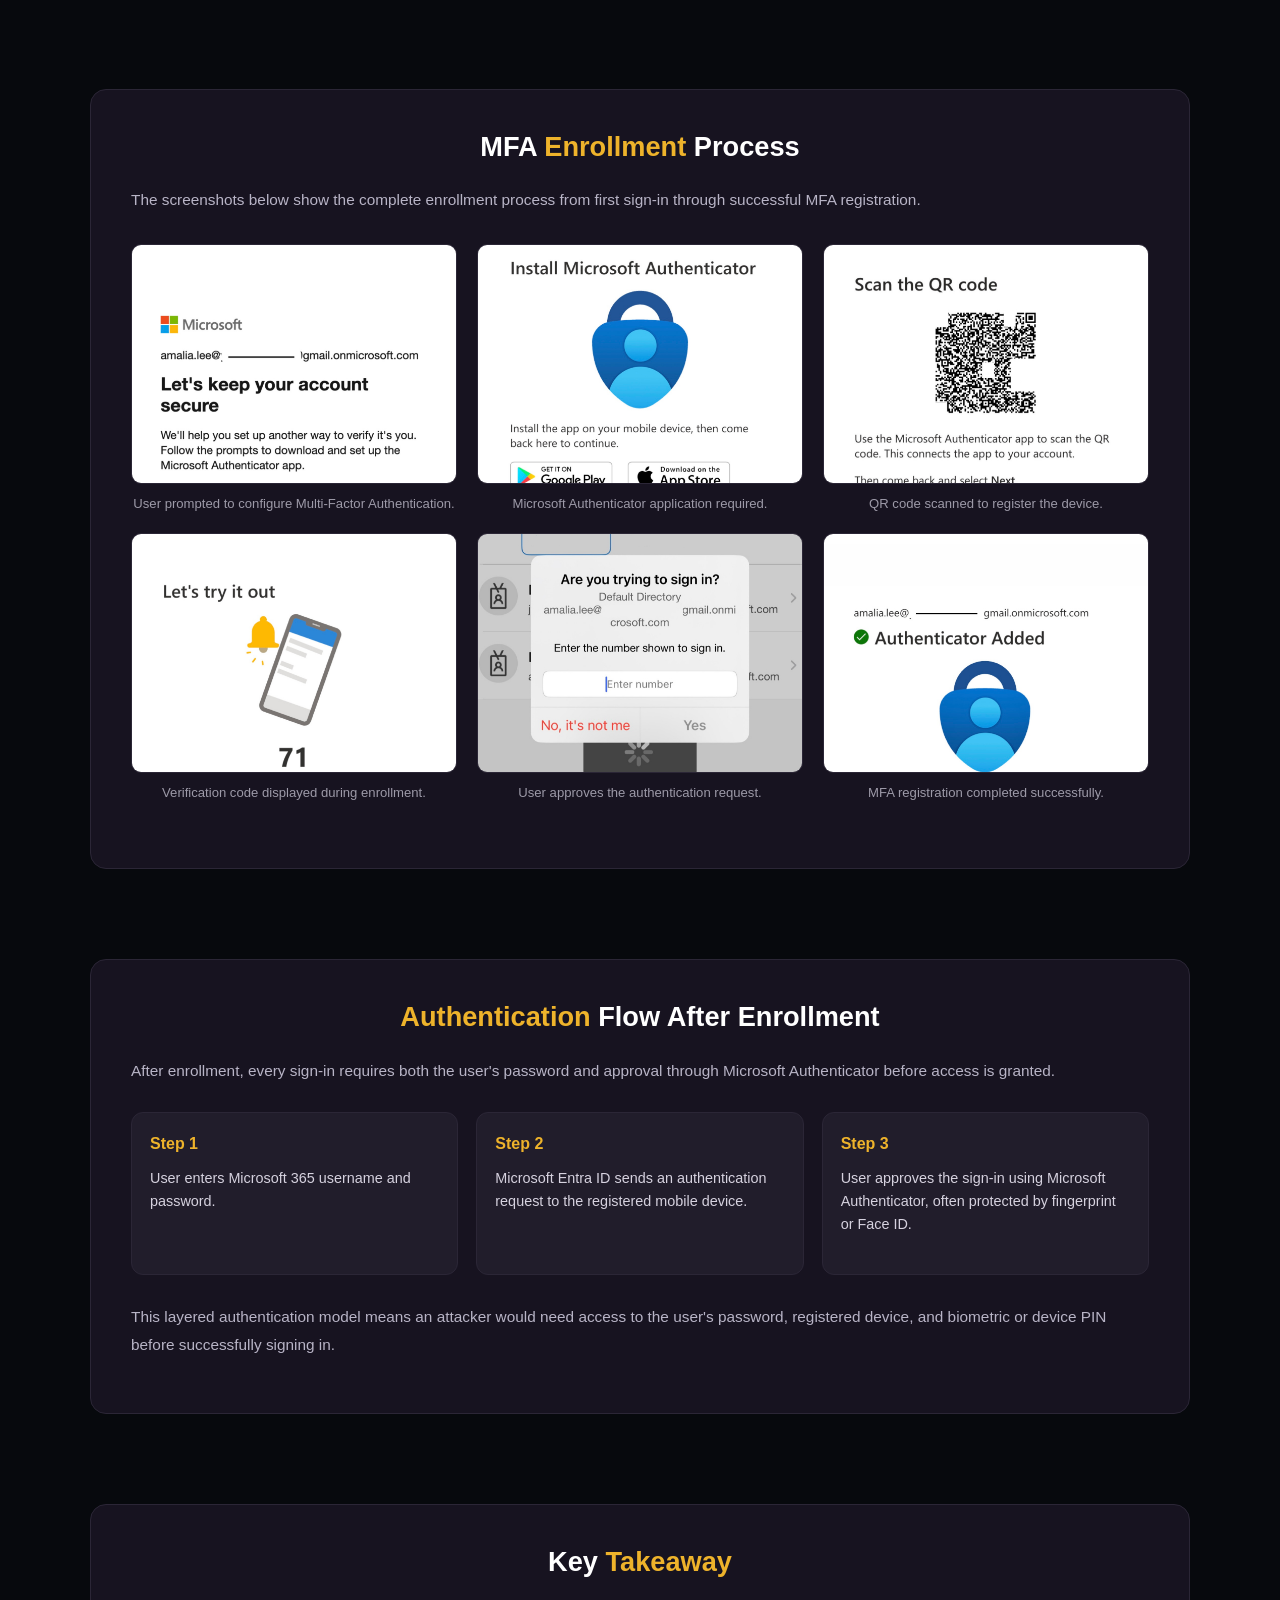
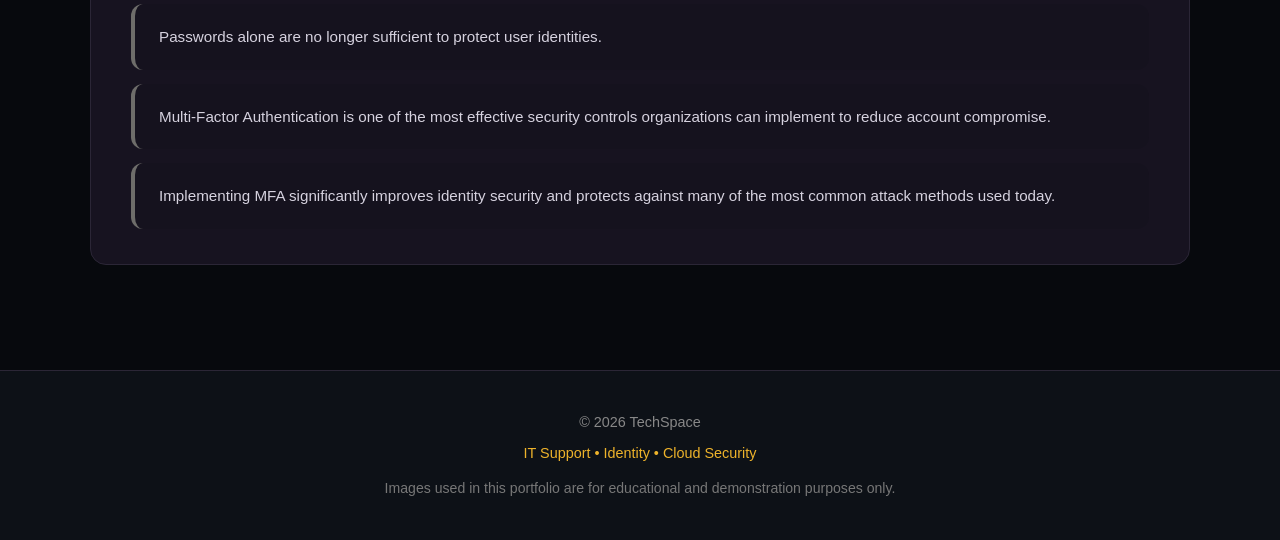
<file: mfa.html>
<!DOCTYPE html>
<html lang="en">

<head>
  <meta charset="UTF-8">
  <meta name="viewport" content="width=device-width, initial-scale=1.0">
  <!-- <title>welcome to my tech space</title> -->
  <link rel="stylesheet" href="./css/style.css">
</head>

<body>


  <nav class="navbar">

    <a href="index.html" class="logo">TechSpace</a>

    <button class="menu-toggle" id="menu-toggle">
        ☰
    </button>

    <ul id="nav-links">
        <li><a href="index.html">home</a></li>
        <li><a href="about.html">about</a></li>
        <li><a href="projects.html">projects</a></li>
    </ul>

</nav>




  <section class="project-container">


<h1 class="project-title"><span class="gold-text">Multi-Factor Authentication</span> Implementation</h1>
    <p class="project-intro">
      Passwords alone are not enough. A single compromised password can allow attackers
      to access an entire account. Multi-Factor Authentication (MFA) adds an additional
      layer of security that helps protect user identities even when passwords are stolen.
    </p>
    <div class="tech-stack">

    <span>Microsoft Entra ID</span>

    <span>Microsoft Authenticator</span>

    <span>Multi-Factor Authentication</span>

    <span>Identity Security</span>

    <span>Zero Trust</span>

    <span>Passwordless Authentication</span>

    <span>QR Code Enrollment</span>

    <span>User Onboarding</span>

    <span>Microsoft 365</span>

</div>
  </section>









<section class="project-section">

    <h2><span>Passwords</span> Alone Are Not Enough</h2>

    <p>
        Passwords remain one of the weakest points in identity security.
        Even strong passwords can be stolen through phishing attacks,
        credential stuffing, malware, or large-scale data breaches.
    </p>

    <div class="role-grid">

        <div class="role-card">
            <h4>Phishing</h4>
            <p>Fake sign-in pages trick users into revealing credentials.</p>
        </div>

        <div class="role-card">
            <h4>Data Breaches</h4>
            <p>Previously leaked passwords are reused across multiple services.</p>
        </div>

        <div class="role-card">
            <h4>Credential Stuffing</h4>
            <p>Automated tools test stolen usernames and passwords against many websites.</p>
        </div>

        <div class="role-card">
            <h4>Social Engineering</h4>
            <p>Attackers manipulate users into revealing passwords or approving sign-in requests.</p>
        </div>

    </div>

    <p>
        Multi-Factor Authentication reduces this risk by requiring a second form
        of verification before access is granted.
    </p>

</section>
<section class="project-section">

<h2>What is <span>Multi-Factor Authentication</span>?</h2>

<p>
MFA verifies a user's identity using two or more authentication factors.
Instead of relying only on a password, access requires an additional
verification method that significantly reduces the risk of account compromise.
</p>

<div class="role-grid">

<div class="role-card">
<h4>Something You Know</h4>
<p>Password or PIN</p>
</div>

<div class="role-card">
<h4>Something You Have</h4>
<p>Microsoft Authenticator app or mobile device</p>
</div>

<div class="role-card">
<h4>Something You Are</h4>
<p>Fingerprint, Face ID, or Windows Hello biometrics</p>
</div>

</div>

</section>

<section class="project-section">

<h2>How <span>MFA</span> Stops Real Attacks</h2>

<p>
Even if a password is compromised, attackers still cannot access the account
without completing the second authentication factor.
</p>

<div class="role-grid">

<div class="role-card">
<h4>Data Breach</h4>

<p>
An attacker obtains a leaked password but cannot complete the Microsoft
Authenticator approval request.
</p>

</div>

<div class="role-card">

<h4>Phishing</h4>

<p>
A password is entered into a fake Microsoft sign-in page, but login is blocked
because MFA approval is still required.
</p>

</div>

<div class="role-card">

<h4>Credential Stuffing</h4>

<p>
Automated password attacks fail because every successful password still
requires user verification.
</p>

</div>

</div>

</section>


<section class="project-section">

    <h2><span>Lab</span> Scenario</h2>

    <p>
        To demonstrate MFA deployment in a real enterprise environment,
        I provisioned a new employee account in Microsoft Entra ID and
        walked through the complete first-time enrollment process using
        Microsoft Authenticator.
    </p>

    <p>
        This simulates the onboarding experience a new employee would
        encounter when signing into Microsoft 365 for the first time.
    </p>

    <div class="role-grid">

        <div class="role-card">
            <h4>User</h4>
            <p>Amalia (Human Resources)</p>
        </div>

        <div class="role-card">
            <h4>Identity Platform</h4>
            <p>Microsoft Entra ID</p>
        </div>

        <div class="role-card">
            <h4>Authentication Method</h4>
            <p>Microsoft Authenticator App</p>
        </div>

        <div class="role-card">
            <h4>Objective</h4>
            <p>Enroll MFA before granting access to Microsoft 365 resources.</p>
        </div>

    </div>

</section>
<section class="project-section">

<h2>User <span>Onboarding</span> Process</h2>

<p>
The following workflow demonstrates how MFA was configured during
the user's first sign-in.
</p>

<div class="role-grid">

<div class="role-card">
<h4>Step 1</h4>
<p>Create the user account in Microsoft Entra ID.</p>
</div>

<div class="role-card">
<h4>Step 2</h4>
<p>Assign a temporary password and require a password change.</p>
</div>

<div class="role-card">
<h4>Step 3</h4>
<p>User signs in for the first time and is prompted to register MFA.</p>
</div>

<div class="role-card">
<h4>Step 4</h4>
<p>Download Microsoft Authenticator.</p>
</div>

<div class="role-card">
<h4>Step 5</h4>
<p>Scan the QR code to register the mobile device.</p>
</div>

<div class="role-card">
<h4>Step 6</h4>
<p>Approve the verification request to complete enrollment.</p>
</div>

</div>

</section>
<section class="project-section">

<h2>MFA <span>Enrollment</span> Process</h2>

<p>
The screenshots below show the complete enrollment process
from first sign-in through successful MFA registration.
</p>

<div class="lab-gallery">

<figure>
<img src="./mfa/2.jpg">
<figcaption>User prompted to configure Multi-Factor Authentication.</figcaption>
</figure>

<figure>
<img src="./mfa/33.jpg">
<figcaption>Microsoft Authenticator application required.</figcaption>
</figure>

<figure>
<img src="./mfa/44.jpg">
<figcaption>QR code scanned to register the device.</figcaption>
</figure>

<figure>
<img src="./mfa/66.jpg">
<figcaption>Verification code displayed during enrollment.</figcaption>
</figure>

<figure>
<img src="./mfa/111.jpg">
<figcaption>User approves the authentication request.</figcaption>
</figure>

<figure>
<img src="./mfa/8.jpg">
<figcaption>MFA registration completed successfully.</figcaption>
</figure>

</div>

</section>
<section class="project-section">

<h2><span>Authentication</span> Flow After Enrollment</h2>

<p>
After enrollment, every sign-in requires both the user's password
and approval through Microsoft Authenticator before access is granted.
</p>

<div class="role-grid">

<div class="role-card">
<h4>Step 1</h4>
<p>User enters Microsoft 365 username and password.</p>
</div>

<div class="role-card">
<h4>Step 2</h4>
<p>Microsoft Entra ID sends an authentication request to the registered mobile device.</p>
</div>

<div class="role-card">
<h4>Step 3</h4>
<p>User approves the sign-in using Microsoft Authenticator, often protected by fingerprint or Face ID.</p>
</div>

</div>

<p>
This layered authentication model means an attacker would need access to
the user's password, registered device, and biometric or device PIN before
successfully signing in.
</p>

</section>





<section class="project-section">

    <h2>Key <span class="gold-text">Takeaway</span></h2>

    <ul class="takeaway-list">

        <li>Passwords alone are no longer sufficient to protect user identities.</li>

        <li>Multi-Factor Authentication is one of the most effective security controls organizations can implement to reduce account compromise.</li>

        <li>Implementing MFA significantly improves identity security and protects against many of the most common attack methods used today.</li>

    </ul>

</section>


  <footer class="site-footer">
    <p>© 2026 TechSpace</p>
    <p class="footer-sub">IT Support • Identity • Cloud Security</p>
    <p class="site-disclaimer">
        Images used in this portfolio are for educational and demonstration purposes only.
    </p>
</footer>


    <div id="lightbox" class="lightbox">
        <span class="lightbox-close">&times;</span>
        <img class="lightbox-content" id="lightbox-img">
    </div>

    <script src="./js/script.js"></script>
</body>
</file>
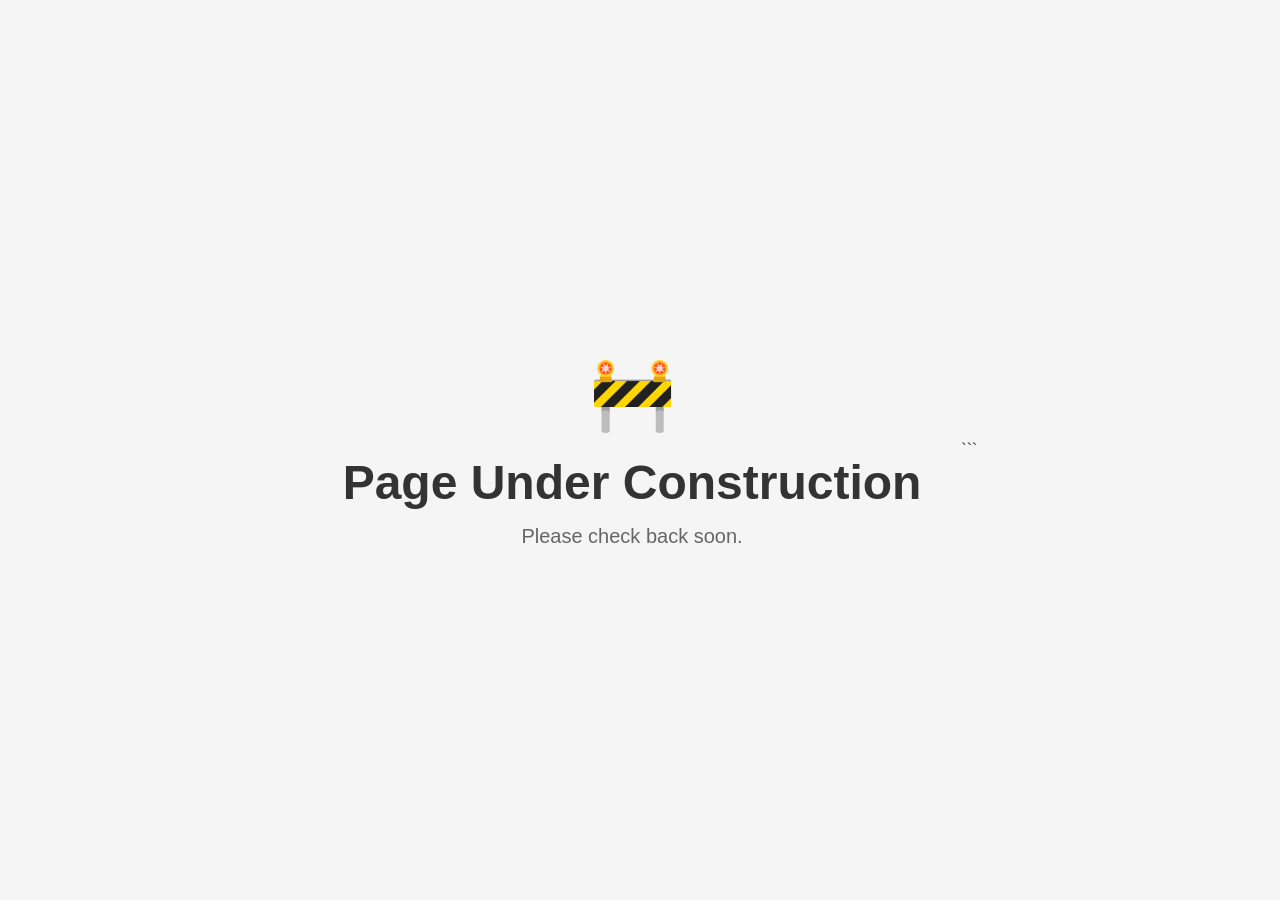
<file: os.html>
<!DOCTYPE html>
<html lang="en">
<head>
  <meta charset="UTF-8">
  <meta name="viewport" content="width=device-width, initial-scale=1.0">
  <title>Under Construction</title>

  <style>
    * {
      margin: 0;
      padding: 0;
      box-sizing: border-box;
      font-family: Arial, sans-serif;
    }

    body {
      height: 100vh;
      display: flex;
      justify-content: center;
      align-items: center;
      background: #f5f5f5;
      color: #333;
      text-align: center;
    }

    .container {
      padding: 40px;
    }

    h1 {
      font-size: 48px;
      margin-bottom: 15px;
    }

    p {
      font-size: 20px;
      color: #666;
    }

    .icon {
      font-size: 70px;
      margin-bottom: 20px;
    }
  </style>
</head>

<body>
  <div class="container">
    <div class="icon">🚧</div>
    <h1>Page Under Construction</h1>
    <p> Please check back soon.</p>
  </div>
</body>
</html>
```
</file>
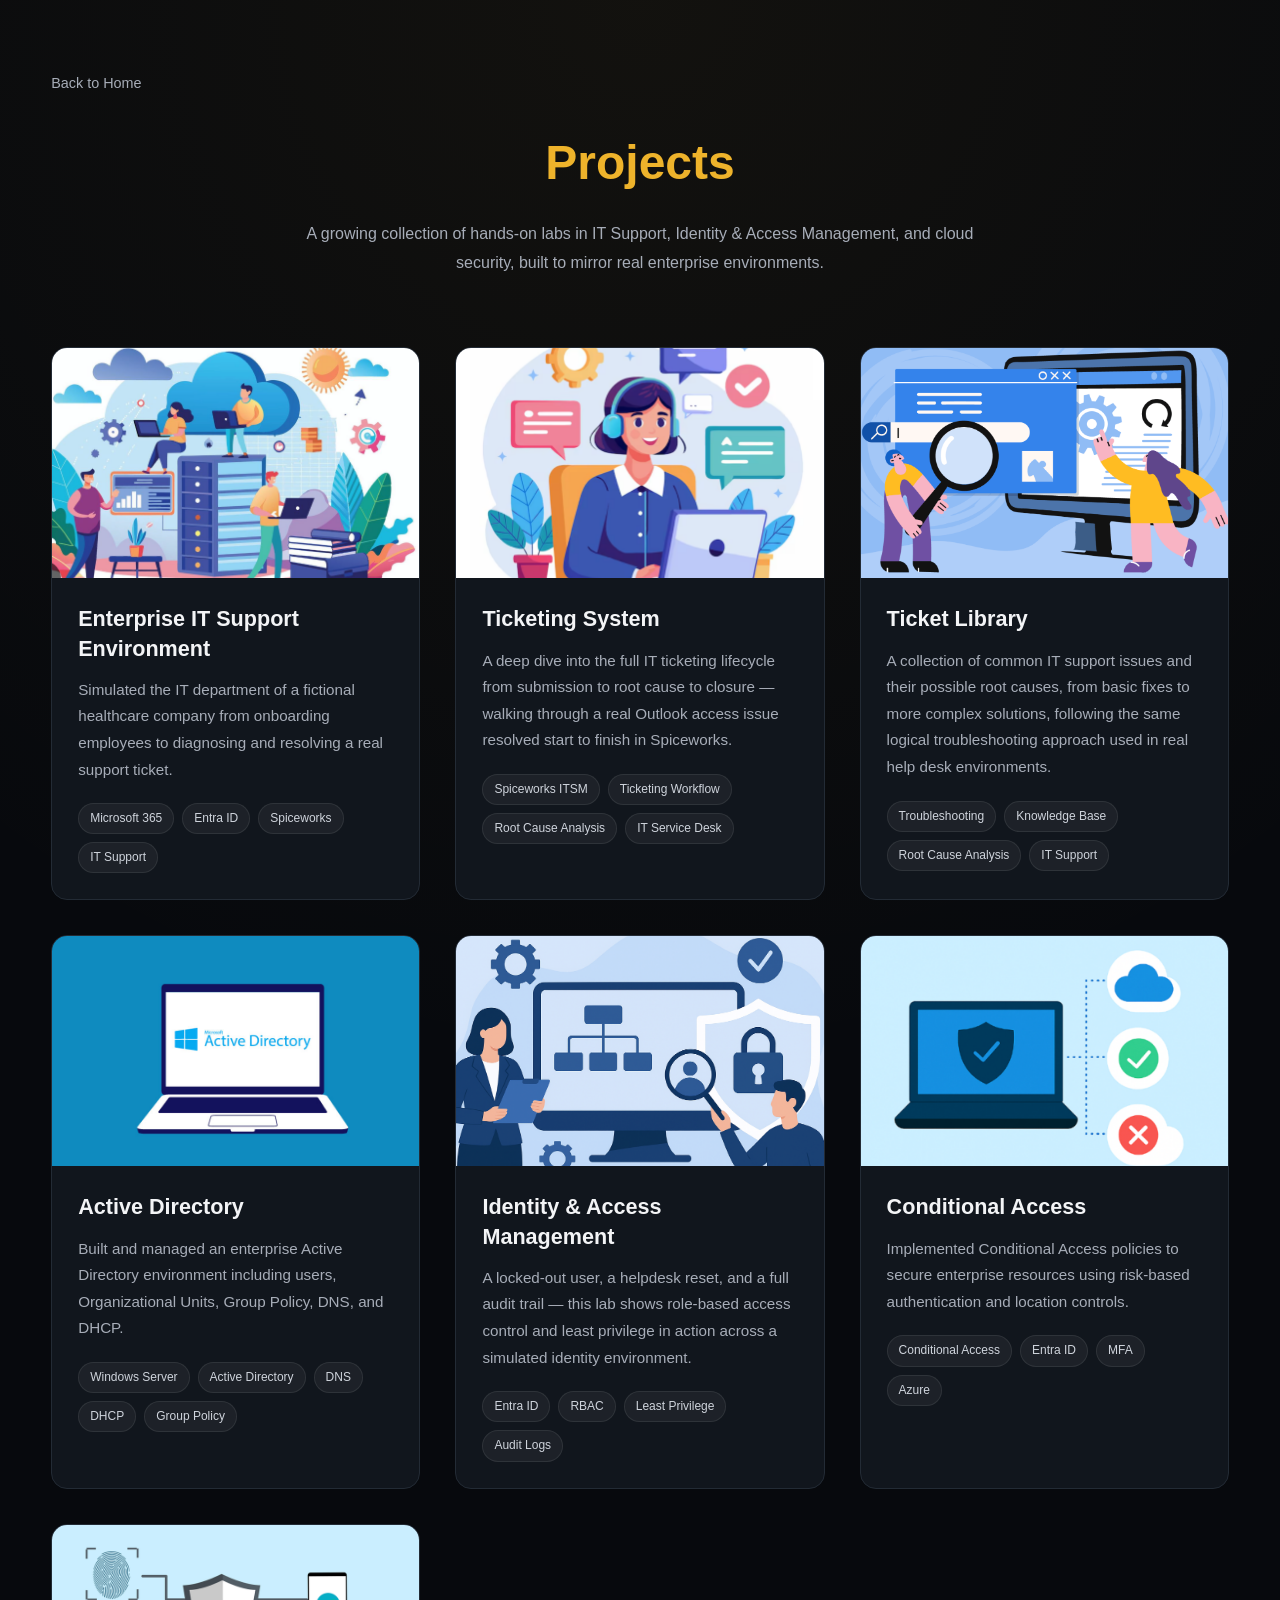
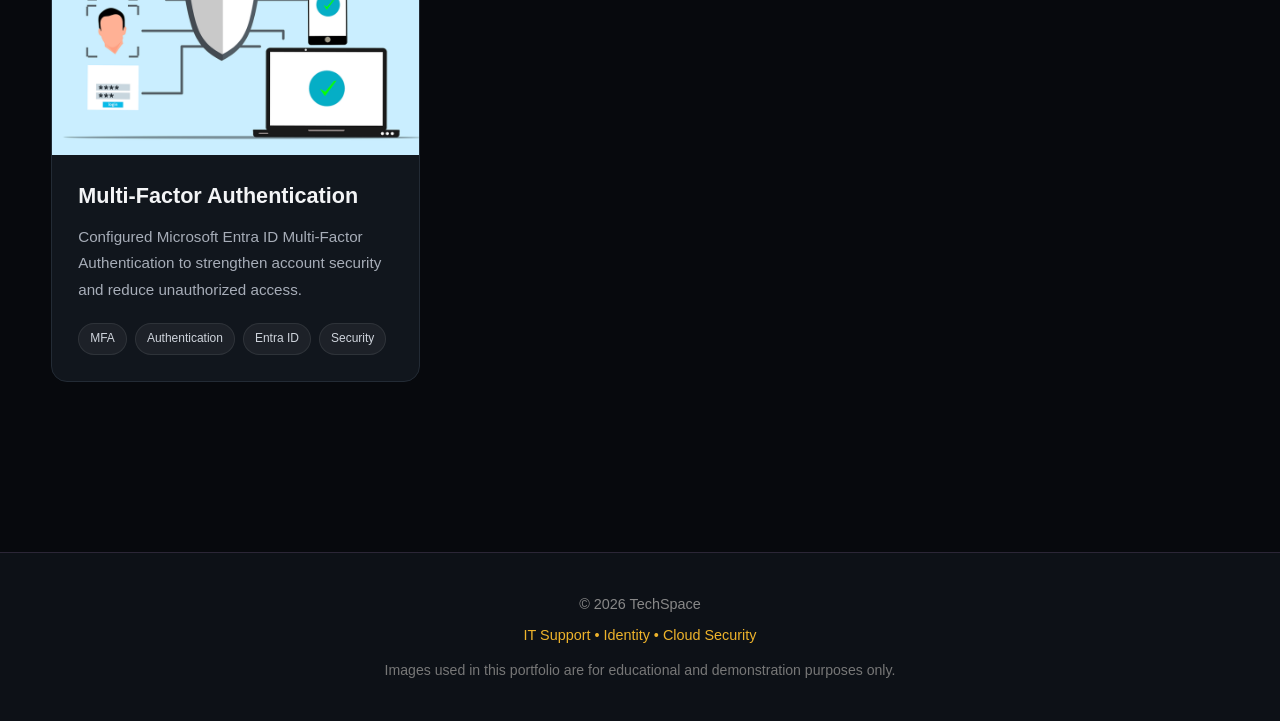
<file: projects.html>
<!DOCTYPE html>
<html lang="en">

<head>
  <meta charset="UTF-8">
  <meta name="viewport" content="width=device-width, initial-scale=1.0">
  <!-- <title>welcome to my tech space</title> -->
  <link rel="stylesheet" href="./css/style.css">
</head>

<body>
  <section class="projects-page">

    <a href="index.html" class="back-home"> Back to Home</a>

    <h1 class="projects-title"> <span class="gold-text">Projects</span></h1>

    <p class="projects-subtitle">
      A growing collection of hands-on labs in IT Support, Identity & Access Management, and cloud security, built to
      mirror real enterprise environments.
    </p>

    <div class="projects-grid">

      <!-- Enterprise IT Support Environment -->
      <a href="enterprise-setup.html" class="project-card">

        <img src="./project cover/IT.png" alt="Enterprise IT Support Environment">

        <div class="project-content">

          <h3>Enterprise IT Support Environment</h3>

          <p>
            <!-- Built a simulated enterprise environment using Microsoft 365,
            Microsoft Entra ID, licensing, shared mailboxes, user provisioning,
            and Spiceworks ITSM. -->

            Simulated the IT department of a fictional healthcare company from onboarding employees to diagnosing and
            resolving a real support ticket.

          </p>

          <div class="project-tags">

            <span>Microsoft 365</span>

            <span>Entra ID</span>

            <span>Spiceworks</span>

            <span>IT Support</span>

            <!-- <span>Identity</span> -->

          </div>

        </div>

      </a>


            <!-- Spiceworks -->

      <a href="spiceworks.html" class="project-card">

        <img src="./project cover/tksys.png" alt="Spiceworks">

        <div class="project-content">

          <h3>Ticketing System</h3>

          <p>
            A deep dive into the full IT ticketing lifecycle from submission to root cause to closure — walking
            through a real Outlook access issue resolved start to finish in Spiceworks.


          </p>

          <div class="project-tags">

            <span>Spiceworks ITSM</span>
            <span>Ticketing Workflow</span>
            <span>Root Cause Analysis</span>
            <span>IT Service Desk</span>
          </div>

        </div>

      </a>

 


      <!-- Ticket Library -->
      <a href="tickets.html" class="project-card">

        <img src="./project cover/kb.png" alt="Ticket Library">

        <div class="project-content">

          <h3>Ticket Library</h3>

          <p>
            A collection of common IT support issues and their possible root causes, from basic fixes to
            more complex solutions, following the same logical troubleshooting approach used in real help
            desk environments.
          </p>

          <div class="project-tags">
            <span>Troubleshooting</span>
            <span>Knowledge Base</span>
            <span>Root Cause Analysis</span>
            <span>IT Support</span>
          </div>

        </div>

      </a>
      
  

      <!-- Active Directory -->

      <a href="ad.html" class="project-card">

        <img src="./project cover/ad.png" alt="Active Directory">

        <div class="project-content">
          <h3>Active Directory</h3>


          <p>
            Built and managed an enterprise Active Directory environment including users,
            Organizational Units, Group Policy, DNS, and DHCP.
          </p>

          <div class="project-tags">
            <span>Windows Server</span>
            <span>Active Directory</span>
            <span>DNS</span>
            <span>DHCP</span>
            <span>Group Policy</span>
          </div>

        </div>

      </a>

      <!-- Entra ID -->

      <a href="m365.html" class="project-card">

        <img src="./project cover/rbac.png" alt="Microsoft Entra ID">

        <div class="project-content">

          <h3>Identity & Access Management</h3>


          <p>
            <!-- Configured administrative roles, custom RBAC permissions,
            and Microsoft 365 access management following least privilege principles. -->


            A locked-out user, a helpdesk reset, and a full audit trail — this lab shows role-based access control and
            least privilege in action across a simulated identity environment.


          </p>

          <div class="project-tags">
            <span>Entra ID</span>
            <!-- <span>Microsoft 365</span> -->
            <span>RBAC</span>
            <!-- <span>Azure Portal</span> -->
            <!-- <span>Identity</span> -->
            <span>Least Privilege</span>
            <span>Audit Logs</span>
          </div>

        </div>

      </a>

      <!-- Conditional Access -->

      <a href="conditional-access.html" class="project-card">

        <img src="./project cover/conditional.png" alt="Conditional Access">

        <div class="project-content">

          <h3>Conditional Access</h3>

          <p>
            Implemented Conditional Access policies to secure enterprise resources
            using risk-based authentication and location controls.
          </p>

          <div class="project-tags">
            <span>Conditional Access</span>
            <span>Entra ID</span>
            <span>MFA</span>
            <span>Azure</span>
          </div>

        </div>

      </a>

      <!-- MFA -->

      <a href="mfa.html" class="project-card">

        <img src="./project cover/mfa.png" alt="MFA">

        <div class="project-content">

          <h3>Multi-Factor Authentication</h3>

          <p>
            Configured Microsoft Entra ID Multi-Factor Authentication to strengthen
            account security and reduce unauthorized access.
          </p>

          <div class="project-tags">
            <span>MFA</span>
            <span>Authentication</span>
            <span>Entra ID</span>
            <span>Security</span>
          </div>

        </div>

      </a>

      <!-- Ticketing -->

      <!-- <a href="ticketing.html" class="project-card">

        <img src="./project cover/customerservices.png" alt="Ticketing">

        <div class="project-content">

          <h3>Ticketing & Call Handling</h3>

          <p>
            Simulated an enterprise help desk environment focused on
            customer support, troubleshooting, and issue resolution.
          </p>

          <div class="project-tags">
            <span>Customer Service</span>
            <span>IT Support</span>
            <span>Troubleshooting</span>
            <span>Ticketing</span>
          </div>

        </div>

      </a> -->

      <!-- Operating Systems -->

      <!-- <a href="os.html" class="project-card">

        <img src="./photos/motherboard.png" alt="Operating Systems">

        <div class="project-content">

          <h3>Operating Systems & Hardware</h3>

          <p>
            Explored Windows operating systems, hardware components,
            BIOS configuration, and enterprise troubleshooting.
          </p>

          <div class="project-tags">
            <span>Windows 11</span>
            <span>Windows Server</span>
            <span>Hardware</span>
            <span>BIOS</span>
            <span>Networking</span>
          </div>

        </div>

      </a> -->

      <!-- Spiceworks -->

      <!-- <a href="spiceworks.html" class="project-card">

        <img src="./project cover/tksys.png" alt="Spiceworks">

        <div class="project-content">

          <h3>Ticketing System</h3>

          <p>
            A deep dive into the full IT ticketing lifecycle from submission to root cause to closure — walking
            through a real Outlook access issue resolved start to finish in Spiceworks.


          </p>

          <div class="project-tags">

            <span>Spiceworks ITSM</span>
            <span>Ticketing Workflow</span>
            <span>Root Cause Analysis</span>
            <span>IT Service Desk</span>
          </div>

        </div>

      </a>

    </div>

  </section>  -->
         </div>
      </section>


  <footer class="site-footer">
    <p>© 2026 TechSpace</p>
    <p class="footer-sub">IT Support • Identity • Cloud Security</p>
    <p class="site-disclaimer">
      Images used in this portfolio are for educational and demonstration purposes only.
    </p>
  </footer>


  <div id="lightbox" class="lightbox">
    <span class="lightbox-close">&times;</span>
    <img class="lightbox-content" id="lightbox-img">
  </div>

  <script src="./js/script.js"></script>
</body>
</file>
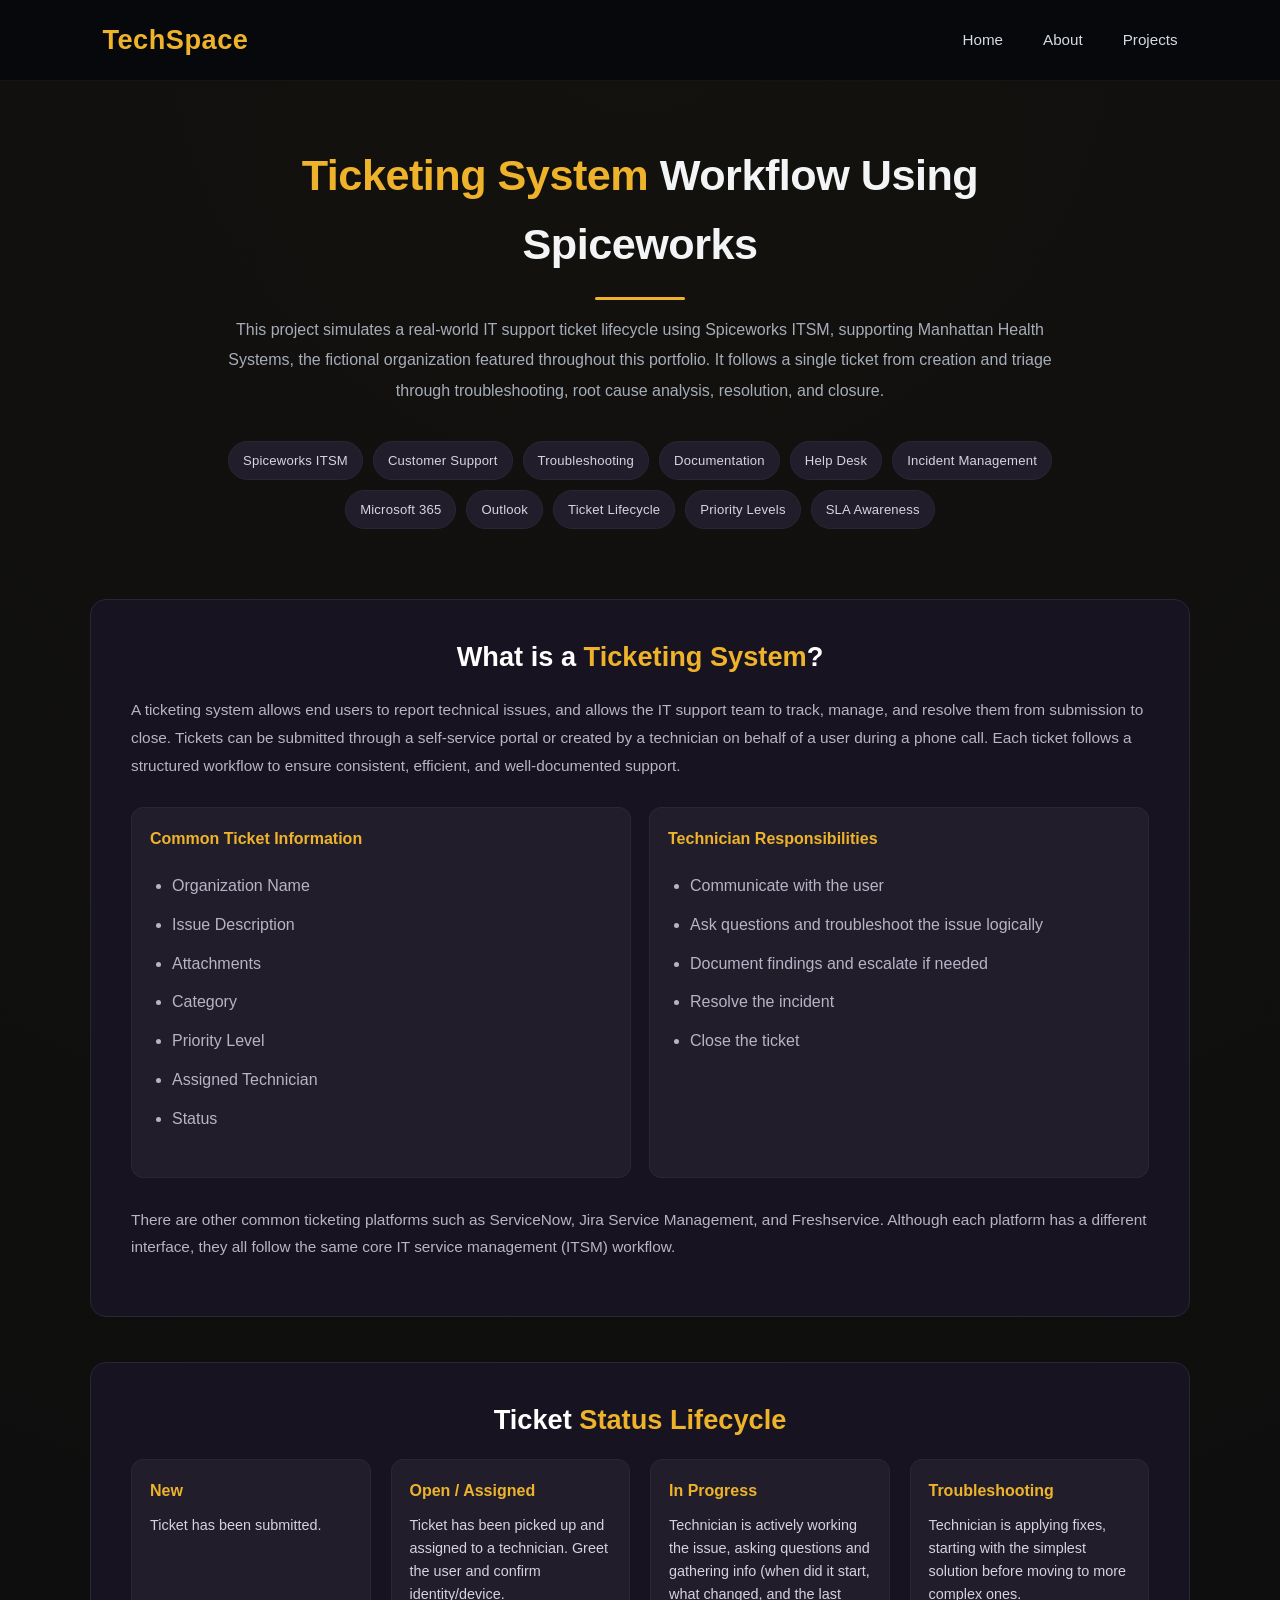
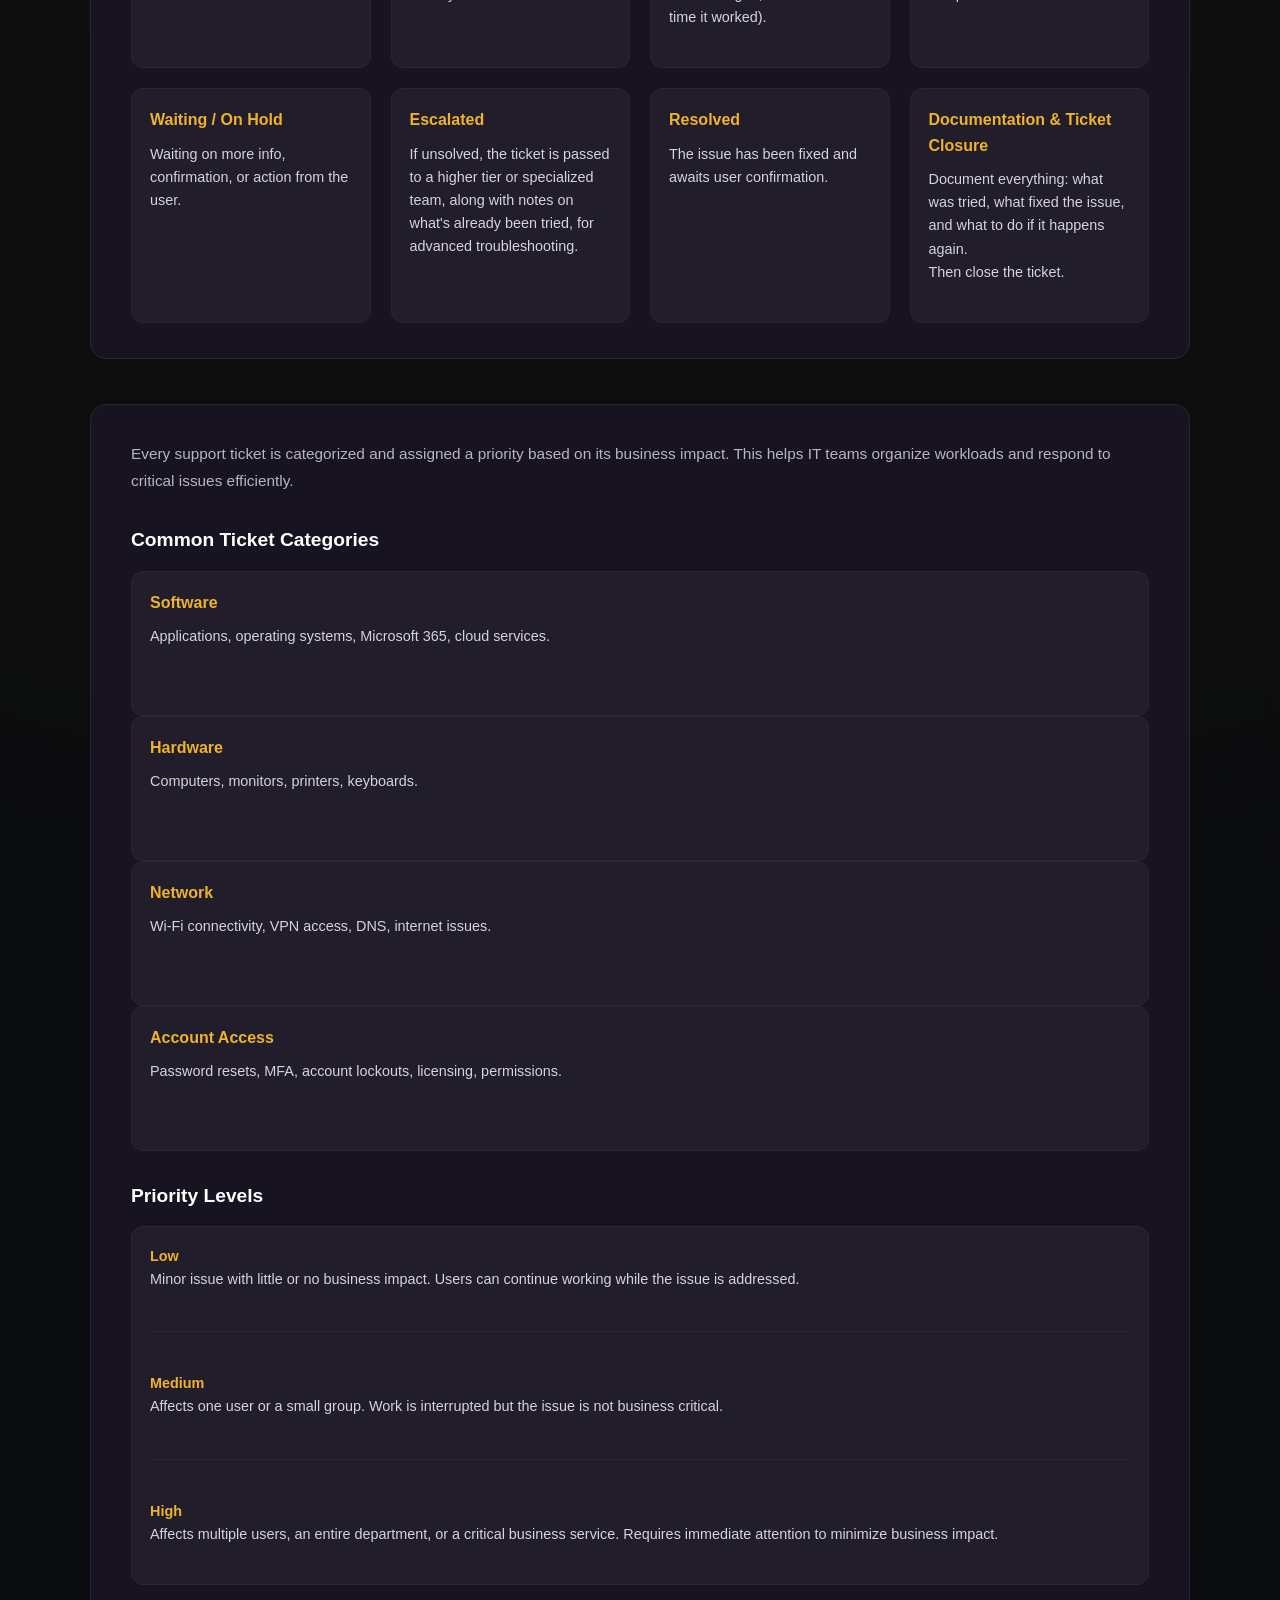
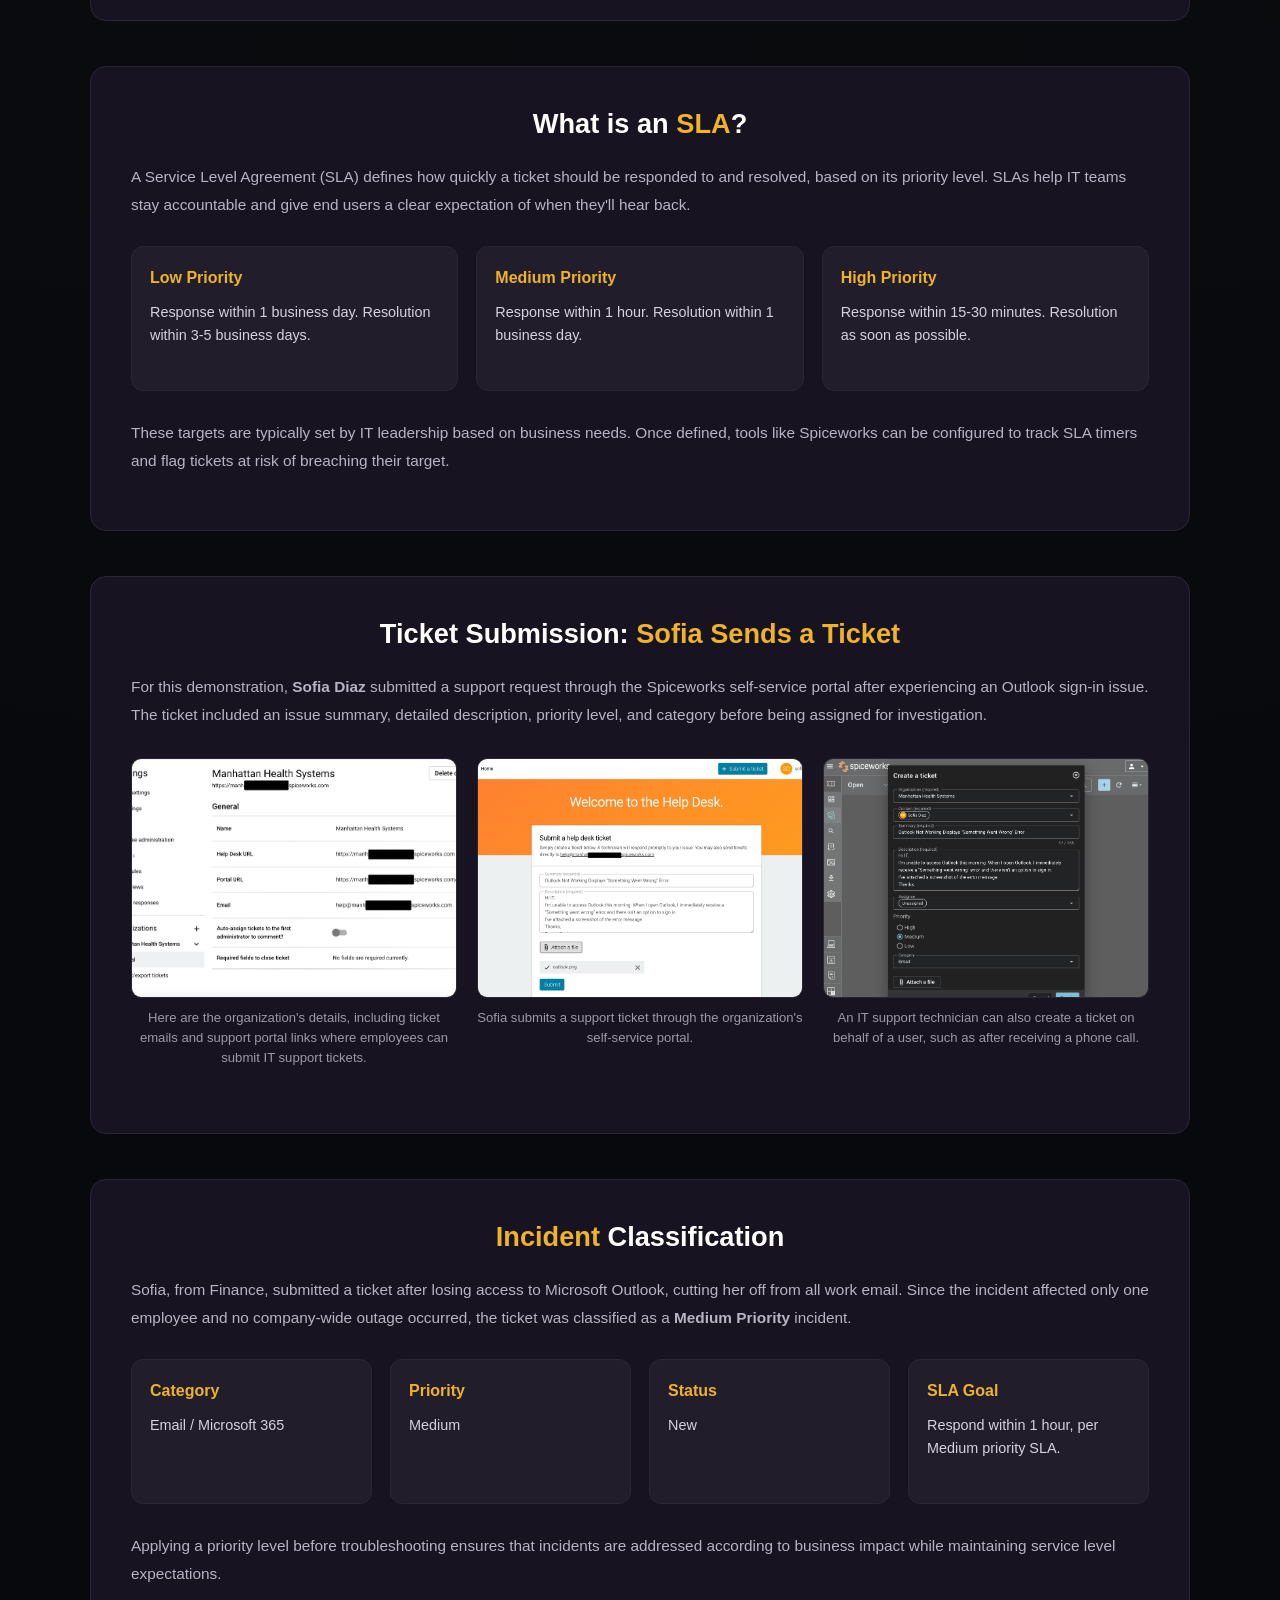
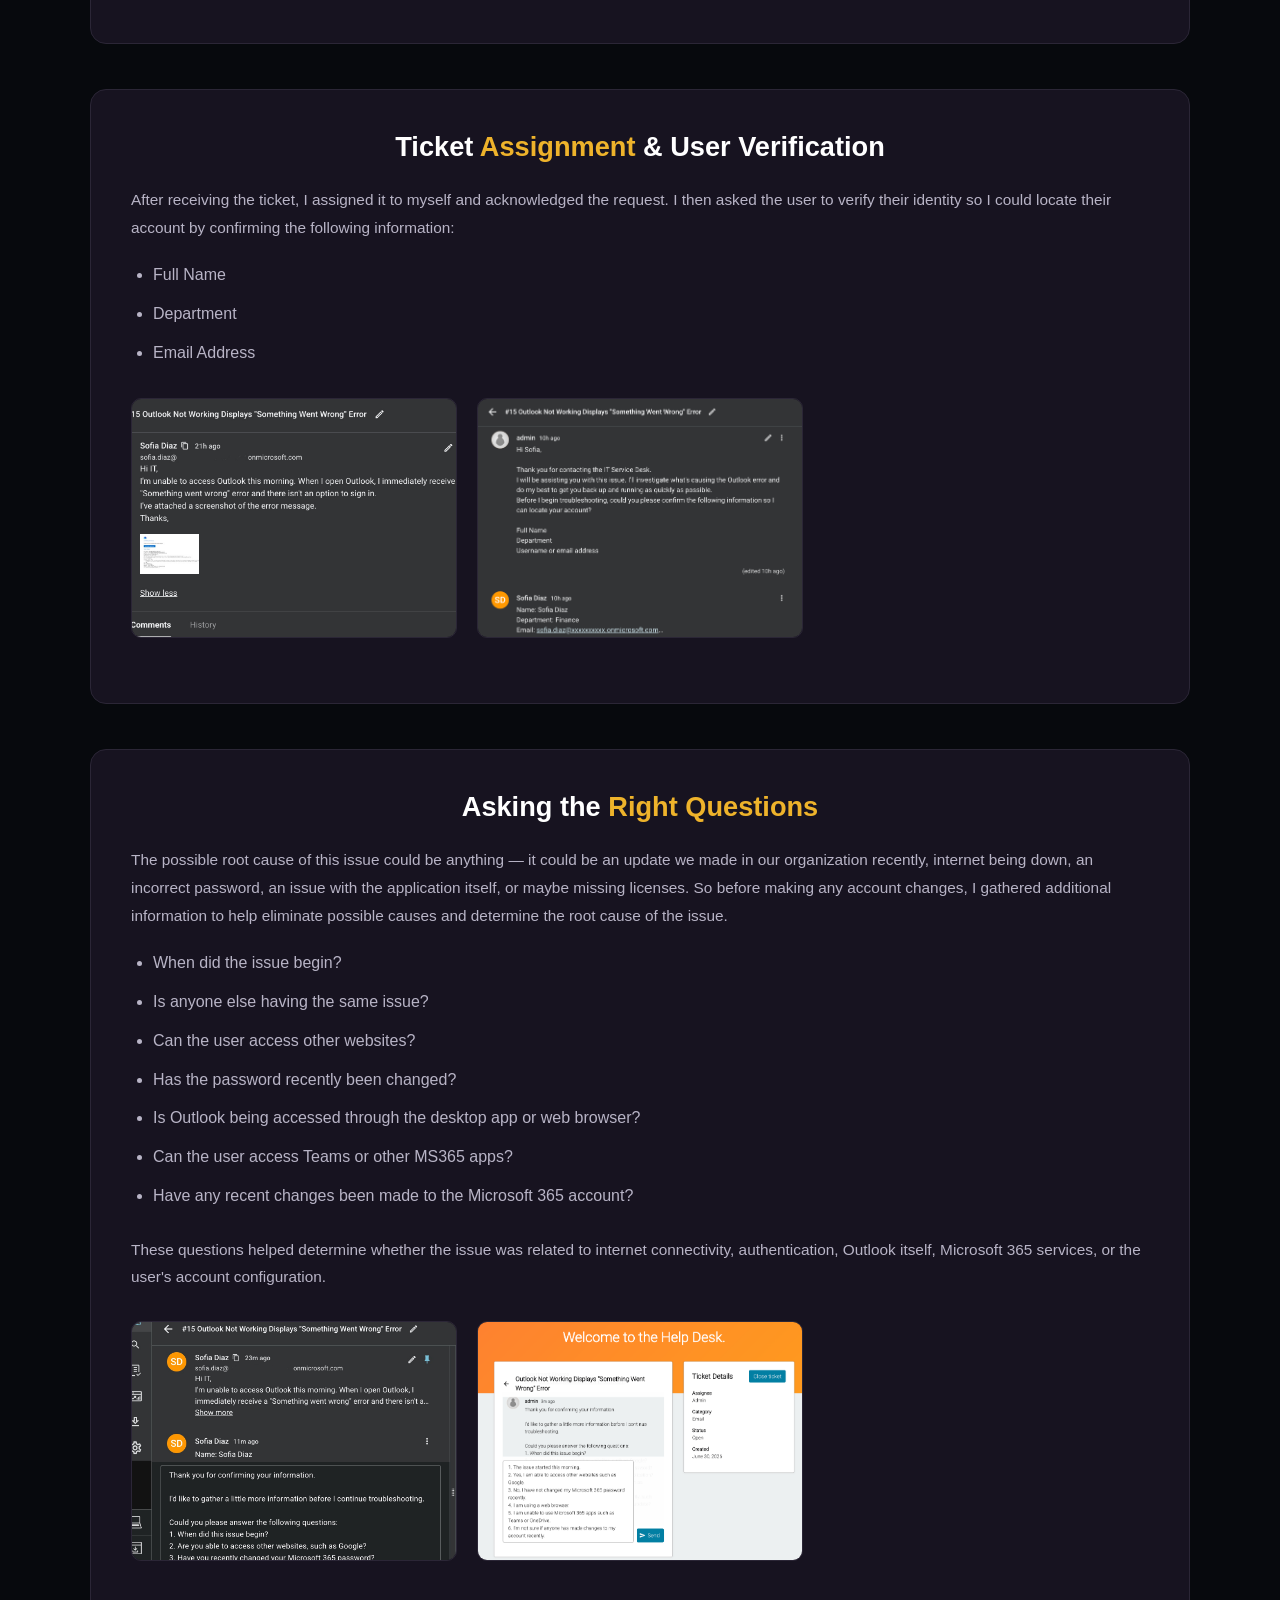
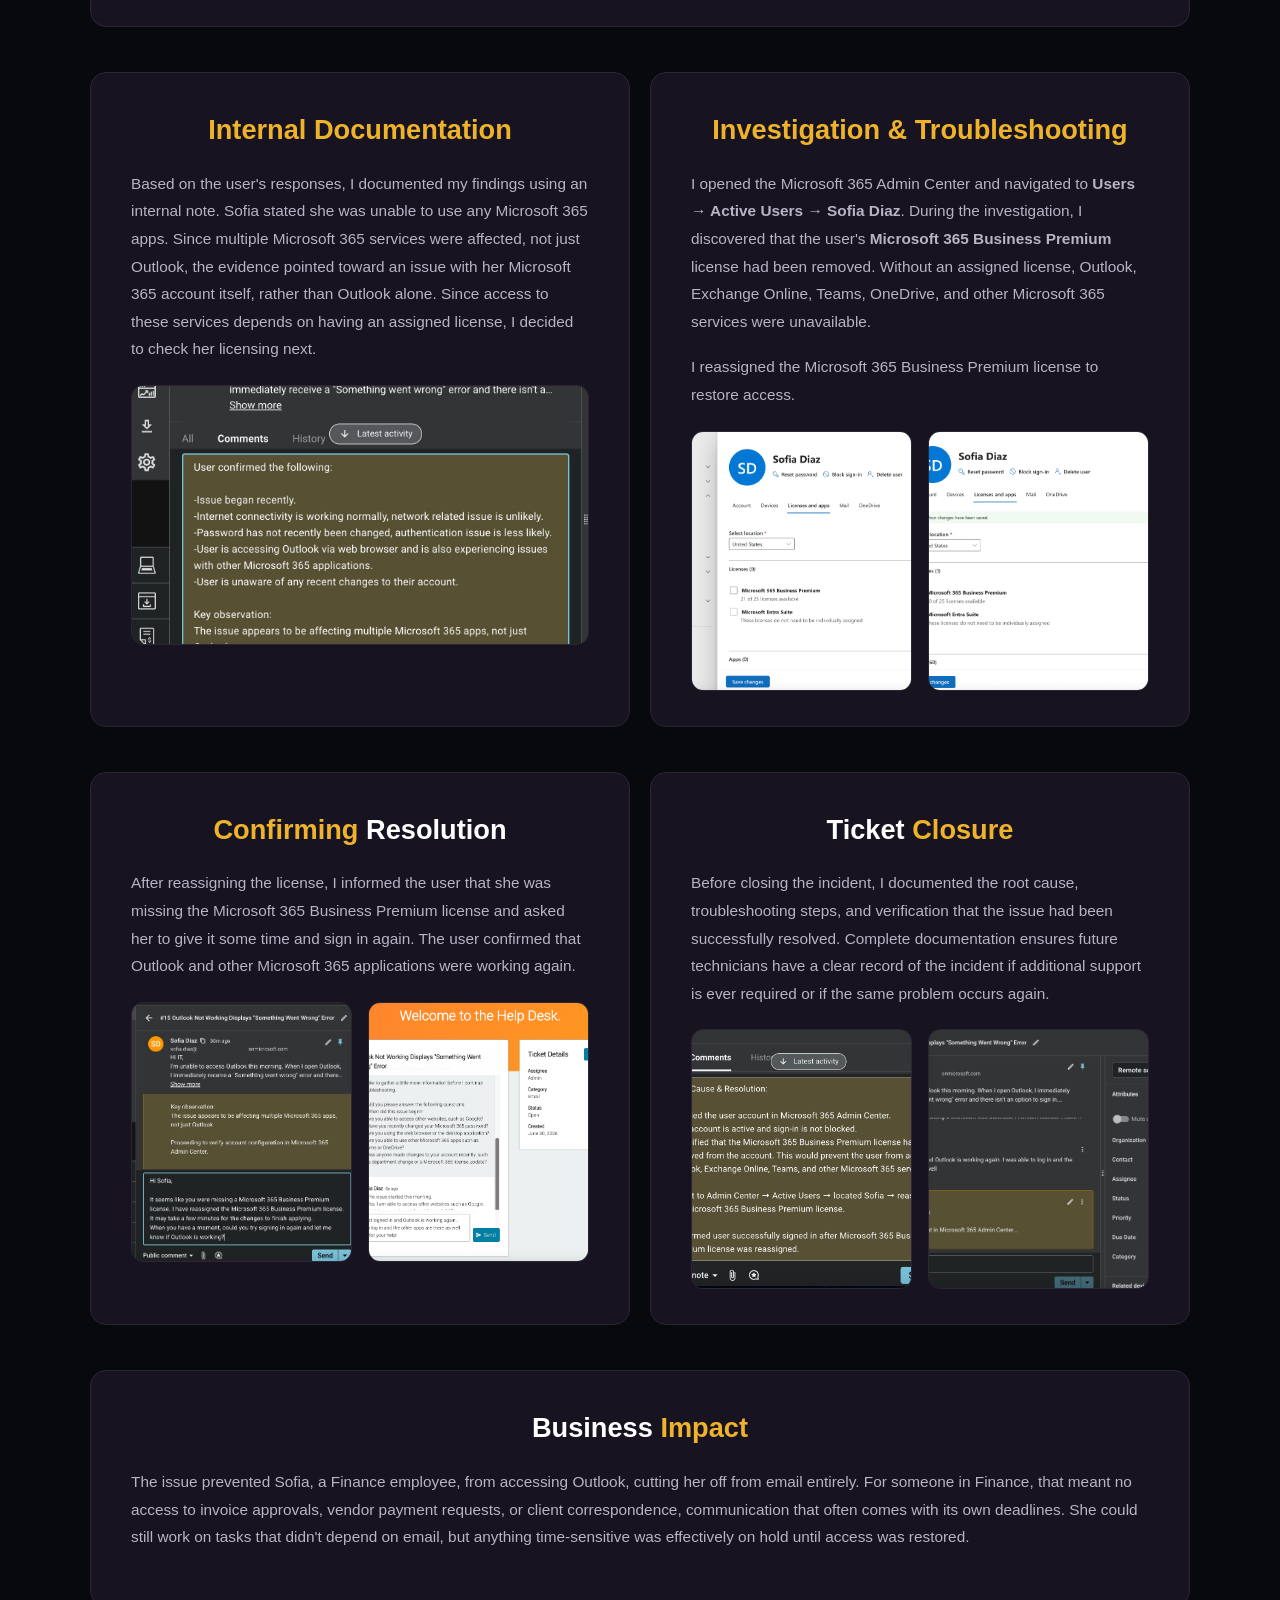
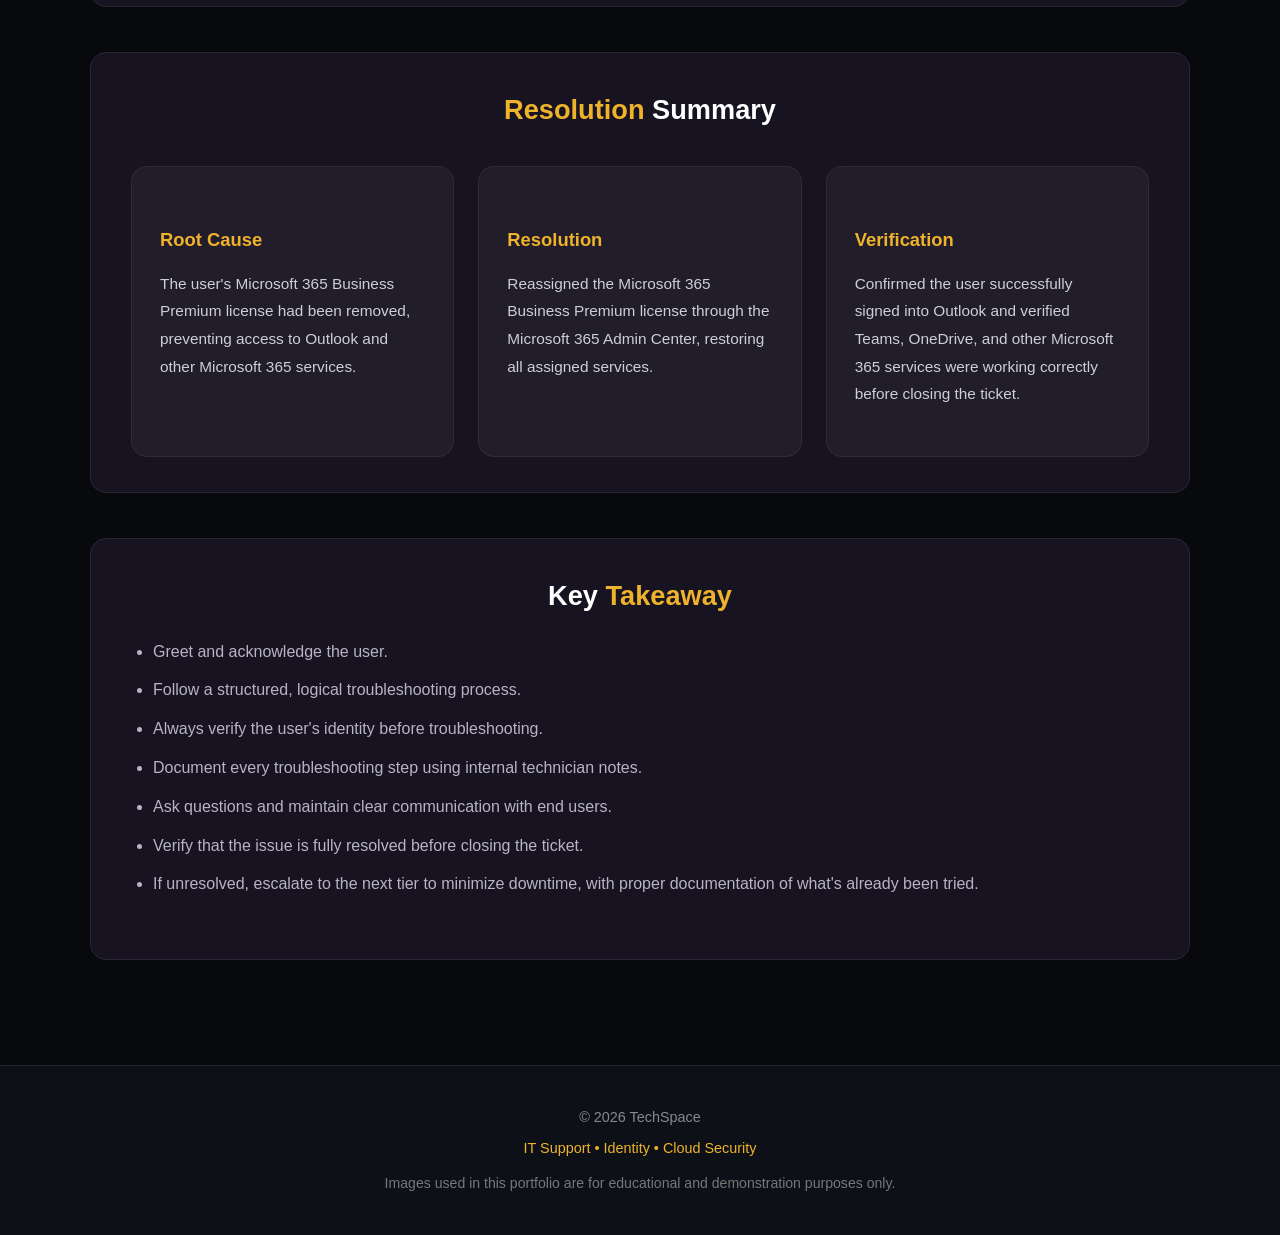
<file: spiceworks.html>
<!DOCTYPE html>
<html lang="en">

<head>
    <meta charset="UTF-8">
    <meta name="viewport" content="width=device-width, initial-scale=1.0">
    <title>welcome to my tech space</title>
    <link rel="stylesheet" href="./css/style.css">

</head>

<body>


    <nav class="navbar">

        <a href="index.html" class="logo">TechSpace</a>

        <button class="menu-toggle" id="menu-toggle">
            ☰
        </button>

        <ul id="nav-links">
            <li><a href="index.html">home</a></li>
            <li><a href="about.html">about</a></li>
            <li><a href="projects.html">projects</a></li>
        </ul>

    </nav>


    <main>
        <section class="project-container">

            <h1 class="project-title">
                <span class="gold-text">Ticketing System</span> Workflow Using Spiceworks
            </h1>

            <p class="project-intro">


                This project simulates a real-world IT support ticket lifecycle using Spiceworks ITSM, supporting
                Manhattan Health Systems, the fictional organization featured throughout this portfolio. It follows a
                single ticket from creation and triage through troubleshooting, root cause analysis, resolution, and
                closure.
            </p>

            <div class="tech-stack">

                <span>Spiceworks ITSM</span>
                <span>Customer Support</span>
                <span>Troubleshooting</span>
                <span>Documentation</span>
                <span>Help Desk</span>
                <span>Incident Management</span>
                <span>Microsoft 365</span>
                <span>Outlook</span>
                <span>Ticket Lifecycle</span>
                <span>Priority Levels</span>
                <span>SLA Awareness</span>

            </div>


        </section>


        <section class="project-section">

            <h2>What is a <span class="gold-text">Ticketing System</span>?</h2>


            <!-- <p>A ticketing system allows end users to report technical issues and allows the IT support team to
                troubleshoot, document, track, and resolve those issues. Tickets can be submitted through a self-service
                portal or created by an IT technician on behalf of a user during a phone call. Each ticket follows a
                structured workflow to ensure consistent, efficient, and well-documented support.</p> -->
            <p>A ticketing system allows end users to report technical issues, and allows the IT support team to track,
                manage, and resolve them from submission to close. Tickets can be submitted through a
                self-service portal or created by a technician on behalf of a user during a phone call. Each ticket
                follows a structured workflow to ensure consistent, efficient, and well-documented support.

            </p>


            <div class="role-grid">

                <div class="role-card">
                    <h4>Common Ticket Information</h4>

                    <ul class="bullet-list">
                        <li>Organization Name</li>
                        <li>Issue Description</li>
                        <li>Attachments</li>
                        <li>Category</li>
                        <li>Priority Level</li>
                        <li>Assigned Technician</li>
                        <li>Status</li>
                    </ul>

                </div>

                <div class="role-card">

                    <h4>Technician Responsibilities</h4>

                    <ul class="bullet-list">
                        <li>Communicate with the user</li>
                        <li>Ask questions and troubleshoot the issue logically</li>
                        <li>Document findings and escalate if needed</li>
                        <li>Resolve the incident</li>
                        <li>Close the ticket</li>
                    </ul>

                </div>

            </div>

            <p>
                There are other common ticketing platforms such as ServiceNow, Jira Service Management,
                and Freshservice. Although each platform has a different interface,
                they all follow the same core IT service management (ITSM) workflow.
            </p>

        </section>


        <section class="project-section">

            <h2>Ticket <span class="gold-text">Status Lifecycle</span></h2>

            <div class="lifecycle-grid">

                <div class="role-card">
                    <h4>New</h4>
                    <p>Ticket has been submitted.
                    </p>
                </div>

                <div class="role-card">
                    <h4>Open / Assigned</h4>
                    <p>Ticket has been picked up and assigned to a technician. Greet the user and confirm
                        identity/device.
                    </p>
                </div>


                <div class="role-card">
                    <h4>In Progress</h4>
                    <p>Technician is actively working the issue, asking questions and gathering info (when did it start,
                        what changed, and the last
                        time it worked).
                    </p>
                </div>


                <div class="role-card">
                    <h4>Troubleshooting</h4>
                    <p>Technician is applying fixes, starting with the simplest solution before moving to more complex
                        ones.
                    </p>
                </div>

                <div class="role-card">
                    <h4>Waiting / On Hold</h4>
                    <p>Waiting on more info, confirmation, or action from the user.</p>
                </div>

                <div class="role-card">
                    <h4>Escalated</h4>
                    <p>If unsolved, the ticket is passed to a higher tier or specialized team, along with notes on
                        what's already been tried, for advanced
                        troubleshooting.</p>
                </div>

                <div class="role-card">
                    <h4>Resolved</h4>
                    <p>The issue has been fixed and awaits user confirmation.</p>
                </div>

                <div class="role-card">
                    <h4>Documentation & Ticket Closure</h4>
                    <p>Document everything: what was tried, what fixed the issue, and what to do if it happens again.
                        <br>
                        Then close the ticket.
                    </p>
                </div>

            </div>

        </section>










        <section class="project-section">

            <p>
                Every support ticket is categorized and assigned a priority based on its
                business impact. This helps IT teams organize workloads and respond to
                critical issues efficiently.
            </p>


            <div class="ticket-columns">

                <!-- LEFT -->
                <div>

                    <h3>Common Ticket Categories</h3>

                    <div class="ticket-category-grid">

                        <div class="role-card">
                            <h4>Software</h4>
                            <p>Applications, operating systems, Microsoft 365, cloud services.</p>
                        </div>

                        <div class="role-card">
                            <h4>Hardware</h4>
                            <p>Computers, monitors, printers, keyboards.</p>
                        </div>

                        <div class="role-card">
                            <h4>Network</h4>
                            <p>Wi-Fi connectivity, VPN access, DNS, internet issues.</p>
                        </div>

                        <div class="role-card">
                            <h4>Account Access</h4>
                            <p>Password resets, MFA, account lockouts, licensing, permissions.</p>
                        </div>

                    </div>

                </div>

                <!-- RIGHT -->
                <div>

                    <div>

                        <h3>Priority Levels</h3>

                        <div class="role-card">

                            <p>
                                <strong class="gold-text">Low</strong><br>
                                Minor issue with little or no business impact.
                                Users can continue working while the issue is addressed.
                            </p>

                            <hr>

                            <p>
                                <strong class="gold-text">Medium</strong><br>
                                Affects one user or a small group.
                                Work is interrupted but the issue is not business critical.
                            </p>

                            <hr>

                            <p>
                                <strong class="gold-text">High</strong><br>
                                Affects multiple users, an entire department, or a critical business service.
                                Requires immediate attention to minimize business impact.
                            </p>

                        </div>

                    </div>
                </div>
            </div>


        </section>





        <section class="project-section">

            <h2>What is an <span class="gold-text">SLA</span>?</h2>

            <p>
                A Service Level Agreement (SLA) defines how quickly a ticket should be responded to and resolved, based
                on
                its priority level. SLAs help IT teams stay accountable and give end users a clear expectation of when
                they'll hear back.
            </p>

            <div class="role-grid">

                <div class="role-card">
                    <h4>Low Priority</h4>
                    <p>Response within 1 business day. Resolution within 3-5 business days.</p>
                </div>

                <div class="role-card">
                    <h4>Medium Priority</h4>
                    <p>Response within 1 hour. Resolution within 1 business day.</p>
                </div>

                <div class="role-card">
                    <h4>High Priority</h4>
                    <p>Response within 15-30 minutes. Resolution as soon as possible.</p>
                </div>

            </div>

            <p>
                These targets are typically set by IT leadership based on business needs.
                Once defined, tools like Spiceworks can be configured to track SLA timers
                and flag tickets at risk of breaching their target.
            </p>

        </section>





        <section class="project-section">
            <h2>Ticket Submission: <span class="gold-text">Sofia Sends a Ticket</span></h2>

            <p>
                For this demonstration, <strong>Sofia Diaz</strong> submitted a support request
                through the Spiceworks self-service portal after experiencing an Outlook sign-in issue.
                The ticket included an issue summary, detailed description, priority level,
                and category before being assigned for investigation.
            </p>

            <div class="lab-gallery">

                <figure>
                    <img src="./spiceworks/tk1.jpg" alt="Organization Support Portal">
                    <figcaption>
                        Here are the organization's details, including ticket emails and support portal links where
                        employees can submit IT support tickets.
                    </figcaption>
                </figure>

                <figure>
                    <img src="./spiceworks/tk3.jpg" alt="User Ticket Submission">
                    <figcaption>
                        Sofia submits a support ticket through the organization's self-service portal.
                    </figcaption>
                </figure>

                <figure>
                    <img src="./spiceworks/tk4.jpg" alt="Technician Creates Ticket">
                    <figcaption>
                        An IT support technician can also create a ticket on behalf of a user, such as after receiving a
                        phone call.
                    </figcaption>
                </figure>

            </div>

        </section>


        <section class="project-section">

            <h2><span class="gold-text">Incident</span> Classification</h2>

            <p>
                Sofia, from Finance, submitted a ticket after losing access to Microsoft Outlook, cutting her off
                from all work email. Since the incident affected only one employee and no company-wide outage
                occurred, the ticket was classified as a
                <strong>Medium Priority</strong> incident.
            </p>

            <div class="role-grid">

                <div class="role-card">
                    <h4>Category</h4>
                    <p>Email / Microsoft 365</p>
                </div>

                <div class="role-card">
                    <h4>Priority</h4>
                    <p>Medium</p>
                </div>

                <div class="role-card">
                    <h4>Status</h4>
                    <p>New</p>
                </div>

                <div class="role-card">
                    <h4>SLA Goal</h4>
                    <p>Respond within 1 hour, per Medium priority SLA.</p>
                </div>

            </div>

            <p>
                Applying a priority level before troubleshooting ensures that incidents
                are addressed according to business impact while maintaining service level
                expectations.
            </p>

        </section>





        <section class="project-section">

            <h2>Ticket <span class="gold-text">Assignment</span> & User Verification</h2>

            <p>
                After receiving the ticket, I assigned it to myself and acknowledged the request.
                I then asked the user to verify their identity so I could locate their account by
                confirming the following information:
            </p>

            <ul class="bullet-list">

                <li>Full Name</li>

                <li>Department</li>

                <li>Email Address</li>

            </ul>


            <div class="lab-gallery">
                <img src="./spiceworks/tk4.4.jpg">
                <img src="./spiceworks/tk5.jpg">



            </div>

        </section>


        <section class="project-section">
            <h2>Asking the <span class="gold-text">Right Questions</span></h2>

            <p>
                The possible root cause of this issue could be anything — it could be an update we made in our
                organization recently,
                internet being down, an incorrect password, an issue with the application itself, or maybe missing
                licenses. So before making any account changes, I gathered additional information to help eliminate
                possible causes and determine
                the root cause of the issue.
            </p>

            <ul class="bullet-list">

                <li>When did the issue begin?</li>
                <li>Is anyone else having the same issue?</li>
                <li>Can the user access other websites?</li>
                <li>Has the password recently been changed?</li>
                <li>Is Outlook being accessed through the desktop app or web browser?</li>
                <li>Can the user access Teams or other MS365 apps?</li>
                <li>Have any recent changes been made to the Microsoft 365 account?</li>

            </ul>

            <p>
                These questions helped determine whether the issue was related to internet
                connectivity, authentication, Outlook itself, Microsoft 365 services,
                or the user's account configuration.
            </p>

            <div class="lab-gallery">

                <img src="./spiceworks/tk6.jpg">
                <img src="./spiceworks/tk7.jpg">


            </div>

        </section>



        <!-- <section class="project-section">

            <h2>Internal Documentation</h2>

            <p>
                Based on the user's responses, I documented my findings using an internal note. Sofia stated she was
                unable to use any Microsoft 365 apps. Since multiple Microsoft 365 services were affected, not just
                Outlook, the evidence pointed toward an issue with her Microsoft 365 account itself, rather than Outlook
                alone. Since access to these services depends on having an assigned license, I decided to check her
                licensing next.


            </p>

            <div class="lab-gallery">

                <img src="./spiceworks/tk8.jpg">


            </div>

        </section>


        <section class="project-section">

            <h2>Investigation and Troubleshooting</h2>

            <p>
                I opened the Microsoft 365 Admin Center and navigated to
                <strong>Users → Active Users → Sofia Diaz</strong>.
                During the investigation, I discovered that the user's
                <strong>Microsoft 365 Business Premium</strong> license had been removed.
                Without an assigned license, Outlook, Exchange Online, Teams,
                OneDrive, and other Microsoft 365 services were unavailable.
            </p>

            <p>
                I reassigned the Microsoft 365 Business Premium license to restore access.
            </p>

            <div class="lab-gallery">

                <img src="./spiceworks/tk9.jpg">
                <img src="./spiceworks/tk10.jpg">

            </div>

        </section> -->


        <div class="ticket-two-column">

            <div class="two-ticket-card">

                <h2><span class="gold-text">Internal Documentation</span></h2>

                <p>
                    Based on the user's responses, I documented my findings using an internal note. Sofia stated she was
                    unable to use any Microsoft 365 apps. Since multiple Microsoft 365 services were affected, not just
                    Outlook, the evidence pointed toward an issue with her Microsoft 365 account itself, rather than
                    Outlook
                    alone. Since access to these services depends on having an assigned license, I decided to check her
                    licensing next.


                </p>

                <div class="two-ticket-image">
                    <img src="./spiceworks/tk8.jpg">
                </div>

            </div>

            <div class="two-ticket-card">

                <h2><span class="gold-text">Investigation & Troubleshooting</span> </h2>

                <p>
                    I opened the Microsoft 365 Admin Center and navigated to
                    <strong>Users → Active Users → Sofia Diaz</strong>.
                    During the investigation, I discovered that the user's
                    <strong>Microsoft 365 Business Premium</strong> license had been removed.
                    Without an assigned license, Outlook, Exchange Online, Teams,
                    OneDrive, and other Microsoft 365 services were unavailable.
                </p>

                <p>
                    I reassigned the Microsoft 365 Business Premium license to restore access.
                </p>

                <div class="two-ticket-image">
                    <img src="./spiceworks/tk9.jpg">
                    <img src="./spiceworks/tk10.jpg">
                </div>

            </div>

        </div>



        <div class="ticket-two-column">

            <div class="two-ticket-card">


                <h2><span class="gold-text">Confirming</span> Resolution</h2>
                <p>
                    After reassigning the license, I informed the user that she was missing the Microsoft 365 Business
                    Premium license and
                    asked her to give it some time and sign in again.
                    The user confirmed that Outlook and other Microsoft 365 applications
                    were working again.
                </p>

                <div class="two-ticket-image">
                    <img src="./spiceworks/tk11.jpg">
                    <img src="./spiceworks/tk12.jpg">
                </div>

            </div>


            <div class="two-ticket-card">
                <h2>Ticket <span class="gold-text">Closure</span></h2>
                <p>
                    Before closing the incident, I documented the root cause, troubleshooting steps, and verification
                    that
                    the issue had been successfully resolved. Complete documentation ensures future technicians have a
                    clear
                    record of the incident if additional support is ever required or if the same problem occurs again.
                </p>
                <div class="two-ticket-image">
                    <img src="./spiceworks/tk13.jpg">
                    <img src="./spiceworks/tk14.jpg">
                </div>



            </div>
        </div>





        <section class="project-section">

            <h2>Business <span class="gold-text">Impact</span></h2>

            <p>
                The issue prevented Sofia, a Finance employee, from accessing Outlook, cutting her off from email
                entirely. For someone in Finance, that meant no access to invoice approvals, vendor payment requests,
                or client correspondence, communication that often comes with its own deadlines. She could still work
                on tasks that didn't depend on email, but anything time-sensitive was effectively on hold until access
                was restored.
            </p>


        </section>





        <section class="project-section">
            <h2><span class="gold-text">Resolution</span> Summary</h2>

            <div class="outcome-grid">

                <div class="outcome-card">
                    <h3>Root Cause</h3>
                    <p>
                        The user's Microsoft 365 Business Premium license had been removed,
                        preventing access to Outlook and other Microsoft 365 services.
                    </p>
                </div>

                <div class="outcome-card">
                    <h3>Resolution</h3>
                    <p>
                        Reassigned the Microsoft 365 Business Premium license through the
                        Microsoft 365 Admin Center, restoring all assigned services.
                    </p>
                </div>

                <div class="outcome-card">
                    <h3>Verification</h3>
                    <p>
                        Confirmed the user successfully signed into Outlook and verified
                        Teams, OneDrive, and other Microsoft 365 services were working
                        correctly before closing the ticket.
                    </p>
                </div>

            </div>

        </section>






        <section class="project-section">

            <h2>Key <span class="gold-text">Takeaway</span></h2>

            <!-- <ul class="takeaway-list"> -->
    <ul class="bullet-list">


                <li>Greet and acknowledge the user.</li>
                <li> Follow a structured, logical troubleshooting process.</li>

                <li>Always verify the user's identity before troubleshooting.</li>

                <li>Document every troubleshooting step using internal technician notes.</li>

                <li>Ask questions and maintain clear communication with end users.</li>

                <li>Verify that the issue is fully resolved before closing the ticket.</li>

                <li>If unresolved, escalate to the next tier to minimize downtime, with proper documentation of what's
                    already been tried.</li>

            </ul>

        </section>
    </main>



    <footer class="site-footer">
        <p>© 2026 TechSpace</p>
        <p class="footer-sub">IT Support • Identity • Cloud Security</p>
        <p class="site-disclaimer">
            Images used in this portfolio are for educational and demonstration purposes only.
        </p>
    </footer>


    <div id="lightbox" class="lightbox">
        <span class="lightbox-close">&times;</span>
        <img class="lightbox-content" id="lightbox-img">
    </div>

    <script src="./js/script.js"></script>
</body>
</file>
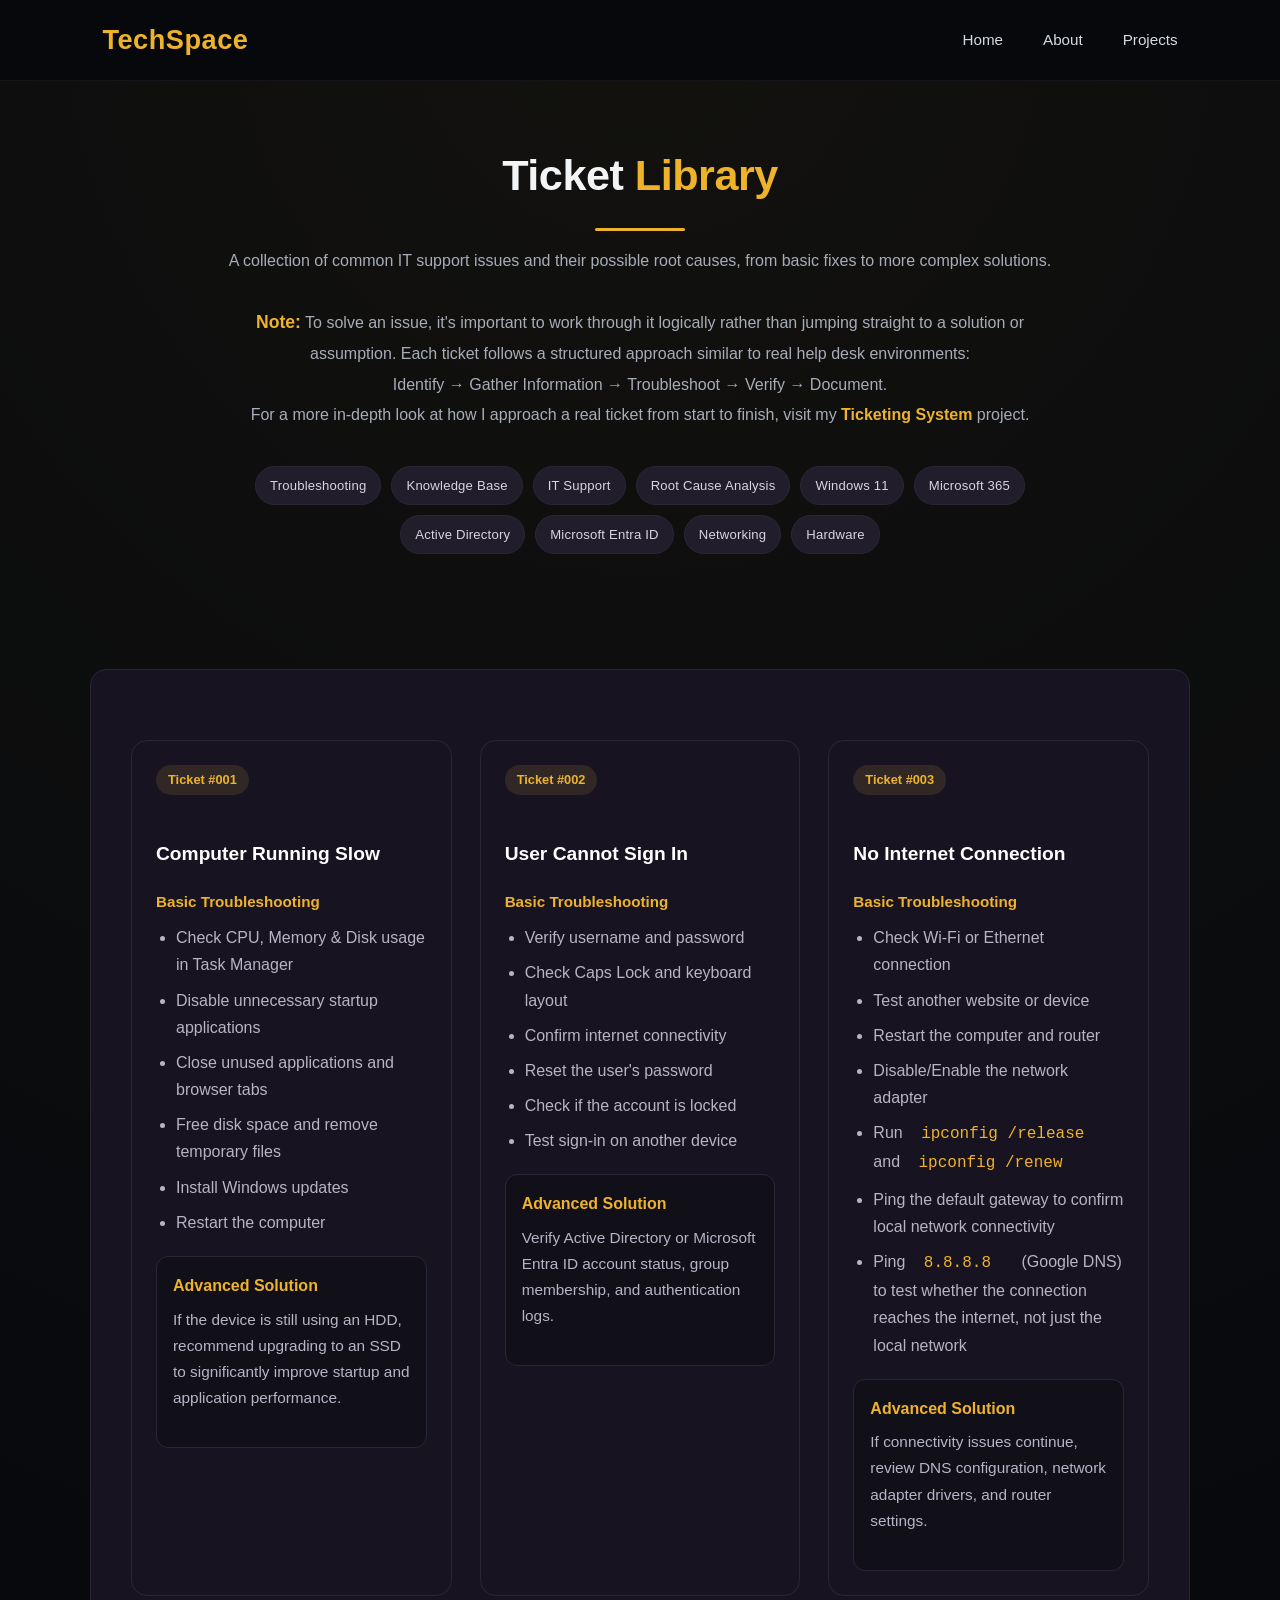
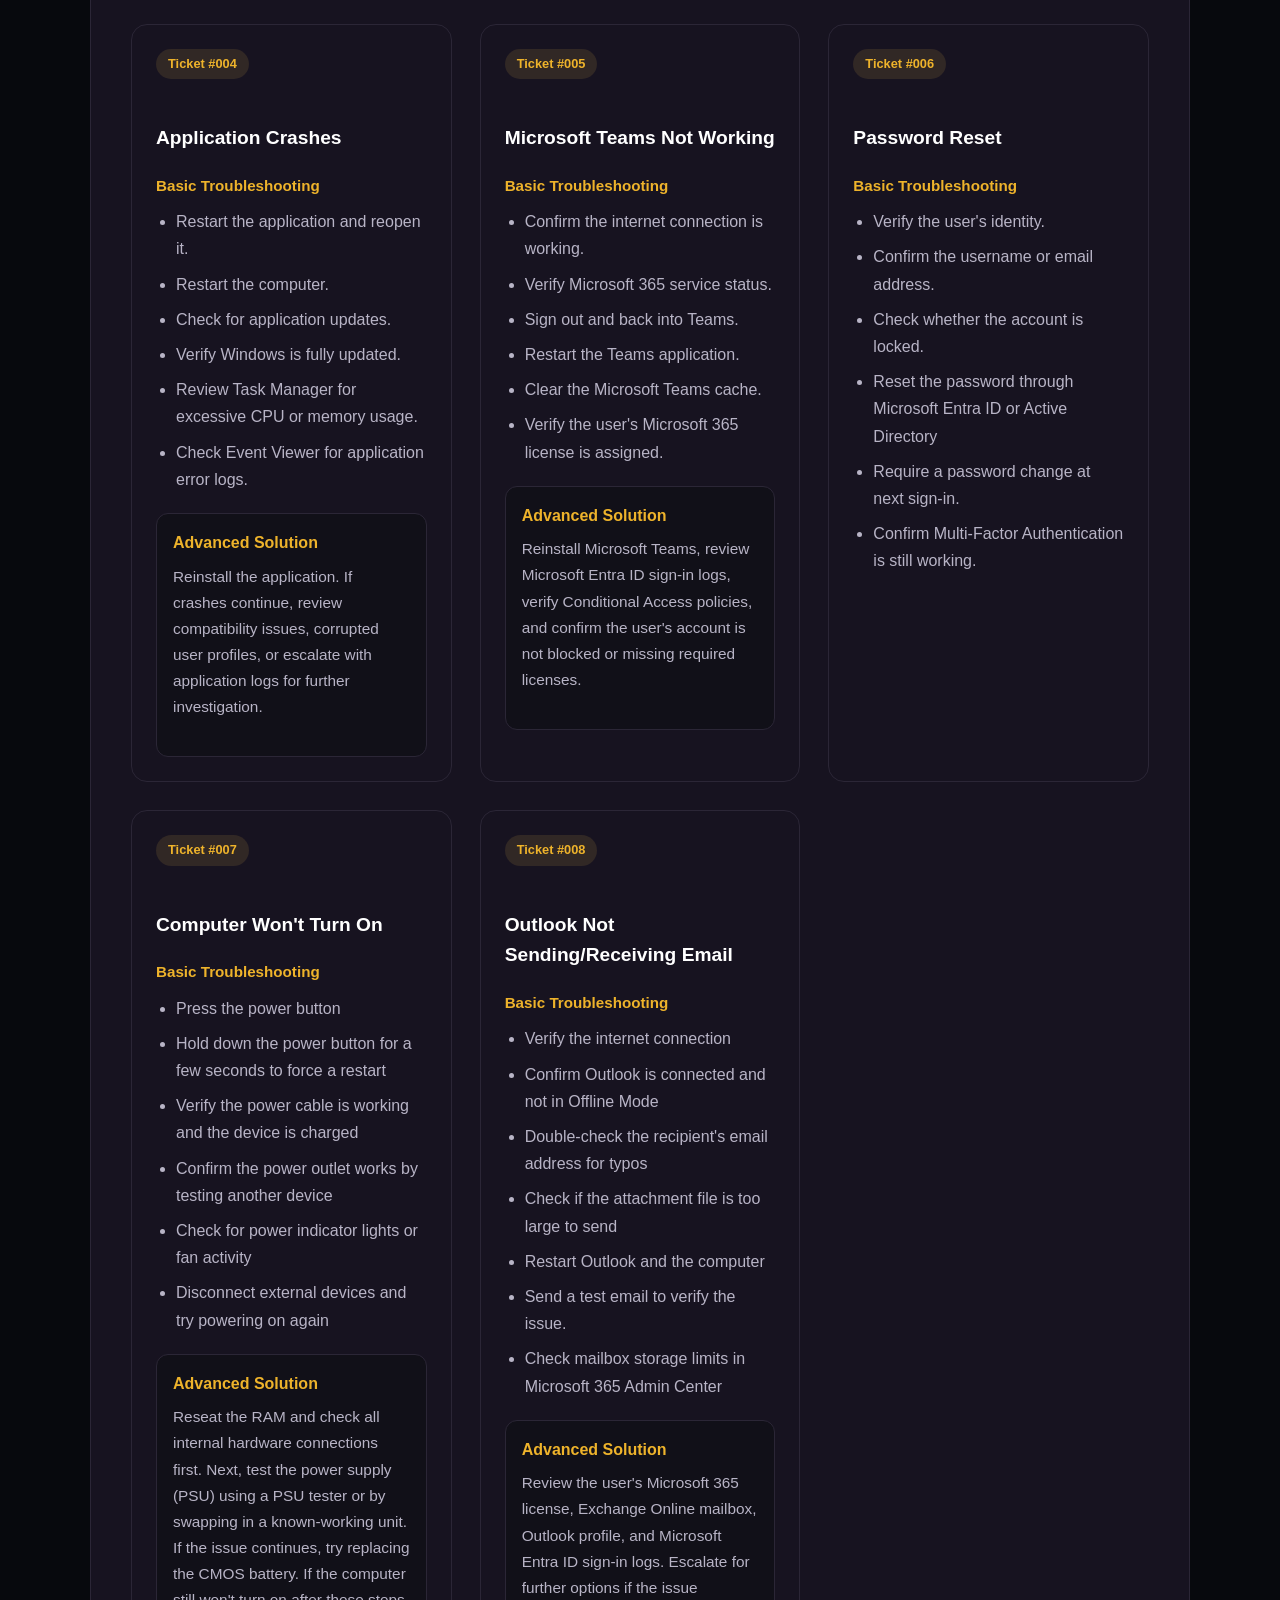
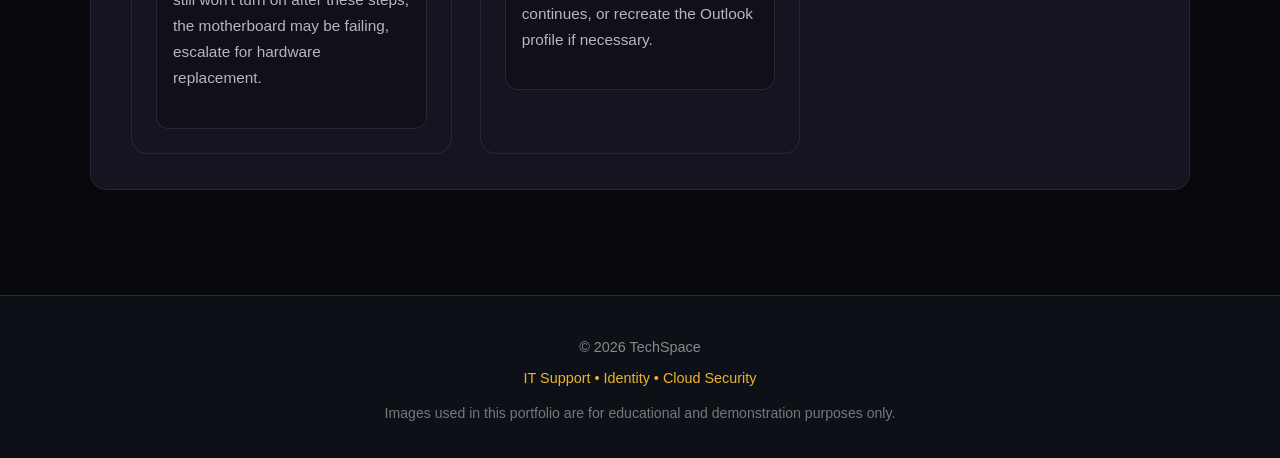
<file: tickets.html>
<!DOCTYPE html>
<html lang="en">

<head>
    <meta charset="UTF-8">
    <meta name="viewport" content="width=device-width, initial-scale=1.0">
    <title>welcome to my tech space</title>
    <link rel="stylesheet" href="./css/style.css">
</head>

<body>


    <nav class="navbar">

        <a href="index.html" class="logo">TechSpace</a>

        <button class="menu-toggle" id="menu-toggle">
            ☰
        </button>

        <ul id="nav-links">
            <li><a href="index.html">home</a></li>
            <li><a href="about.html">about</a></li>
            <li><a href="projects.html">projects</a></li>
        </ul>

    </nav>

            <section class="project-container">


    <h1 class="project-title">
        Ticket <span class="gold-text">Library</span>
    </h1>
    <p class="project-intro">
        A collection of common IT support issues and their possible root causes, from basic fixes to more
        complex solutions.
    </p>

    <p class="project-intro">
        <strong class="note-label gold-text">Note:</strong> To solve an issue, it's important to work through it
        logically
        rather than jumping straight to a solution or assumption. Each ticket follows a structured approach
        similar to real help desk environments: <br>
        Identify → Gather Information → Troubleshoot → Verify → Document. <br>
        For a more in-depth look at how I approach a real ticket from start to finish, visit my
        <a href="spiceworks.html"><strong><span class="gold-text">Ticketing System</span></strong></a> project.
    </p>



    <div class="tech-stack">

        <span>Troubleshooting</span>
        <span>Knowledge Base</span>
        <span>IT Support</span>
        <span>Root Cause Analysis</span>
        <span>Windows 11</span>
        <span>Microsoft 365</span>
        <span>Active Directory</span>
        <span>Microsoft Entra ID</span>
        <span>Networking</span>
        <span>Hardware</span>

    </div>

</section>


    <section class="project-section">

        <div class="ticket-grid">

            <!-- Ticket 1 -->
            <div class="ticket-mini-card">

                <span class="ticket-number">Ticket #001</span>

                <h3>Computer Running Slow</h3>

                <h4>Basic Troubleshooting</h4>

                <ul class="ticket-list">
                    <li>Check CPU, Memory & Disk usage in Task Manager</li>
                    <li>Disable unnecessary startup applications</li>
                    <li>Close unused applications and browser tabs</li>
                    <li>Free disk space and remove temporary files</li>
                    <li>Install Windows updates</li>
                    <li>Restart the computer</li>
                </ul>

                <div class="ticket-solution">
                    <strong>Advanced Solution</strong>
                    <p>
                        If the device is still using an HDD, recommend upgrading to
                        an SSD to significantly improve startup and application
                        performance.
                    </p>
                </div>

            </div>

            <!-- Ticket 2 -->
            <div class="ticket-mini-card">

                <span class="ticket-number">Ticket #002</span>

                <h3>User Cannot Sign In</h3>

                <h4>Basic Troubleshooting</h4>

                <ul class="ticket-list">
                    <li>Verify username and password</li>
                    <li>Check Caps Lock and keyboard layout</li>
                    <li>Confirm internet connectivity</li>
                    <li>Reset the user's password</li>
                    <li>Check if the account is locked</li>
                    <li>Test sign-in on another device</li>
                </ul>

                <div class="ticket-solution">
                    <strong>Advanced Solution</strong>
                    <p>
                        Verify Active Directory or Microsoft Entra ID account
                        status, group membership, and authentication logs.
                    </p>
                </div>

            </div>

            <!-- Ticket 3 -->
            <div class="ticket-mini-card">

                <span class="ticket-number">Ticket #003</span>

                <h3>No Internet Connection</h3>

                <h4>Basic Troubleshooting</h4>

                <ul class="ticket-list">
                    <li>Check Wi-Fi or Ethernet connection</li>
                    <li>Test another website or device</li>
                    <li>Restart the computer and router</li>
                    <li>Disable/Enable the network adapter</li>
                    <li>Run <code>ipconfig /release</code> and <code>ipconfig /renew</code></li>
                    <li>Ping the default gateway to confirm local network connectivity</li>
                    <li>Ping <code>8.8.8.8</code> (Google DNS) to test whether the connection reaches the internet, not
                        just the local network</li>

                </ul>

                <div class="ticket-solution">
                    <strong>Advanced Solution</strong>
                    <p>
                        If connectivity issues continue, review DNS configuration, network adapter drivers, and router
                        settings.
                    </p>
                </div>

            </div>


            <div class="ticket-mini-card">

                <span class="ticket-number">Ticket #004</span>

                <h3>Application Crashes</h3>

                <h4>Basic Troubleshooting</h4>

                <ul class="ticket-list">
                    <li>Restart the application and reopen it.</li>
                    <li>Restart the computer.</li>
                    <li>Check for application updates.</li>
                    <li>Verify Windows is fully updated.</li>
                    <li>Review Task Manager for excessive CPU or memory usage.</li>
                    <li>Check Event Viewer for application error logs.</li>
                </ul>

                <div class="ticket-solution">
                    <strong>Advanced Solution</strong>
                    <p>
                        Reinstall the application. If crashes continue,
                        review compatibility issues, corrupted user profiles, or
                        escalate with application logs for further investigation.
                    </p>
                </div>

            </div>


            <div class="ticket-mini-card">

                <span class="ticket-number">Ticket #005</span>

                <h3>Microsoft Teams Not Working</h3>

                <h4>Basic Troubleshooting</h4>

                <ul class="ticket-list">
                    <li>Confirm the internet connection is working.</li>
                    <li>Verify Microsoft 365 service status.</li>
                    <li>Sign out and back into Teams.</li>
                    <li>Restart the Teams application.</li>
                    <li>Clear the Microsoft Teams cache.</li>
                    <li>Verify the user's Microsoft 365 license is assigned.</li>
                </ul>

                <div class="ticket-solution">
                    <strong>Advanced Solution</strong>
                    <p>
                        Reinstall Microsoft Teams, review Microsoft Entra ID sign-in
                        logs, verify Conditional Access policies, and confirm the
                        user's account is not blocked or missing required licenses.
                    </p>
                </div>

            </div>


            <div class="ticket-mini-card">

                <span class="ticket-number">Ticket #006</span>

                <h3>Password Reset</h3>

                <h4>Basic Troubleshooting</h4>

                <ul class="ticket-list">
                    <li>Verify the user's identity.</li>
                    <li>Confirm the username or email address.</li>
                    <li>Check whether the account is locked.</li>
                    <li>Reset the password through Microsoft Entra ID or Active Directory</li>
                    <li>Require a password change at next sign-in.</li>
                    <li>Confirm Multi-Factor Authentication is still working.</li>
                </ul>


            </div>

            <div class="ticket-mini-card">

                <span class="ticket-number">Ticket #007</span>

                <h3>Computer Won't Turn On</h3>

                <h4>Basic Troubleshooting</h4>

                <ul class="ticket-list">
                    <li>Press the power button</li>
                    <li>Hold down the power button for a few seconds to force a restart</li>
                    <li>Verify the power cable is working and the device is charged</li>
                    <li>Confirm the power outlet works by testing another device</li>
                    <li>Check for power indicator lights or fan activity</li>
                    <li>Disconnect external devices and try powering on again</li>
                </ul>

                <div class="ticket-solution">
                    <strong>Advanced Solution</strong>
                    <p>
                        Reseat the RAM and check all internal hardware connections first. Next, test the power supply
                        (PSU)
                        using a PSU tester or by swapping in a known-working unit. If the issue continues, try replacing
                        the
                        CMOS battery. If the computer still won't turn on after these steps, the motherboard may be
                        failing,
                        escalate for hardware replacement.
                    </p>
                </div>

            </div>

            <div class="ticket-mini-card">

                <span class="ticket-number">Ticket #008</span>

                <h3>Outlook Not Sending/Receiving Email</h3>

                <h4>Basic Troubleshooting</h4>

                <ul class="ticket-list">

                    <li>Verify the internet connection</li>
                    <li>Confirm Outlook is connected and not in Offline Mode</li>
                    <li>Double-check the recipient's email address for typos</li>
                    <li>Check if the attachment file is too large to send</li>
                    <li>Restart Outlook and the computer</li>
                    <li>Send a test email to verify the issue.</li>
                    <li>Check mailbox storage limits in Microsoft 365 Admin Center </li>
                </ul>

                <div class="ticket-solution">
                    <strong>Advanced Solution</strong>
                    <p>
                        Review the user's Microsoft 365 license, Exchange Online mailbox,
                        Outlook profile, and Microsoft Entra ID sign-in logs. Escalate for further options if the issue
                        continues, or recreate the Outlook profile if necessary.
                    </p>
                </div>

            </div>



        </div>
    </section>


    <footer class="site-footer">
        <p>© 2026 TechSpace</p>
        <p class="footer-sub">IT Support • Identity • Cloud Security</p>
        <p class="site-disclaimer">
            Images used in this portfolio are for educational and demonstration purposes only.
        </p>
    </footer>


    <div id="lightbox" class="lightbox">
        <span class="lightbox-close">&times;</span>
        <img class="lightbox-content" id="lightbox-img">
    </div>

    <script src="./js/script.js"></script>
</body>

</html>
</file>
<file: css/style.css>
:root{

    --bg:#07090d;
    --bg-secondary:#0d1117;

    --card:#11161d;

    --border:#232b35;

    --gold:#eeb32b;

    --text:#f3f4f6;

    --text-light:#a7adb8;

    --radius:16px;

}


*{

    margin:0;
    padding:0;
    box-sizing:border-box;

    font-family:sans-serif;

}

html{

    scroll-behavior:smooth;

}

body{

    min-height:100vh;

    display:flex;
    flex-direction:column;

    background:var(--bg);

    color:var(--text);

    line-height:1.6;

    background-image:
    radial-gradient(circle at top,
    rgba(238,179,43,.05),
    transparent 45%);

}

/* Remove underlines everywhere */

a{

    text-decoration:none;
    color:inherit;

}

img{

    display:block;
    max-width:100%;

}


/* ===========================
   NAVBAR
=========================== */


.navbar{

    display:flex;
    justify-content:space-between;
    align-items:center;

    padding:18px 8%;

    background:rgba(7,9,13,.96);
    backdrop-filter:blur(12px);

    border-bottom:1px solid rgba(255,255,255,.05);

    position:sticky;
    top:0;
    z-index:999;

}

.logo{

    color:var(--gold);

    font-size:1.7rem;
    font-weight:700;
    letter-spacing:.5px;

}

nav ul{

    display:flex;
    gap:40px;

    list-style:none;

}

nav a{

    color:#d6dae2;

    font-size:.95rem;
    font-weight:500;

    text-transform:capitalize;

    transition:.3s;

}

nav a:hover{

    color:var(--gold);

}

/* Hide hamburger on desktop */

.menu-toggle{

    display:none;

    background:none;
    border:none;

    color:white;

    font-size:2rem;

    cursor:pointer;

}


/* Mobile */

@media (max-width:768px){

    .menu-toggle{

        display:block;

    }

    nav ul{

        position:absolute;

        top:75px;
        left:0;

        width:100%;

        background:#11151d;

        display:none;

        flex-direction:column;

        gap:0;

        border-top:1px solid #2b2636;

    }

    nav ul.active{

        display:flex;

    }

    nav ul li{

        width:100%;

        border-bottom:1px solid rgba(255,255,255,.05);

    }

    nav ul li a{

        display:block;

        padding:18px;

        text-align:center;

    }

}


/* ===========================
   MAIN
=========================== */

main{

    flex:1;

}


/* ===========================
   HERO
=========================== */

.hero{

    width:min(1100px,90%);

    margin:auto;

    text-align:center;

    padding:110px 0 90px;

}

.home-title{

    font-size:3.2rem;

    font-weight:700;

    line-height:1.2;

    margin-bottom:25px;

}

.home-title::after{

    content:"";

    display:block;

    width:120px;

    height:4px;

    background:var(--gold);

    margin:24px auto;

    border-radius:50px;

}

.home-intro{

    max-width:760px;

    margin:auto;

    font-size:1rem;

    color:var(--text-light);

    line-height:1.9;

}


/* ===========================
   BUTTON
=========================== */

.button-container{

    margin-top:50px;

}

.home-button{

    display:inline-block;

    background:var(--gold);

    color:#111;

    padding:14px 34px;

    border-radius:10px;

    font-weight:600;

    transition:.3s;

}

.home-button:hover{

    transform:translateY(-3px);

    box-shadow:0 10px 25px rgba(238,179,43,.18);

}


/* ===========================
   SECTION HEADINGS
=========================== */

h2{

    text-align:center;

    font-size:2.2rem;

    font-weight:700;

    margin-bottom:45px;

}


/* ===========================
   LATEST PROJECTS
=========================== */

.latest-projects{

    width:min(1200px,92%);

    margin:auto;

    padding:100px 0;

}

.home-project-grid{

    display:grid;

    grid-template-columns:repeat(auto-fit,minmax(320px,1fr));

    gap:30px;

}

.home-project-card{

    background:var(--card);

    border:1px solid var(--border);

    border-radius:var(--radius);

    overflow:hidden;

    transition:.3s;

}

.home-project-card:hover{

    transform:translateY(-6px);

    border-color:var(--gold);

    box-shadow:0 15px 35px rgba(0,0,0,.35);

}

.home-project-card img{

    width:100%;

    height:220px;

    object-fit:cover;

    transition:.35s;

}

.home-project-card:hover img{

    transform:scale(1.03);

}

.home-project-card h3{

    padding:22px;

    font-size:1.25rem;

    font-weight:700;

}

.home-project-card h3::after{

    content:"";

    display:block;

    width:60px;

    height:3px;

    background:var(--gold);

    margin-top:15px;

    border-radius:50px;

}


/* ===========================
   SKILLS
=========================== */

.skills-section{

    width:min(1200px,92%);

    margin:100px auto;

}

.skills-grid{

    display:grid;

    grid-template-columns:repeat(auto-fit,minmax(300px,1fr));

    gap:30px;

}

.skill-card{

    background:var(--card);

    border:1px solid var(--border);

    border-radius:var(--radius);

    padding:30px;

    transition:.3s;

}

.skill-card:hover{

    transform:translateY(-6px);

    border-color:var(--gold);

    box-shadow:0 15px 35px rgba(0,0,0,.35);

}

.skill-card h3{

    color:var(--gold);

    font-size:1.2rem;

    font-weight:700;

    margin-bottom:18px;

}

.skill-card p{

    color:var(--text-light);

    font-size:.95rem;

    line-height:1.8;

}


/* ===========================
   CERTIFICATIONS
=========================== */

.certifications-section{

    width:min(1200px,92%);

    margin:100px auto;

}

.cert-grid{

    display:grid;

    grid-template-columns:repeat(auto-fit,minmax(250px,1fr));

    gap:30px;

}

.cert-card{

    background:var(--card);

    border:1px solid var(--border);

    border-radius:var(--radius);

    padding:35px;

    text-align:center;

    transition:.3s;

}

.cert-card:hover{

    transform:translateY(-6px);

    border-color:var(--gold);

    box-shadow:0 15px 35px rgba(0,0,0,.35);

}

.cert-card h3{

    font-size:1.1rem;

    font-weight:700;

    margin-bottom:15px;

}

.cert-card span{

    color:var(--gold);

    font-size:.95rem;

    font-weight:500;

}


/* ===========================
   FOOTER
=========================== */

footer{

    margin-top:60px;

    padding:25px;

    text-align:center;

    font-size:.9rem;

    color:#8f98a6;

    border-top:1px solid rgba(255,255,255,.05);

    background:var(--bg-secondary);

}




/* ===========================
   PROJECT PAGE
=========================== */

.projects-page{

    width:min(1250px,92%);

    margin:auto;

    padding:70px 0 110px;

}

.projects-title{

    text-align:center;

    font-size:3rem;

    font-weight:700;

    margin-bottom:18px;

}

.projects-subtitle{

    max-width:720px;

    margin:0 auto 70px;

    text-align:center;

    color:var(--text-light);

    line-height:1.8;

    font-size:1rem;

}

.projects-grid{

    display:grid;

    grid-template-columns:repeat(auto-fit,minmax(360px,1fr));

    gap:35px;

}

.project-card{

    background:var(--card);

    border:1px solid var(--border);

    border-radius:16px;

    overflow:hidden;

    transition:.3s;

    color:var(--text);

}

.project-card:hover{

    transform:translateY(-6px);

    border-color:var(--gold);

    box-shadow:0 15px 35px rgba(0,0,0,.35);

}

.project-card img{

    width:100%;

    height:230px;

    object-fit:cover;

}

.project-content{

    padding:26px;

}

.project-content h3{

    font-size:1.35rem;

    font-weight:700;

    margin-bottom:14px;

    line-height:1.35;

}

.project-content p{

    color:var(--text-light);

    font-size:.95rem;

    line-height:1.75;

    margin-bottom:20px;

}

.project-tags{

    display:flex;

    flex-wrap:wrap;

    gap:8px;

}

.project-tags span{

    background:rgba(255,255,255,.05);

    border:1px solid rgba(255,255,255,.08);

    color:#cfd4dc;

    font-size:.75rem;

    font-weight:500;

    padding:5px 11px;

    border-radius:999px;

    user-select:none;

}

/*=================================================
        ENTERPRISE PROJECT PAGE
=================================================*/

.project-container{

    width:min(900px,92%);
    margin:60px auto 70px;
    text-align:center;

}

.project-title{

    font-size:2.7rem;
    font-weight:700;
    margin-bottom:20px;
    letter-spacing:-0.5px;

}

.project-title::after{

    content:"";
    display:block;
    width:90px;
    height:3px;
    background:#eeb32b;
    margin:18px auto 0;
    border-radius:50px;

}

.project-intro{

    max-width:820px;
    margin:auto;
    color:var(--text-light);
    line-height:1.9;
    font-size:1rem;

}


/*=================================================
                    Sections
=================================================*/

.project-section{

    width:min(1100px,92%);
    margin:45px auto;
    padding:35px 40px;

    background:#171320;

    border:1px solid #2b2636;

    border-radius:16px;

}

.project-section h2{

    font-size:1.7rem;
    margin-bottom:18px;
    color:white;

}

.project-section h3{

    font-size:1.2rem;
    color:white;
    margin:30px 0 15px;

}

.project-section h4{

    font-size:1rem;
    margin-bottom:8px;

}

.project-section p{

    color:#b8b4c6;
    line-height:1.8;
    font-size:.96rem;
    margin-bottom:18px;

}


/*=================================================
                Employee Cards
=================================================*/

.role-grid{

    display:grid;
    grid-template-columns:repeat(auto-fit,minmax(185px,1fr));
    gap:18px;
    margin:28px 0;

}

.role-card{

    background:#211d2b;

    border:1px solid #2b2636;

    border-radius:12px;

    padding:18px;

    transition:.25s;

}

.role-card:hover{

    border-color:#eeb32b;

    transform:translateY(-3px);

}

.role-card h4{

    color:#eeb32b;

    font-size:1rem;

    margin-bottom:10px;

    font-weight:700;

}

.role-card p{

    color:#d6d2df;

    font-size:.9rem;

    line-height:1.6;

    margin:0;

}


/*=================================================
            Membership Cards
=================================================*/

.membership-grid{

    display:grid;

    grid-template-columns:repeat(auto-fit,minmax(280px,1fr));

    gap:18px;

    margin:28px 0;

}

.membership-box{

    background:#211d2b;

    border:1px solid #2b2636;

    border-radius:12px;

    padding:22px;

}

.membership-box h3{

    color:#eeb32b;

    margin-top:0;

    margin-bottom:12px;

}

.membership-box p{

    margin:0;

}


/*=================================================
                Image Gallery
=================================================*/
/*=================================================
                Image Gallery
=================================================*/

.lab-gallery{

    display:grid;

    grid-template-columns:repeat(3,1fr);

    gap:20px;

    margin:30px 0;

}

.lab-gallery img{

    width:100%;

    height:240px;

    object-fit:cover;

    object-position:top;

    display:block;

    border-radius:10px;

    border:1px solid #2b2636;

    background:#171320;

    transition:.25s ease;

    cursor:pointer;

}

.lab-gallery img:hover{

    transform:scale(1.03);

    border-color:#eeb32b;

    box-shadow:0 10px 25px rgba(0,0,0,.35);

}

.lab-gallery figure{

    margin:0;

}

.lab-gallery figcaption{

    margin-top:10px;

    color:#9d9aa8;

    font-size:.82rem;

    line-height:1.5;

    text-align:center;

}


/*=================================================
                Bullet Lists
=================================================*/

.bullet-list{

    margin:20px 0 25px 22px;

    color:#b8b4c6;

}

.bullet-list li{

    margin-bottom:10px;

    line-height:1.8;

}


/*=================================================
                    Button
=================================================*/





.project-btn{
    display:inline-flex;
    align-items:center;
    gap:8px;
    padding:13px 26px;
    background:#171320;
    color:#eeb32b;
    text-decoration:none;
    border-radius:999px;   /* ← changed from 10px to make it fully round */
    border:1px solid #2b2636;
    font-weight:600;
    transition:.3s;
}

.project-btn:hover{
    border-color:#eeb32b;
    background:#211d2b;
    gap:12px;
}
.project-btn{
    display:flex;              /* changed from inline-flex */
    align-items:center;
    justify-content:center;    /* centers content inside the button */
    width:fit-content;         /* keeps button sized to its content, not full width */
    margin:35px auto 0;        /* centers the button itself within its parent */
    gap:8px;
    padding:13px 26px;
    background:#171320;
    color:#eeb32b;
    text-decoration:none;
    border-radius:999px;
    border:1px solid #2b2636;
    font-weight:600;
    transition:.3s;
}
/*=================================================
                Horizontal Rule
=================================================*/

hr{

    border:none;

    border-top:1px solid #2b2636;

    margin:40px 0;

}


/*=================================================
                    Footer
=================================================*/

.site-footer{

    text-align:center;

    padding:40px;

    border-top:1px solid #2b2636;

    color:#888;

}

.footer-sub{

    margin-top:8px;

    color:#eeb32b;

}

.site-disclaimer{

    margin-top:12px;

    font-size:.88rem;

    color:#777;

}


/*=================================================
                Lightbox
=================================================*/

.lightbox{

    display:none;

    position:fixed;

    inset:0;

    background:rgba(0,0,0,.92);

    justify-content:center;

    align-items:center;

    z-index:9999;

}

.lightbox-content{

    max-width:92%;

    max-height:92%;

    border-radius:12px;

}

.lightbox-close{

    position:absolute;

    right:40px;

    top:20px;

    color:white;

    font-size:3rem;

    cursor:pointer;

}


/*=================================================
                Responsive
=================================================*/

@media(max-width:950px){

    .lab-gallery{

        grid-template-columns:repeat(2,1fr);

    }

}

@media(max-width:650px){

    .lab-gallery{

        grid-template-columns:1fr;

    }

    .project-section{

        padding:28px;

    }

    .project-title{

        font-size:2.1rem;

    }

}



/*==========================================
            Technologies Used
==========================================*/

.tech-stack{

    display:flex;

    flex-wrap:wrap;

    justify-content:center;

    gap:10px;

    margin-top:35px;

}

.tech-stack span{

    background:#211d2b;

    border:1px solid #2b2636;

    color:#d8d5e2;

    padding:8px 14px;

    border-radius:999px;

    font-size:.82rem;

    font-weight:500;

    letter-spacing:.2px;

}




/* entraId lab */
.two-column-grid{

    width:min(1100px,92%);

    margin:45px auto;

    display:grid;

    grid-template-columns:1fr 1fr;

    gap:22px;

}

@media(max-width:900px){

    .two-column-grid{

        grid-template-columns:1fr;

    }

}



.gold-text{

    color:#eeb32b;

}


/* Single screenshot */

.single-image{

    margin-top:25px;

}

.single-image figure{

    margin:0;

}

.single-image img{

    width:100%;

    max-width:700px;

    height:320px;

    object-fit:cover;

    object-position:top;

    display:block;

    margin:auto;

    border-radius:10px;

    border:1px solid #2b2636;

    transition:.25s;

}

.single-image img:hover{

    border-color:#eeb32b;

    transform:translateY(-3px);

}

.single-image figcaption{

    text-align:center;

    margin-top:12px;

    color:#9d9aa8;

    font-size:.82rem;

}

/* active directory */
/* AD-specific cards */

.gpo-simple{
    display:grid;
    grid-template-columns:repeat(auto-fit,minmax(260px,1fr));
    gap:24px;
    margin:35px 0;
}

.gpo-item{
    background:#211d2b;
    border:1px solid #2b2636;
    border-radius:16px;
    padding:24px;
    transition:.3s;
}

.gpo-item:hover{
    border-color:#eeb32b;
    transform:translateY(-4px);
}

.gpo-item h4{
    color:#eeb32b;
    margin-bottom:12px;
    font-size:1.1rem;
}

.gpo-highlight{
    display:inline-block;
    background:rgba(238,179,43,.12);
    color:#eeb32b;
    border:1px solid rgba(238,179,43,.3);
    padding:10px 18px;
    border-radius:999px;
    margin:16px 0 26px;
    font-weight:600;
}

code{
    background:#171320;
    color:#eeb32b;
    padding:8px 14px;
    border-radius:8px;
    margin-right:12px;
    font-family:Consolas, monospace;
}






/* spiceworks new css */
/* ==========================
   Resolution Summary
========================== */

.outcome-grid{

    display:grid;
    grid-template-columns:repeat(auto-fit,minmax(280px,1fr));
    gap:24px;
    margin-top:35px;

}

.outcome-card{

    background:#211d2b;
    border:1px solid rgba(255,255,255,.06);
    border-radius:16px;
    padding:28px;
    transition:.3s;

}

.outcome-card:hover{

    border-color:#eeb32b;
    transform:translateY(-5px);

}

.outcome-card h3{

    color:#eeb32b;
    font-size:1.15rem;
    margin-bottom:15px;
    font-weight:700;

}

.outcome-card p{

    color:#cfcfd6;
    line-height:1.8;
    font-size:.96rem;

}



/* spiceworks status cards */
.lifecycle-grid {
    display: grid;
    grid-template-columns: repeat(4, 1fr);
    gap: 20px; /* adjust to match your existing role-grid gap */
}

@media (max-width: 900px) {
    .lifecycle-grid {
        grid-template-columns: repeat(2, 1fr);
    }
}

@media (max-width: 600px) {
    .lifecycle-grid {
        grid-template-columns: 1fr;
    }
}




/* style for (documentation → investigation) */
/* Two cards */
/* Matches your project-section width */

.ticket-two-column{

    width:min(1100px,92%);
    margin:45px auto;

    display:grid;
    grid-template-columns:1fr 1fr;

    gap:20px;

}


/* Cards */

.two-ticket-card {

    background:#171320;

    border:1px solid #2b2636;

    border-radius:16px;

    padding:35px 40px;

}



.two-ticket-card h2{

    font-size:1.7rem;
    margin-bottom:18px;
    color:white;

}


.two-ticket-card p{

    color:#b8b4c6;
    line-height:1.8;
    font-size:.96rem;
    margin-bottom:18px;

}










/* Images */

.two-ticket-image{

    display:grid;
    gap:16px;

    grid-template-columns:repeat(auto-fit,minmax(220px,1fr));

    margin-top:22px;

}


/* 
.two-ticket-image img:hover{

    transform:scale(1.03);

    border-color:#eeb32b;

    box-shadow:0 10px 25px rgba(0,0,0,.35);

} */



.two-ticket-image figure{

    margin:0;

}

.two-ticket-image figcaption{

    margin-top:10px;

    color:#9d9aa8;

    font-size:.82rem;

    line-height:1.5;

    text-align:center;

}


/* .two-ticket-image img{

    width:100%;
    height:260px;

    object-fit:cover;
    object-position:center;

    border-radius:12px;

} */




.two-ticket-image img{

    width:100%;
    height:260px;

    object-fit:cover;
    object-position:center;

    border-radius:12px;
    border:1px solid #2b2636;
    transition:.25s ease;
    cursor:pointer;

}

.two-ticket-image img:hover{

    transform:scale(1.03);

    border-color:#eeb32b;

    box-shadow:0 10px 25px rgba(0,0,0,.35);

}


/* Mobile */

@media(max-width:900px){

.ticket-two-column{

    grid-template-columns:1fr;

}

}


.policy-grid{

    display:grid;
    grid-template-columns:repeat(auto-fit,minmax(240px,1fr));
    gap:22px;
    margin:30px 0;

}

.policy-card{

    background:#211d2b;
    border:1px solid #342d45;
    border-radius:14px;
    padding:24px;

    transition:.25s;

}

.policy-card:hover{

    transform:translateY(-4px);
    color:#eeb32b;

}

.policy-card h3{

    color:#c6a96a;
    margin-bottom:12px;
    font-size:1.05rem;

}

.policy-card p{

    margin:0;
    color:#c5c1d4;
    line-height:1.7;

}

.auth-strength-card{

    margin-top:25px;

    background:#211d2b;

    color:#eeb32b;

    border-radius:14px;

    padding:28px;

}

/* .safe-deployment-note {
    background: rgba(2, 2, 2, 0.08);
    border-left: 4px solid #6e6d6a;
    border-radius: 12px;
    padding: 20px 24px;
    margin: 28px 0;
}

.safe-deployment-note h4 {
    color: #eeb32b;
    font-size: 1rem;
    margin-bottom: 8px;
}

.safe-deployment-note p {
    color: #d6d2df;
    font-size: .92rem;
    line-height: 1.7;
    margin: 0;
} */

.safe-deployment-note {
    background: rgba(2, 2, 2, 0.08);
    /* border: 1px solid #3a33334d; */
    border-left: 4px solid #6e6d6a;
    border-radius: 12px;
    padding: 20px 24px;
    margin: 28px 0;
    transition: .25s;              /* ADD THIS */
}

.safe-deployment-note:hover {      /* ADD THIS whole block */
    border-left-color: #eeb32b;
    transform: translateX(4px);
}

.safe-deployment-note h4 {
    color: #eeb32b;
    font-size: 1rem;
    margin-bottom: 8px;
}

.safe-deployment-note p {
    color: #d6d2df;
    font-size: .92rem;
    line-height: 1.7;
    margin: 0;
}






.takeaway-list{

    list-style:none;
    margin:20px 0 0;
    padding:0;
    display:flex;
    flex-direction:column;
    gap:14px;

}

.takeaway-list li{

    background: rgba(2, 2, 2, 0.08);
    border-left: 4px solid #6e6d6a;
    border-radius: 12px;
    padding: 20px 24px;
    color:#d6d2df;
    font-size:.95rem;
    line-height:1.7;
    transition:.25s;

}

.takeaway-list li:hover{

    border-left-color: #eeb32b;
    transform: translateX(4px);

}



/* Only for MFA */

.security-list{
    margin-top:15px;
}

.security-list li{
    margin-bottom:10px;
}

.project-section span{

    color:#eeb32b;

}

/* About Page */

.project-title{

    text-align:center;
    margin-bottom:15px;

}

.project-intro{

    max-width:850px;
    margin:0 auto 30px;
    text-align:center;

}

.project-section h2 span{

    color:#eeb32b;

}

/* slightly larger spacing for About */

.project-section p{

    margin-bottom:20px;

}

/* make the cards feel more personal */

.role-card{

    min-height:145px;

}

/* Highlight box */

.highlight-box{

    margin-top:25px;
    padding:20px;

    background:#211d2b;

    border:1px solid #2b2636;

    border-left:4px solid #d6b36a;

    border-radius:12px;

    color:#d7d4df;

    line-height:1.8;

}





/* ===========================
   LATEST PROJECTS SLIDER
=========================== */

.project-slider-viewport{

    overflow:hidden;
    width:min(1200px,92%);
    margin:auto;

}

.project-slider-track{

    display:flex;
    gap:30px;
    transition:transform .4s ease;

}

.project-slider-track .home-project-card{

    flex:0 0 calc((100% - 60px) / 3);

}

.slider-controls{

    display:flex;
    align-items:center;
    justify-content:center;
    gap:20px;
    margin-top:40px;

}

.slider-arrow{

    width:44px;
    height:44px;
    border-radius:50%;
    border:1px solid var(--border);
    background:transparent;
    color:var(--text);
    font-size:1.4rem;
    cursor:pointer;
    display:flex;
    align-items:center;
    justify-content:center;
    transition:.25s;

}

.slider-arrow:hover{

    border-color:var(--gold);
    color:var(--gold);

}

.slider-dots{

    display:flex;
    align-items:center;
    gap:10px;

}

.slider-dot{

    width:9px;
    height:9px;
    border-radius:50%;
    background:#4a4f58;
    cursor:pointer;
    transition:.25s;

}

.slider-dot.active{

    background:var(--gold);

}

@media(max-width:900px){

    .project-slider-track .home-project-card{
        flex:0 0 calc((100% - 30px) / 2);
    }

}

@media(max-width:600px){

    .project-slider-track .home-project-card{
        flex:0 0 100%;
    }

}



.back-home{

    display:inline-flex;
    align-items:center;
    gap:6px;
    color:var(--text-light);
    font-size:.9rem;
    font-weight:500;
    margin-bottom:30px;
    transition:.25s;

}

.back-home:hover{

    color:var(--gold);
    transform:translateX(-3px);

}


.os-gallery img{

    height:280px;

    object-fit:cover;

    object-position:top;

}


.gallery-four{

    grid-template-columns:repeat(4,1fr);

}

@media(max-width:950px){

    .gallery-four{

        grid-template-columns:repeat(2,1fr);

    }

}

@media(max-width:650px){

    .gallery-four{

        grid-template-columns:1fr;

    }

}






/* Responsive fallback */
/* @media (max-width: 900px) {
  .gpo-simple {
    grid-template-columns: 1fr;
  }
}  */


/* Lightbox background */
.lightbox {
  display: none;
  position: fixed;
  z-index: 999;
  padding-top: 60px;
  left: 0;
  top: 0;
  width: 100%;
  height: 100%;
  background-color: rgba(0, 0, 0, 0.85);
}

/* Enlarged image */
.lightbox-content {
  display: block;
  margin: auto;
  max-width: 85%;
  max-height: 80%;
  border-radius: 6px;
}

/* Close button */
.lightbox-close {
  position: absolute;
  top: 20px;
  right: 40px;
  color: #ffffff;
  font-size: 35px;
  font-weight: 300;
  cursor: pointer;
}

/* Cursor pointer on thumbnails */
.lab-gallery img {
  cursor: pointer;
  transition: 0.2s ease;
}

.lab-gallery img:hover {
  opacity: 0.85;
}




/* mini tickets */
.ticket-grid{
    display:grid;
    grid-template-columns:repeat(auto-fit,minmax(320px,1fr));
    gap:28px;
    margin-top:35px;
}

.ticket-mini-card{
    background:#171320;
    border:1px solid #2b2636;
    border-radius:16px;
    padding:24px;
    transition:.25s ease;
}

.ticket-mini-card:hover{
    transform:translateY(-6px);
    border-color:var(--gold);
}

.ticket-number{
    display:inline-block;
    padding:5px 12px;
    border-radius:30px;
    background:rgba(233,185,73,.12);
    color:var(--gold);
    font-size:.8rem;
    font-weight:600;
    margin-bottom:14px;
}

.ticket-mini-card h3{
    color:white;
    font-size:1.2rem;
    margin-bottom:18px;
}

.ticket-mini-card h4{
    color:var(--gold);
    font-size:.95rem;
    margin:20px 0 10px;
}

.ticket-list{
    margin-left:20px;
}

.ticket-list li{
    color:#b8b4c6;
    line-height:1.7;
    margin-bottom:8px;
}

.ticket-solution{
    margin-top:20px;
    padding:16px;
    border-radius:12px;
    background:#111018;
    border:1px solid #2b2636;
}

.ticket-solution strong{
    color:var(--gold);
    display:block;
    margin-bottom:8px;
}

.ticket-solution p{
    color:#b8b4c6;
    line-height:1.7;
}

.note-label{

    font-size:1.1rem;
    font-weight:800;
    color:#eeb32b;

}
</file>
